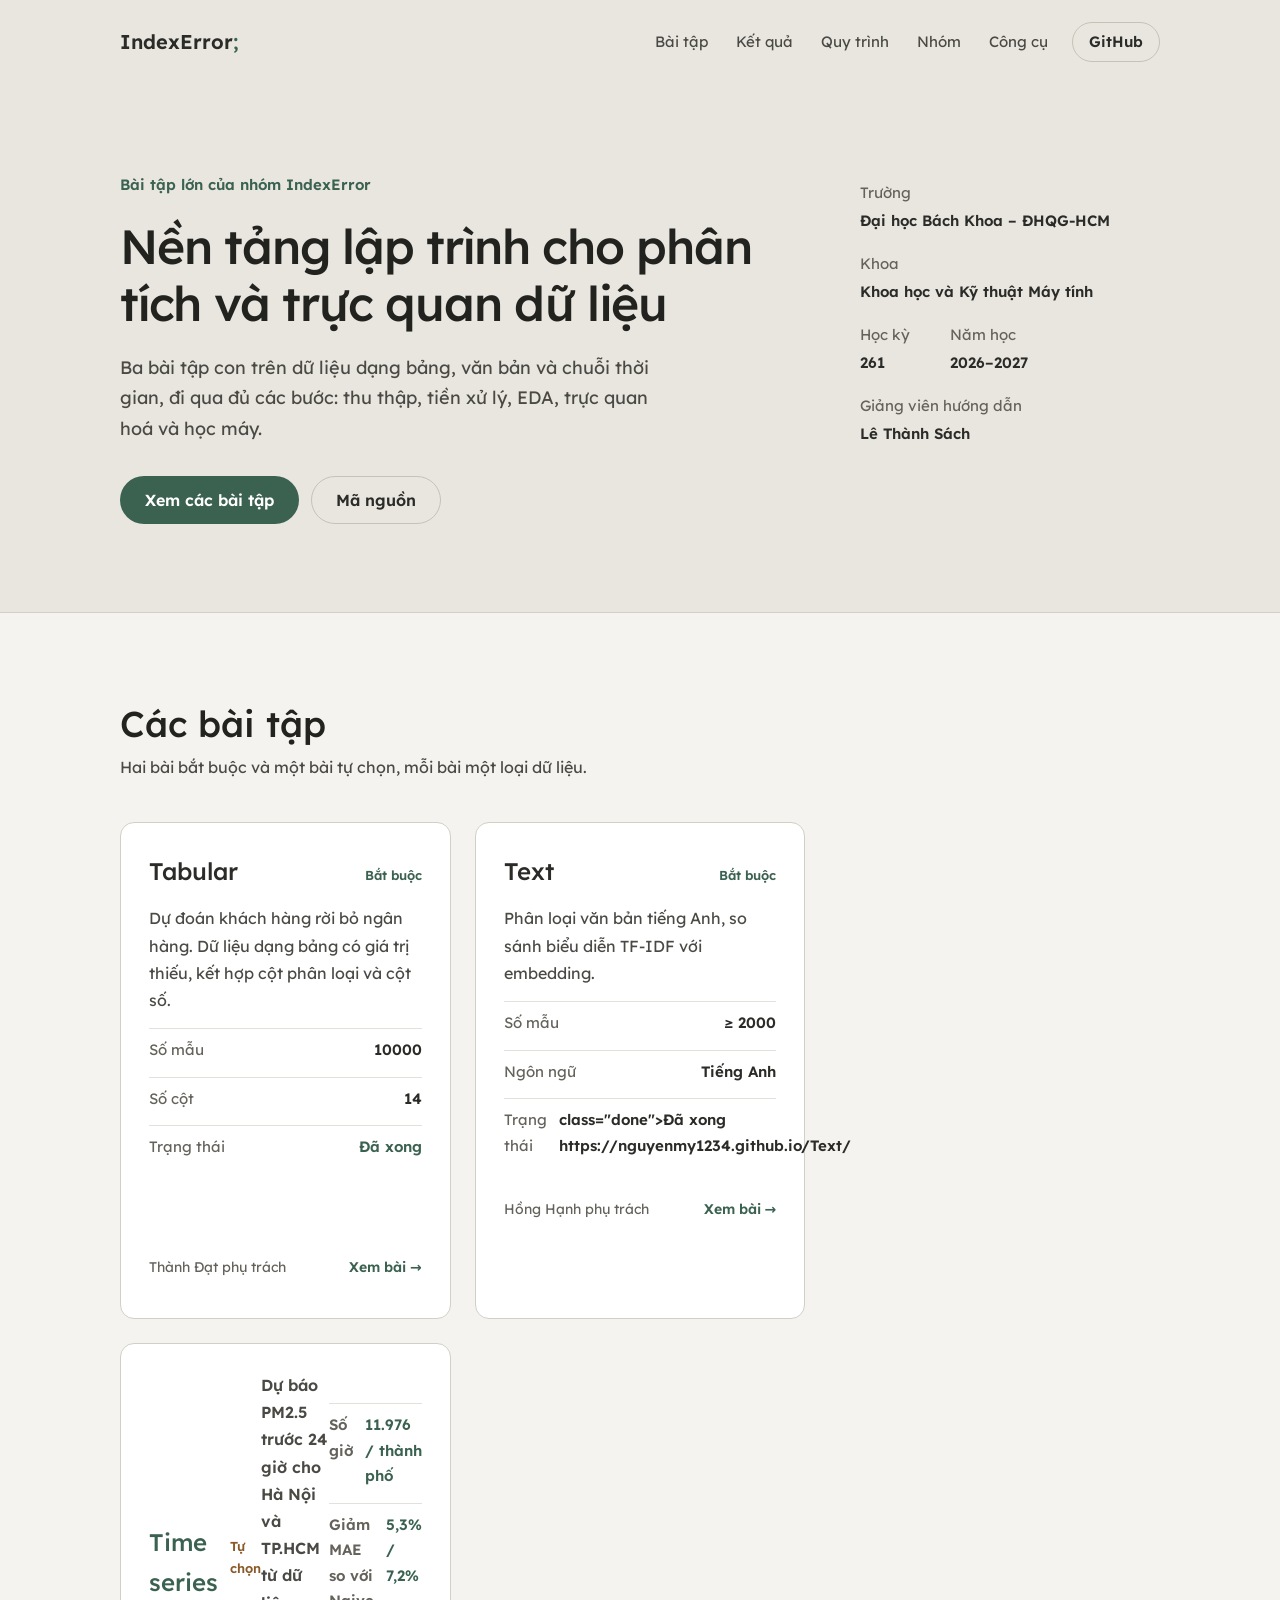
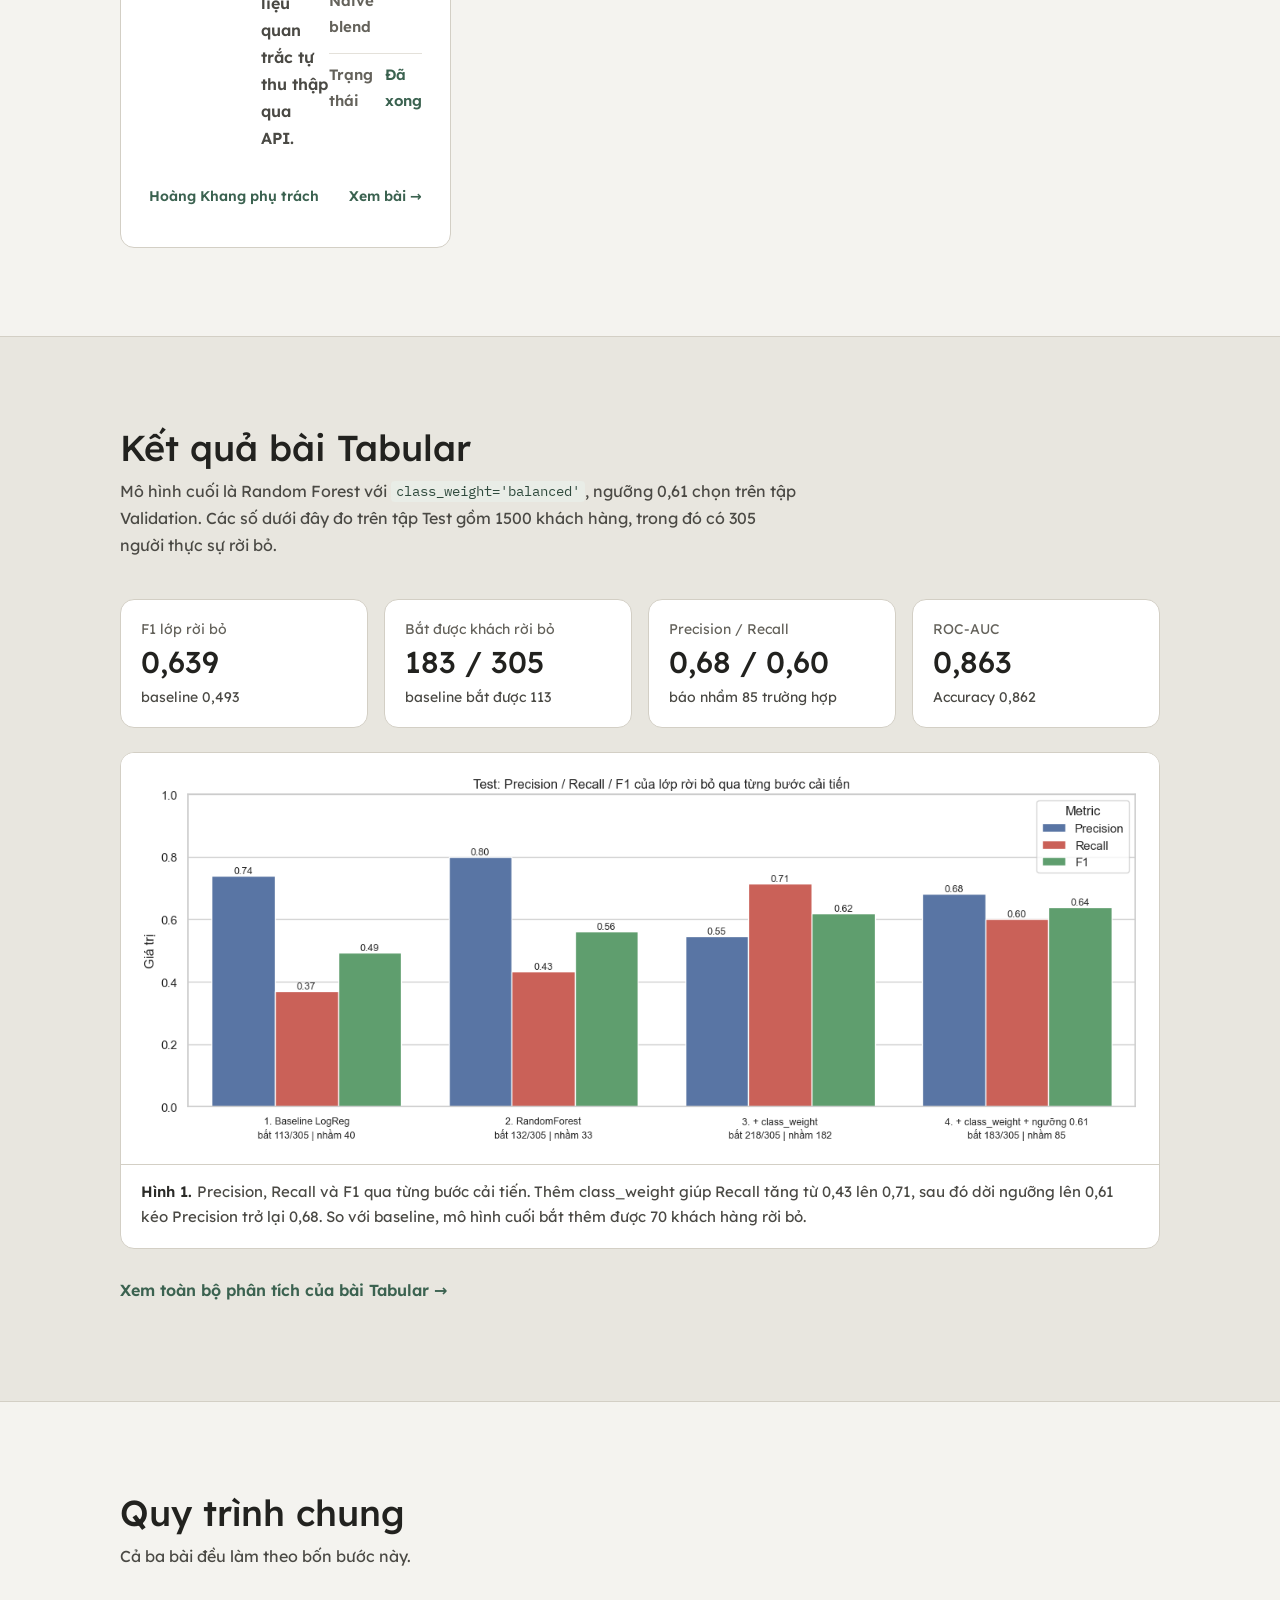
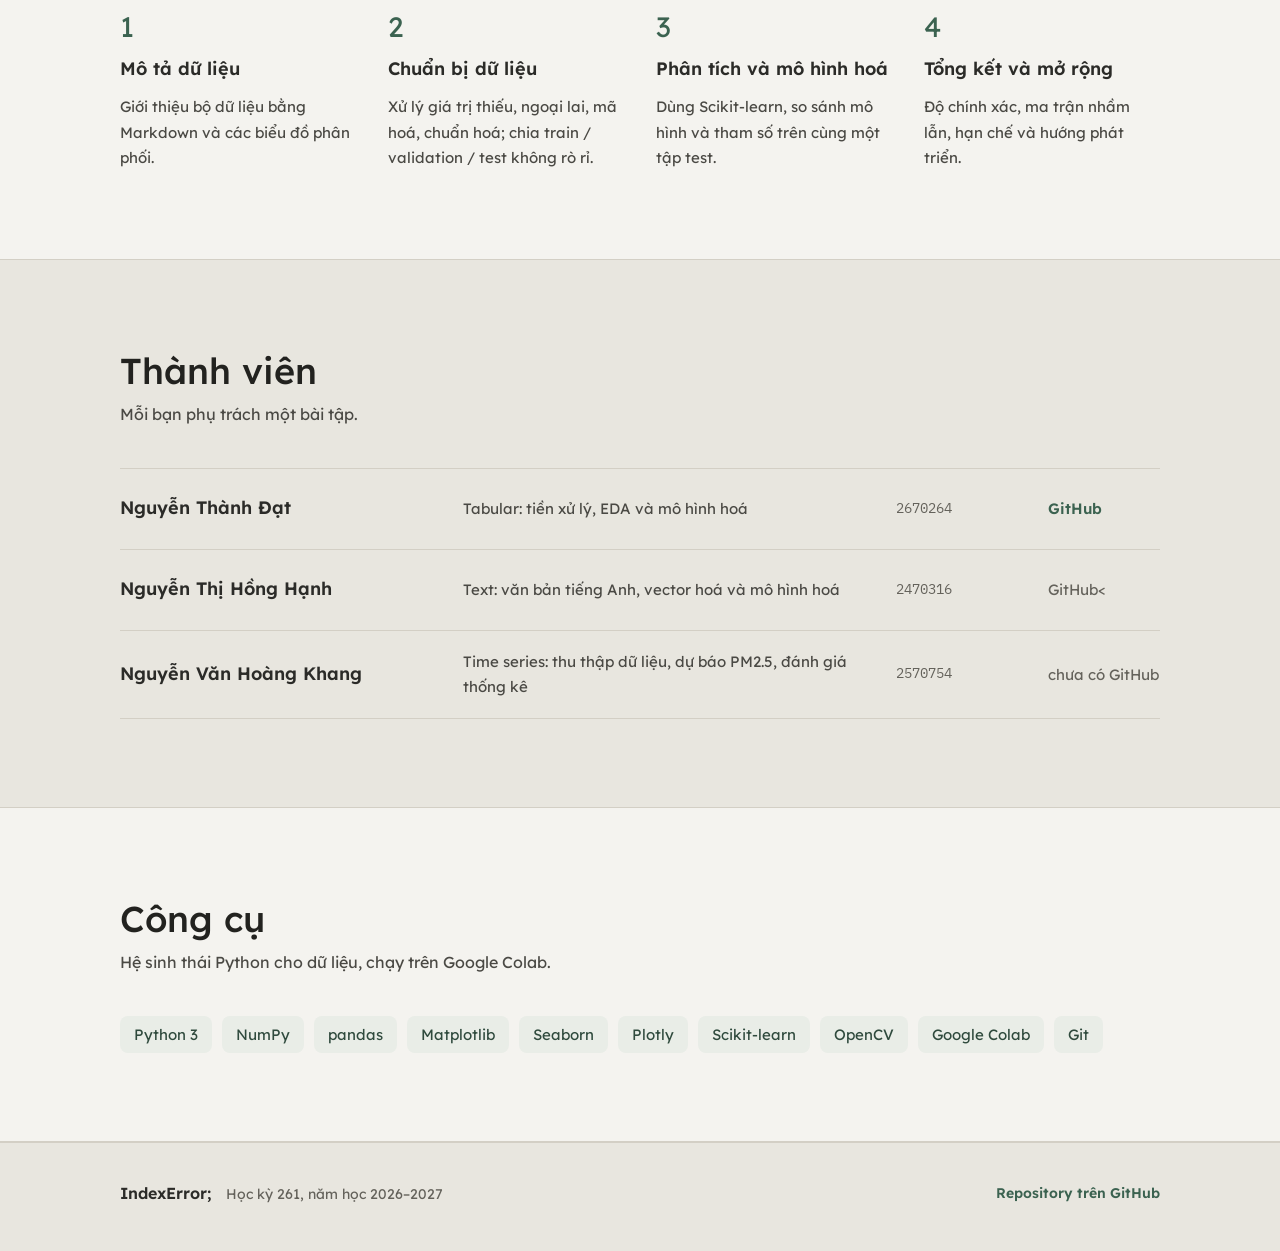
<file: index.html>
<!DOCTYPE html>
<html lang="vi">
<head>
<meta charset="utf-8">
<meta name="viewport" content="width=device-width, initial-scale=1, viewport-fit=cover">
<title>IndexError; | Nền tảng lập trình cho phân tích và trực quan dữ liệu</title>
<meta name="description" content="Bài tập lớn môn Nền tảng lập trình cho phân tích và trực quan dữ liệu của nhóm IndexError, Trường Đại học Bách Khoa – ĐHQG-HCM.">
<link rel="preconnect" href="https://fonts.googleapis.com">
<link rel="preconnect" href="https://fonts.gstatic.com" crossorigin>
<link href="https://fonts.googleapis.com/css2?family=Lexend:wght@400;500;600&family=IBM+Plex+Mono:wght@400;500&display=swap" rel="stylesheet">
<link rel="stylesheet" href="styles.css?v=6">
</head>
<body>
<a class="skip" href="#main">Bỏ qua điều hướng</a>

<header class="topbar">
  <div class="container">
    <a class="brand" href="index.html">IndexError<span>;</span></a>
    <nav class="nav" aria-label="Điều hướng chính">
      <a href="#bai-tap">Bài tập</a>
      <a href="#ket-qua">Kết quả</a>
      <a href="#quy-trinh">Quy trình</a>
      <a href="#nhom">Nhóm</a>
      <a href="#cong-cu">Công cụ</a>
      <a class="gh" href="https://github.com/kuromine19/IndexError-DataViz" rel="noopener">GitHub</a>
    </nav>
  </div>
</header>

<section class="hero" id="top">
  <div class="container hero-grid">
    <div class="hero-main">
      <p class="eyebrow">Bài tập lớn của nhóm IndexError</p>
      <h1>Nền tảng lập trình cho phân tích và trực quan dữ liệu</h1>
      <p class="lede">Ba bài tập con trên dữ liệu dạng bảng, văn bản và chuỗi thời gian, đi qua đủ các bước: thu thập, tiền xử lý, EDA, trực quan hoá và học máy.</p>
      <div class="actions">
        <a class="btn btn-primary" href="#bai-tap">Xem các bài tập</a>
        <a class="btn btn-ghost" href="https://github.com/kuromine19/IndexError-DataViz" rel="noopener">Mã nguồn</a>
      </div>
    </div>

    <div class="info">
      <dl>
        <div><dt>Trường</dt><dd>Đại học Bách Khoa – ĐHQG-HCM</dd></div>
        <div><dt>Khoa</dt><dd>Khoa học và Kỹ thuật Máy tính</dd></div>
        <div class="pair">
          <div><dt>Học kỳ</dt><dd>261</dd></div>
          <div><dt>Năm học</dt><dd>2026–2027</dd></div>
        </div>
        <div><dt>Giảng viên hướng dẫn</dt><dd>Lê Thành Sách</dd></div>
      </dl>
    </div>
  </div>
</section>

<main id="main">
  <section class="section band" id="bai-tap" aria-labelledby="h-bai-tap">
    <div class="container">
      <div class="section-head">
        <h2 id="h-bai-tap">Các bài tập</h2>
        <p>Hai bài bắt buộc và một bài tự chọn, mỗi bài một loại dữ liệu.</p>
      </div>

      <div class="grid">
        <article class="card">
          <div class="card-top"><h3>Tabular</h3><span class="kicker">Bắt buộc</span></div>
          <p>Dự đoán khách hàng rời bỏ ngân hàng. Dữ liệu dạng bảng có giá trị thiếu, kết hợp cột phân loại và cột số.</p>
          <ul class="rows">
            <li><span>Số mẫu</span><span>10000</span></li>
            <li><span>Số cột</span><span>14</span></li>
            <li><span>Trạng thái</span><span class="done">Đã xong</span></li>
          </ul>
          <div class="card-foot">
            <span>Thành Đạt phụ trách</span>
            <a class="go" href="tabular.html">Xem bài →</a>
          </div>
        </article>

        <article class="card">
          <div class="card-top"><h3>Text</h3><span class="kicker">Bắt buộc</span></div>
          <p>Phân loại văn bản tiếng Anh, so sánh biểu diễn TF-IDF với embedding.</p>
          <ul class="rows">
            <li><span>Số mẫu</span><span>≥ 2000</span></li>
            <li><span>Ngôn ngữ</span><span>Tiếng Anh</span></li>
            <li><span>Trạng thái</span><span>class="done">Đã xong https://nguyenmy1234.github.io/Text/</span></li> 
          </ul>
          <div class="card-foot">
            <span>Hồng Hạnh phụ trách</span>
            <a class="go" href="https://nguyenmy1234.github.io/Text/">Xem bài →<href="/https://nguyenmy1234.github.io/Text/>
          </div>
        </article>

        <article class="card">
          <div class="card-top"><h3>Time series</h3><span class="kicker warm">Tự chọn</span></div>
          <p>Dự báo PM2.5 trước 24 giờ cho Hà Nội và TP.HCM từ dữ liệu quan trắc tự thu thập qua API.</p>
          <ul class="rows">
            <li><span>Số giờ</span><span>11.976 / thành phố</span></li>
            <li><span>Giảm MAE so với Naive blend</span><span>5,3% / 7,2%</span></li>
            <li><span>Trạng thái</span><span class="done">Đã xong</span></li>
          </ul>
          <div class="card-foot">
            <span>Hoàng Khang phụ trách</span>
            <a class="go" href="timeseries.html">Xem bài →</a>
          </div>
        </article>
      </div>
    </div>
  </section>

  <section class="section" id="ket-qua" aria-labelledby="h-ket-qua">
    <div class="container">
      <div class="section-head">
        <h2 id="h-ket-qua">Kết quả bài Tabular</h2>
        <p>Mô hình cuối là Random Forest với <code>class_weight='balanced'</code>, ngưỡng 0,61 chọn trên tập Validation. Các số dưới đây đo trên tập Test gồm 1500 khách hàng, trong đó có 305 người thực sự rời bỏ.</p>
      </div>

      <dl class="kpis">
        <div class="kpi"><dt>F1 lớp rời bỏ</dt><dd><span class="v">0,639</span><span class="d">baseline 0,493</span></dd></div>
        <div class="kpi"><dt>Bắt được khách rời bỏ</dt><dd><span class="v">183 / 305</span><span class="d">baseline bắt được 113</span></dd></div>
        <div class="kpi"><dt>Precision / Recall</dt><dd><span class="v">0,68 / 0,60</span><span class="d">báo nhầm 85 trường hợp</span></dd></div>
        <div class="kpi"><dt>ROC-AUC</dt><dd><span class="v">0,863</span><span class="d">Accuracy 0,862</span></dd></div>
      </dl>

      <figure class="fig" style="margin-top:24px">
        <a class="plate wide" href="assets/tabular/improvement-steps.png"><img src="assets/tabular/improvement-steps.png" width="1284" height="483" loading="lazy" alt="Biểu đồ cột Precision, Recall và F1 của lớp rời bỏ trên tập Test qua bốn bước: baseline Logistic Regression, Random Forest, thêm class_weight, thêm ngưỡng 0,61."></a>
        <figcaption>Precision, Recall và F1 qua từng bước cải tiến. Thêm class_weight giúp Recall tăng từ 0,43 lên 0,71, sau đó dời ngưỡng lên 0,61 kéo Precision trở lại 0,68. So với baseline, mô hình cuối bắt thêm được 70 khách hàng rời bỏ.</figcaption>
      </figure>
      <p style="margin:20px 0 0"><a class="go" href="tabular.html">Xem toàn bộ phân tích của bài Tabular →</a></p>
    </div>
  </section>

  <section class="section band" id="quy-trinh" aria-labelledby="h-quy-trinh">
    <div class="container">
      <div class="section-head">
        <h2 id="h-quy-trinh">Quy trình chung</h2>
        <p>Cả ba bài đều làm theo bốn bước này.</p>
      </div>
      <ol class="steps">
        <li><span class="n">1</span><h3>Mô tả dữ liệu</h3><p>Giới thiệu bộ dữ liệu bằng Markdown và các biểu đồ phân phối.</p></li>
        <li><span class="n">2</span><h3>Chuẩn bị dữ liệu</h3><p>Xử lý giá trị thiếu, ngoại lai, mã hoá, chuẩn hoá; chia train / validation / test không rò rỉ.</p></li>
        <li><span class="n">3</span><h3>Phân tích và mô hình hoá</h3><p>Dùng Scikit-learn, so sánh mô hình và tham số trên cùng một tập test.</p></li>
        <li><span class="n">4</span><h3>Tổng kết và mở rộng</h3><p>Độ chính xác, ma trận nhầm lẫn, hạn chế và hướng phát triển.</p></li>
      </ol>
    </div>
  </section>

  <section class="section" id="nhom" aria-labelledby="h-nhom">
    <div class="container">
      <div class="section-head">
        <h2 id="h-nhom">Thành viên</h2>
        <p>Mỗi bạn phụ trách một bài tập.</p>
      </div>
      <ul class="people">
        <li>
          <span class="name">Nguyễn Thành Đạt</span>
          <span class="role">Tabular: tiền xử lý, EDA và mô hình hoá</span>
          <span class="id">2670264</span>
          <a class="link" href="https://github.com/kuromine19" rel="noopener">GitHub</a>
        </li>
        <li>
          <span class="name">Nguyễn Thị Hồng Hạnh</span>
          <span class="role">Text: văn bản tiếng Anh, vector hoá và mô hình hoá</span>
          <span class="id">2470316</span>
          <span class="link" href="https://nguyenmy1234.github.io/Text/"<rel="noopener">GitHub<
        </li>
        <li>
          <span class="name">Nguyễn Văn Hoàng Khang</span>
          <span class="role">Time series: thu thập dữ liệu, dự báo PM2.5, đánh giá thống kê</span>
          <span class="id">2570754</span>
          <span class="link">chưa có GitHub</span>
        </li>
      </ul>
    </div>
  </section>

  <section class="section band" id="cong-cu" aria-labelledby="h-cong-cu">
    <div class="container">
      <div class="section-head">
        <h2 id="h-cong-cu">Công cụ</h2>
        <p>Hệ sinh thái Python cho dữ liệu, chạy trên Google Colab.</p>
      </div>
      <ul class="stack">
        <li>Python 3</li><li>NumPy</li><li>pandas</li><li>Matplotlib</li><li>Seaborn</li>
        <li>Plotly</li><li>Scikit-learn</li><li>OpenCV</li><li>Google Colab</li><li>Git</li>
      </ul>
    </div>
  </section>
</main>

<footer class="footer">
  <div class="container">
    <span class="foot-meta"><span class="brand">IndexError;</span><span>Học kỳ 261, năm học 2026–2027</span></span>
    <a class="btn" href="https://github.com/kuromine19/IndexError-DataViz" rel="noopener">Repository trên GitHub</a>
  </div>
</footer>
</body>
</html>
</file>
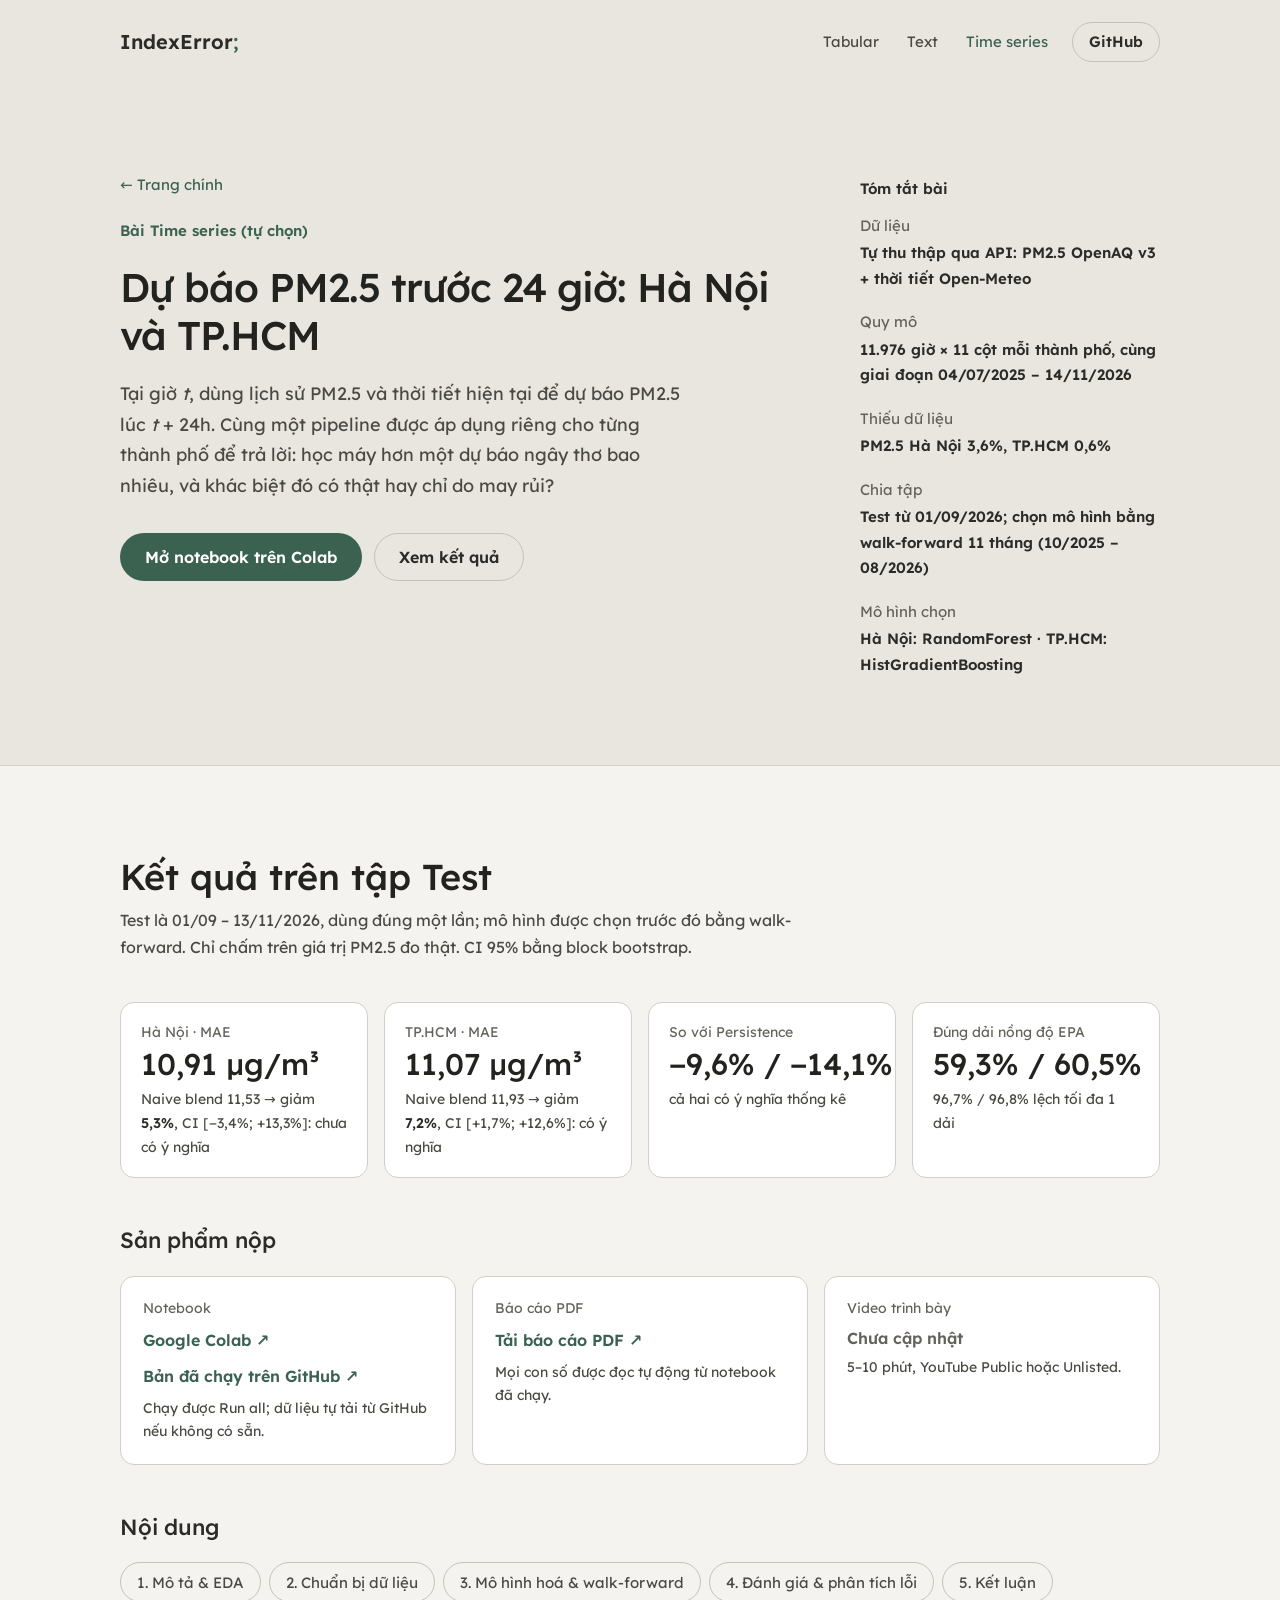
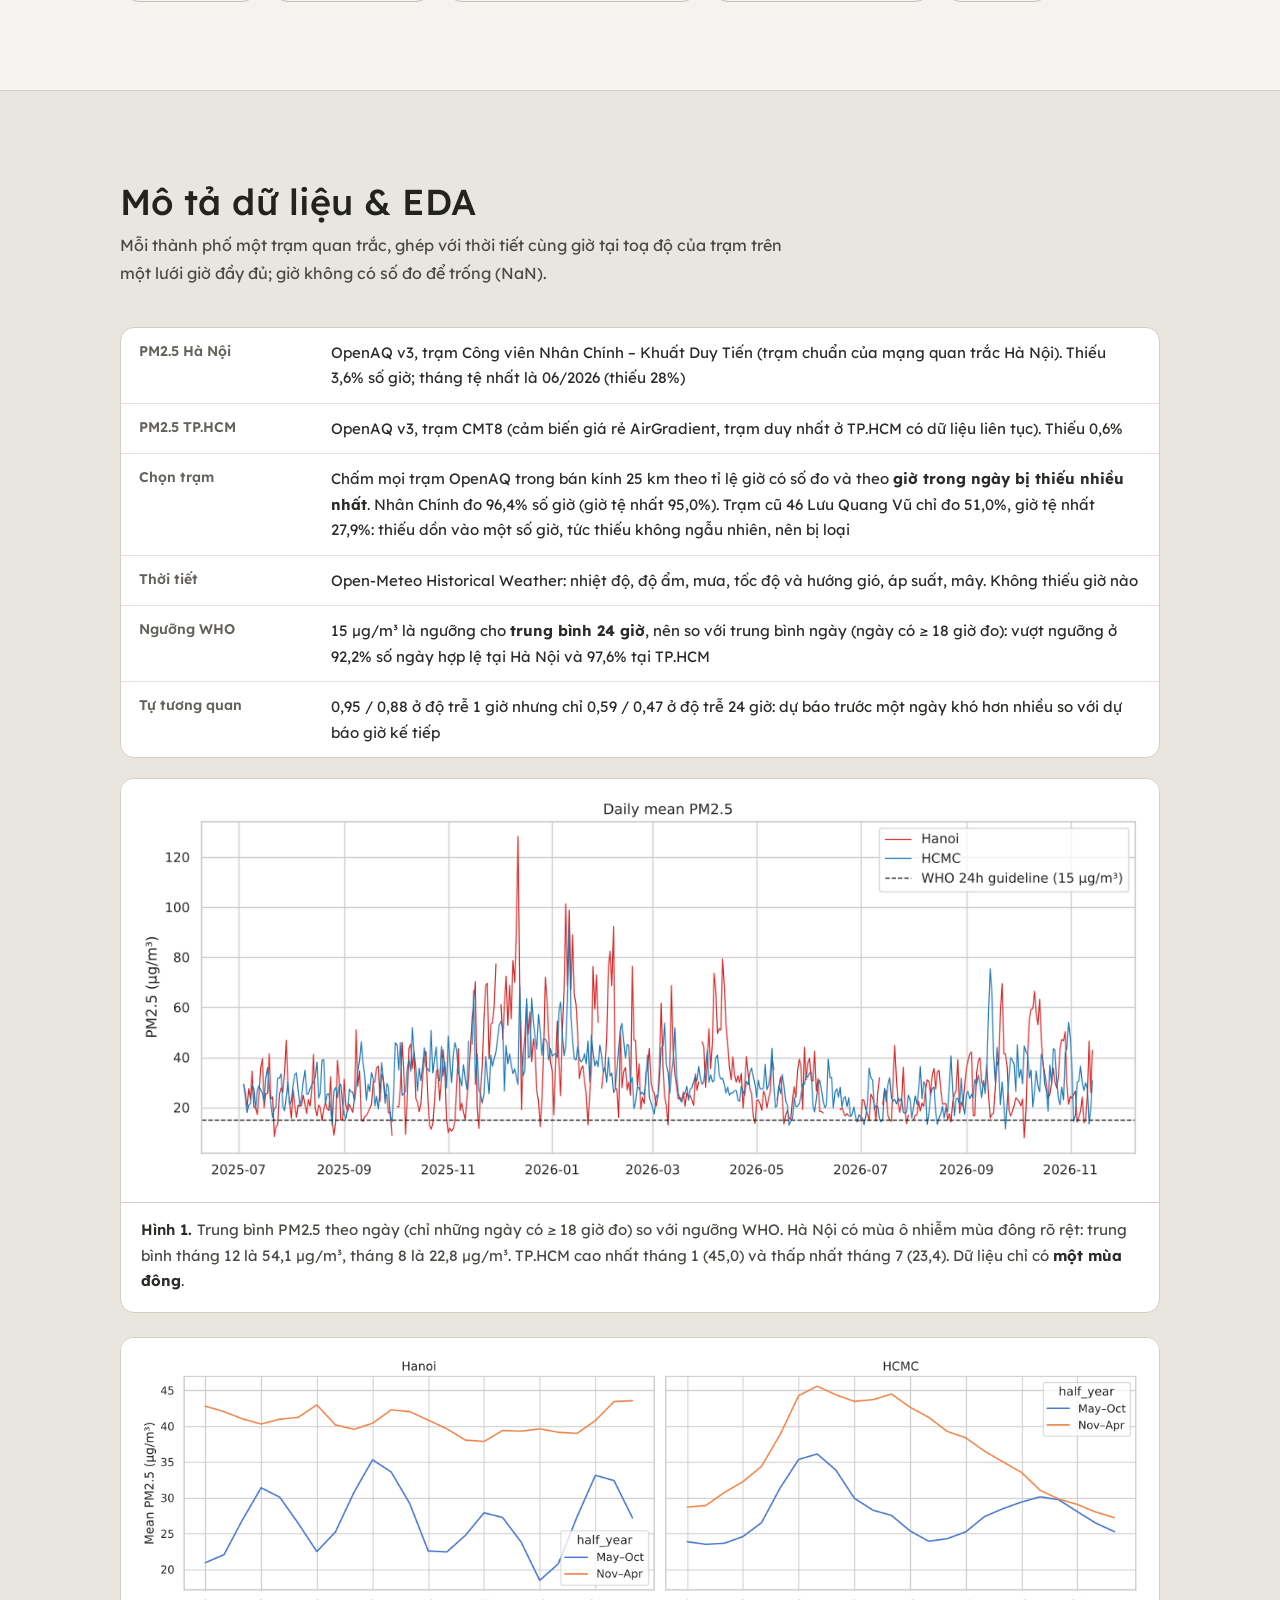
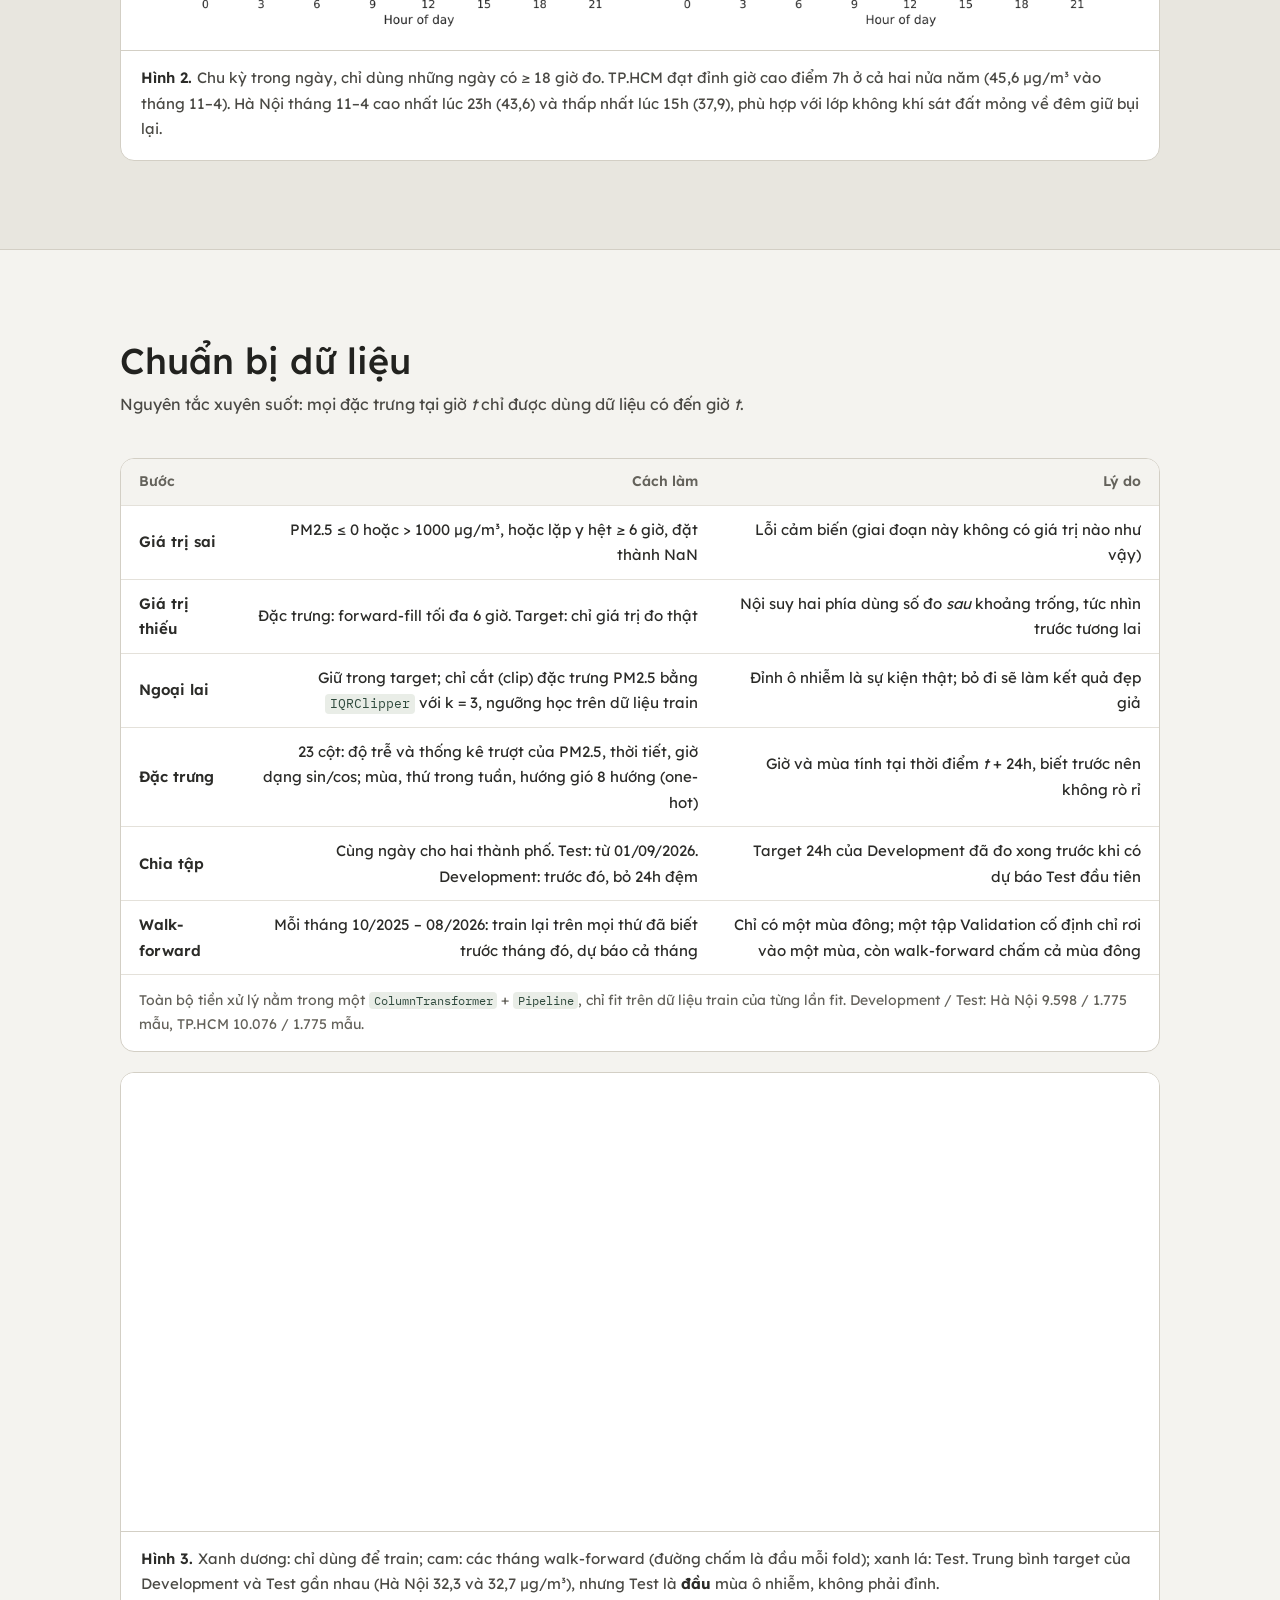
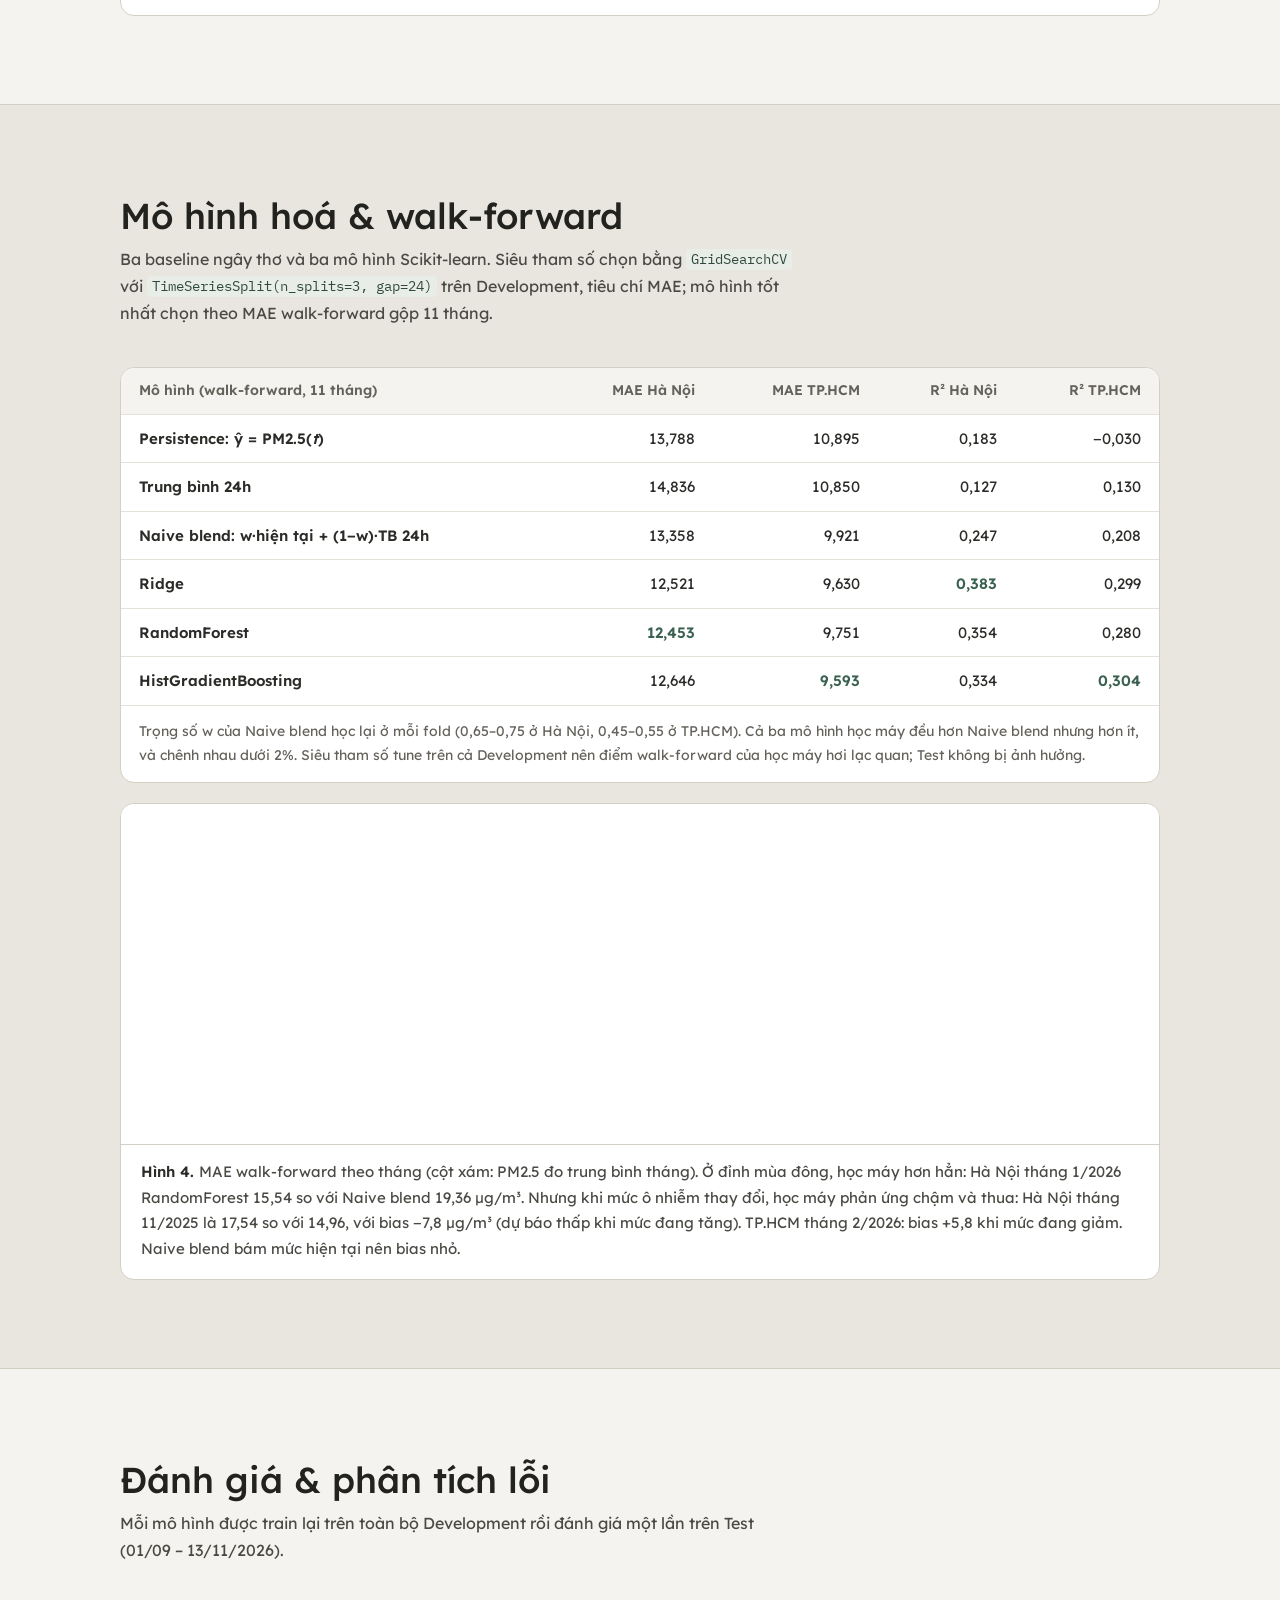
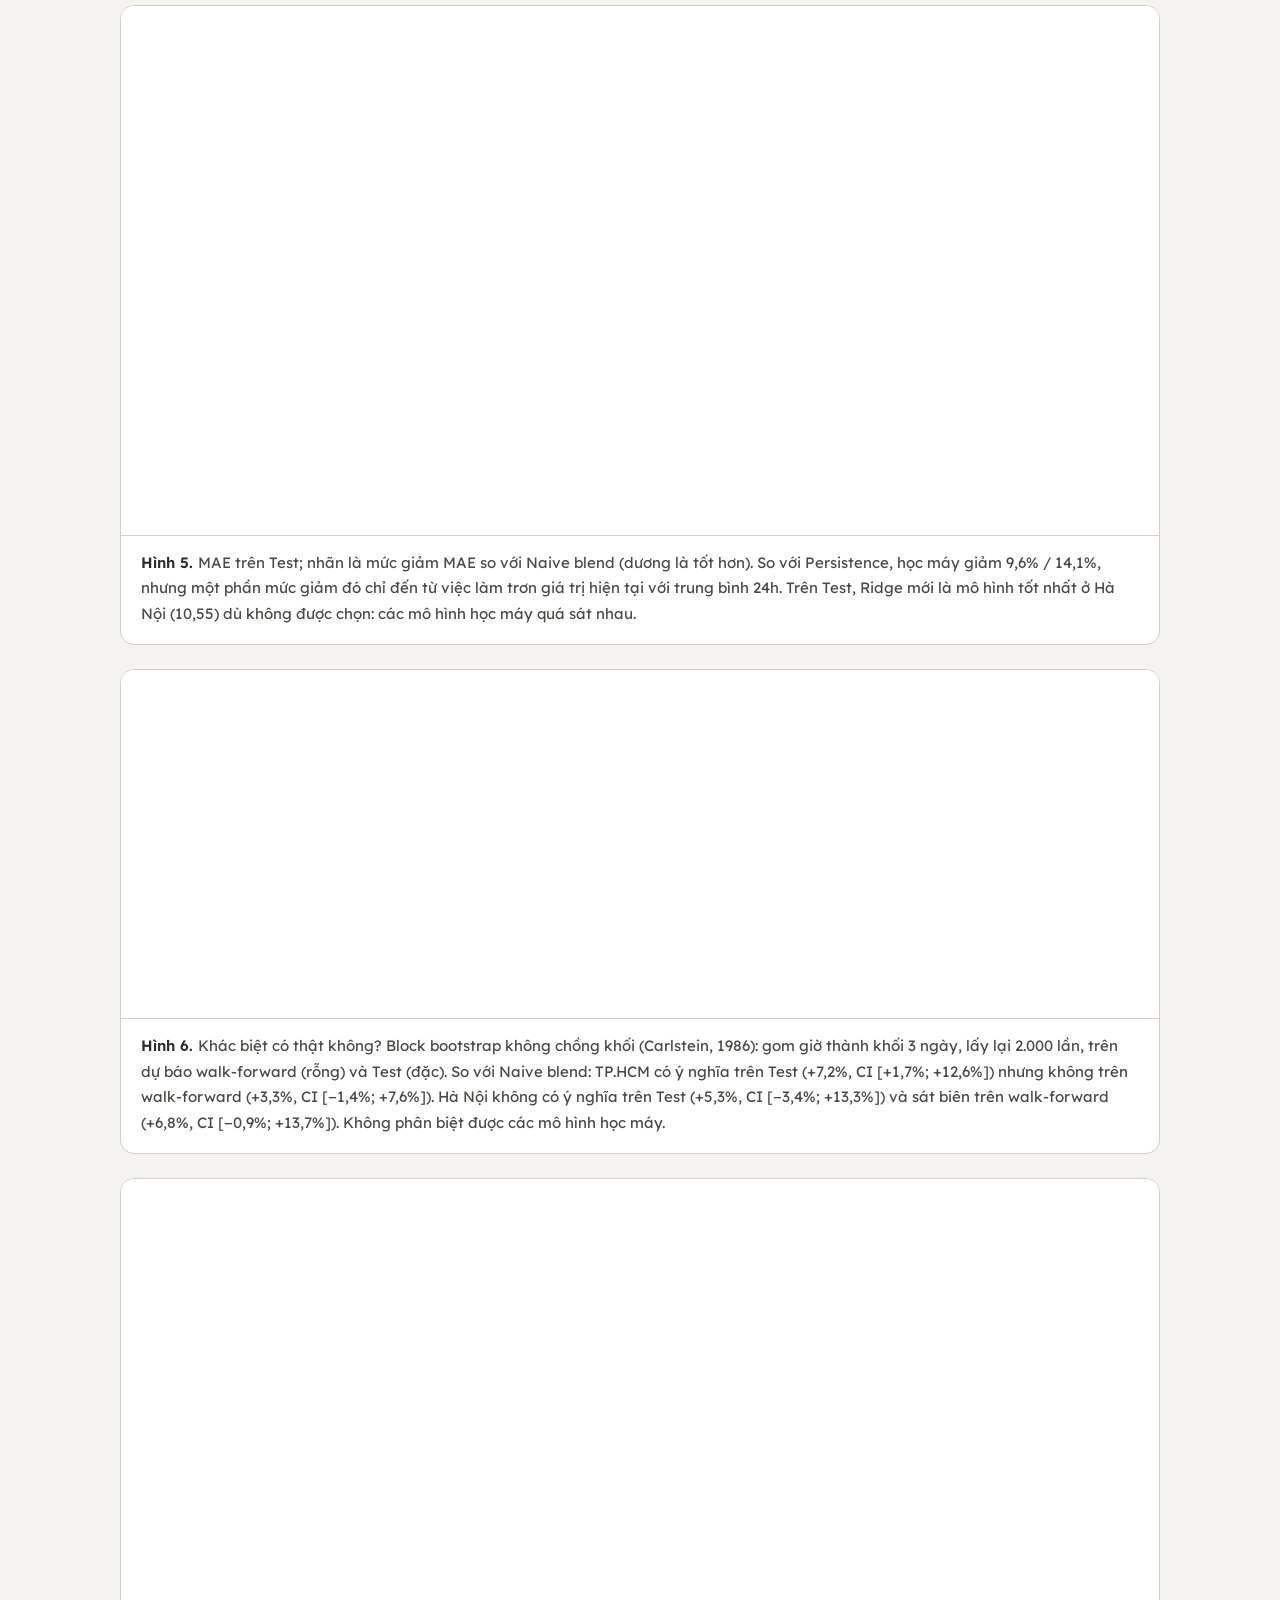
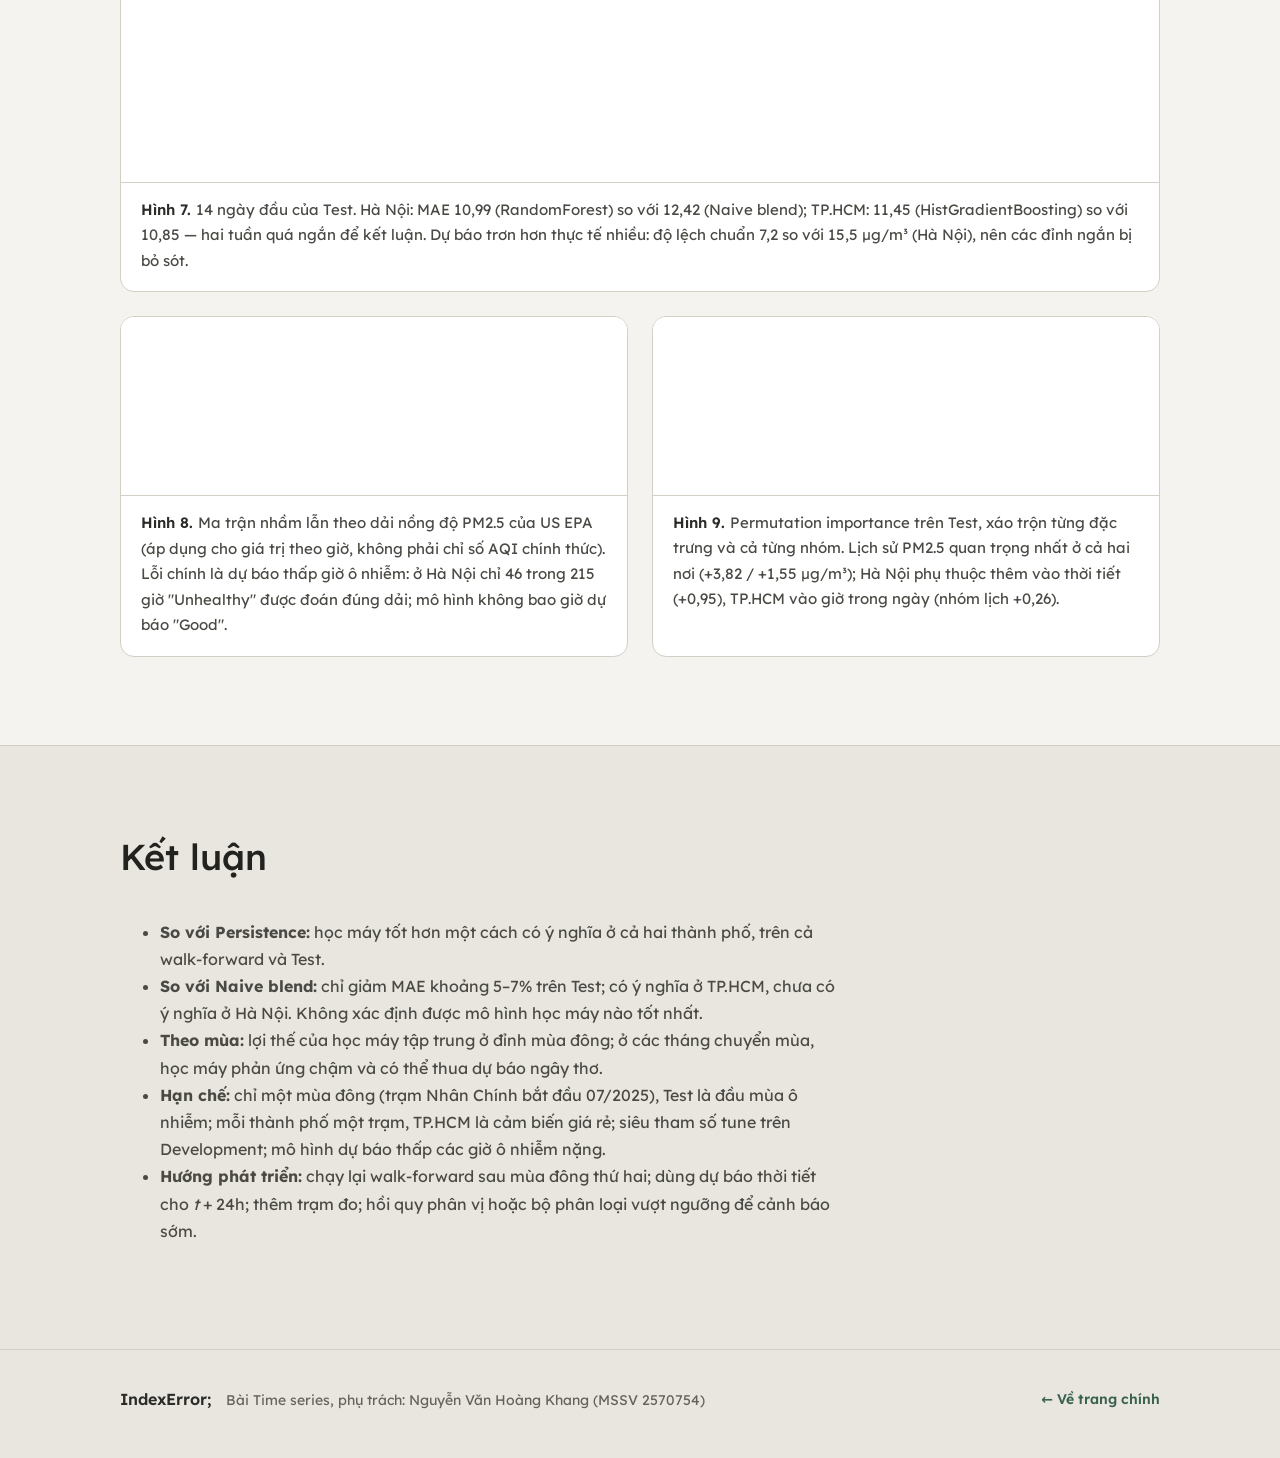
<file: image.html>
<!DOCTYPE html>
<html lang="vi">
<head>
<meta charset="utf-8">
<meta name="viewport" content="width=device-width, initial-scale=1">
<title>Chuyển sang bài Time series | IndexError;</title>
<meta http-equiv="refresh" content="0; url=timeseries.html">
<link rel="canonical" href="timeseries.html">
<link rel="stylesheet" href="styles.css?v=6">
</head>
<body>
<main class="section"><div class="container">
  <p>Bài tự chọn của nhóm là <b>Time series</b>. Nếu trình duyệt không tự chuyển, mở <a href="timeseries.html">trang bài Time series</a>.</p>
</div></main>
</body>
</html>
</file>
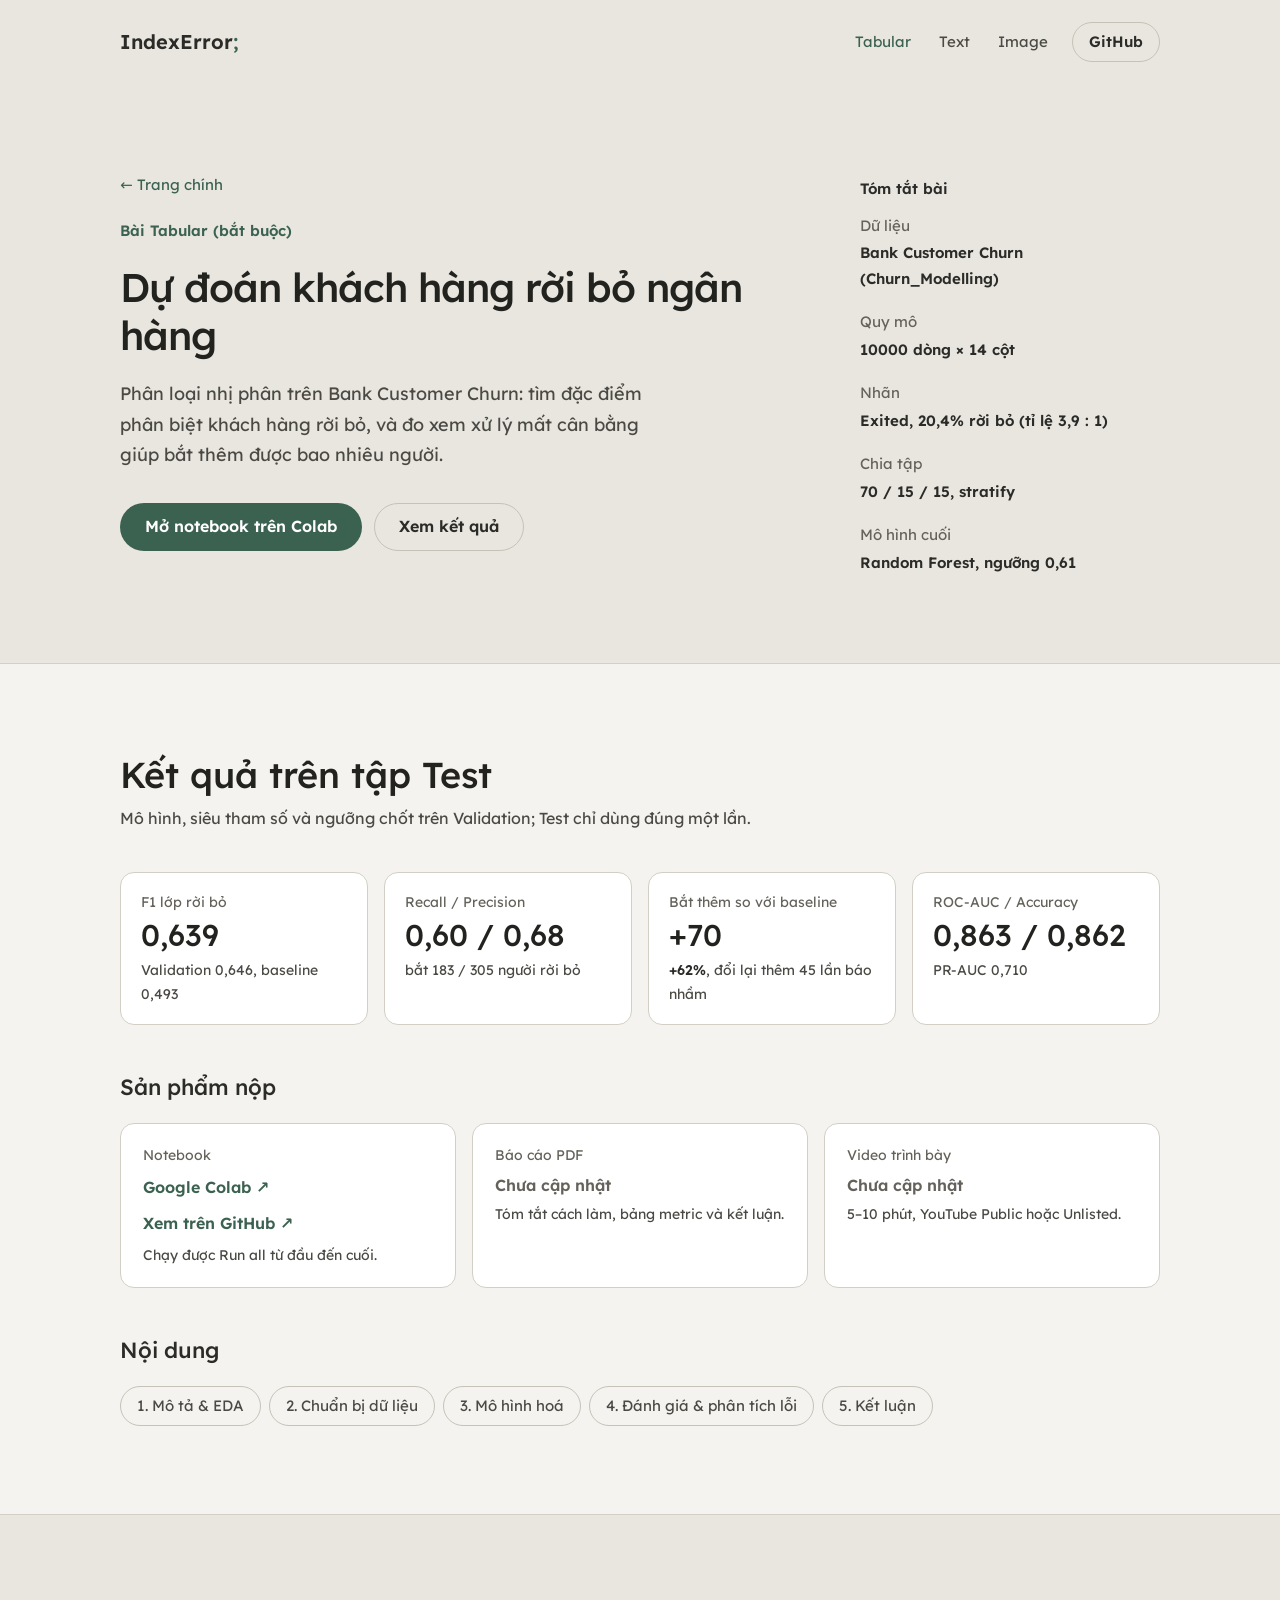
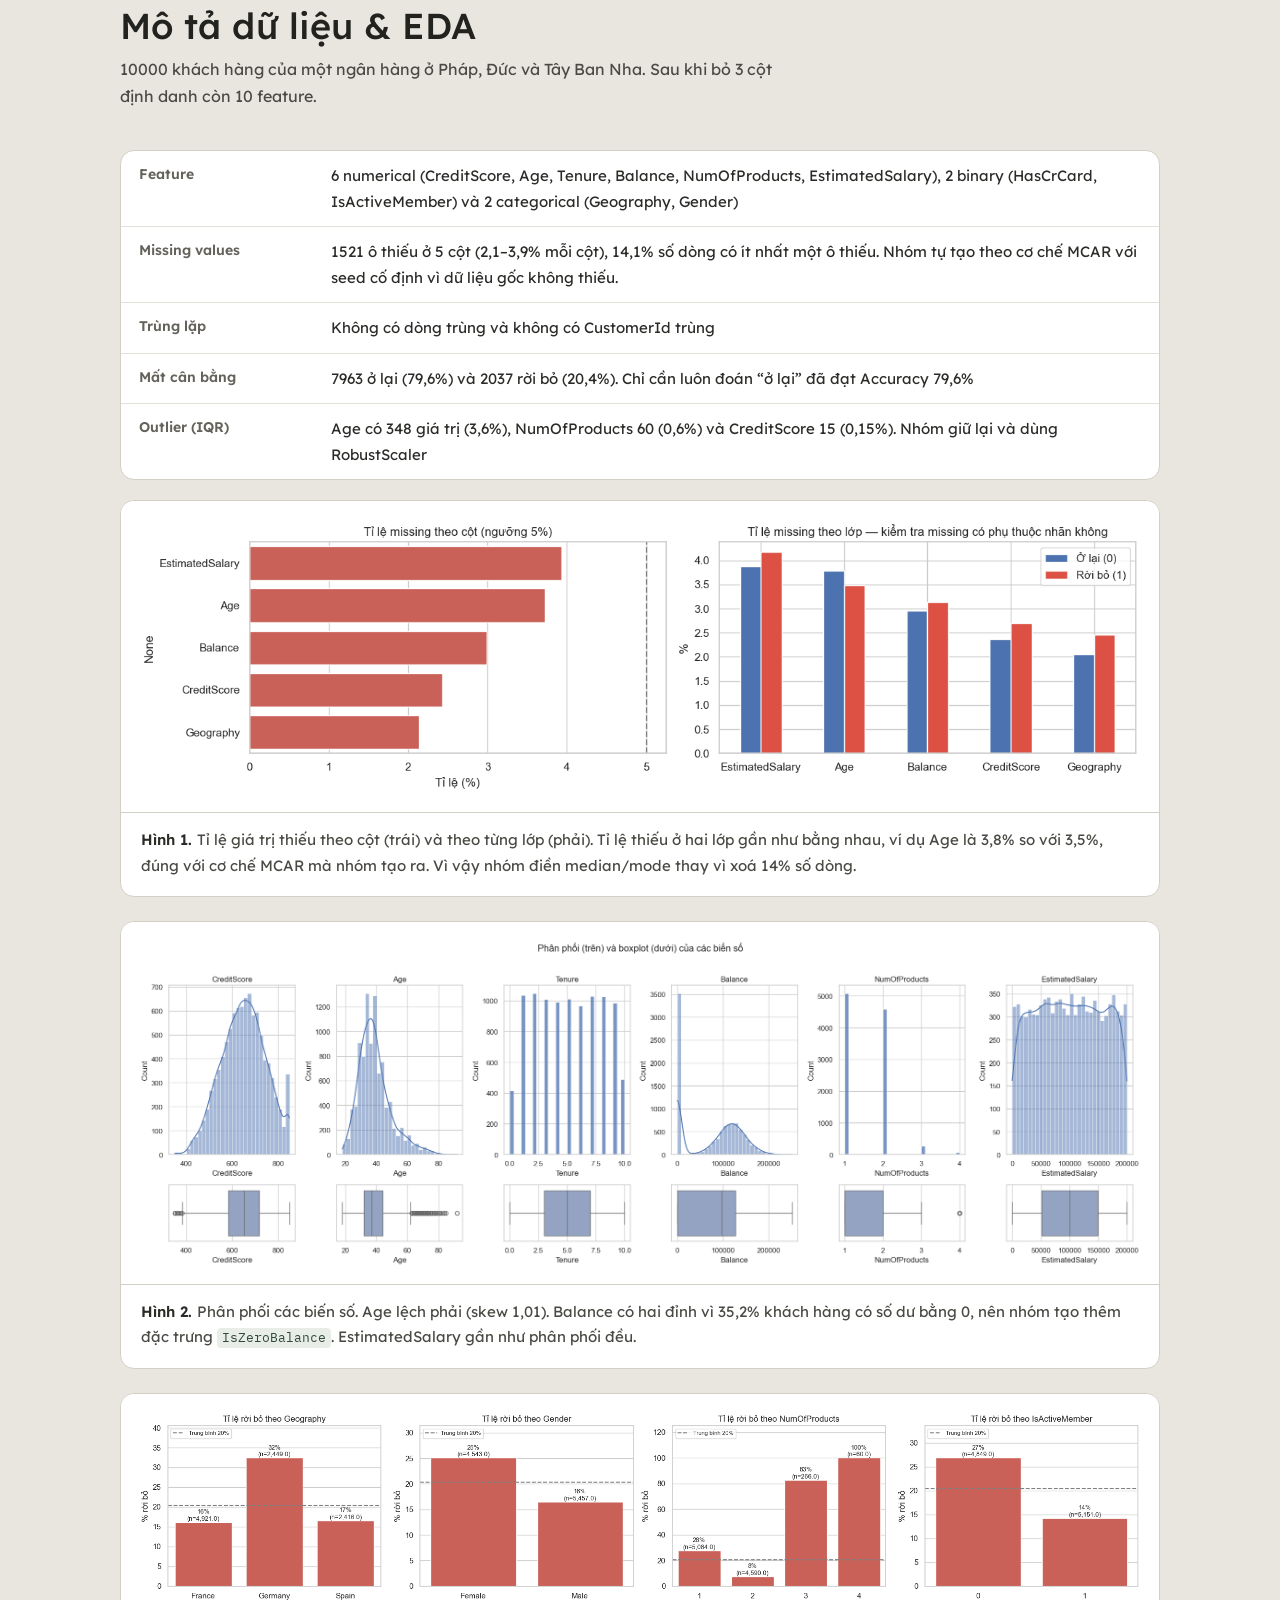
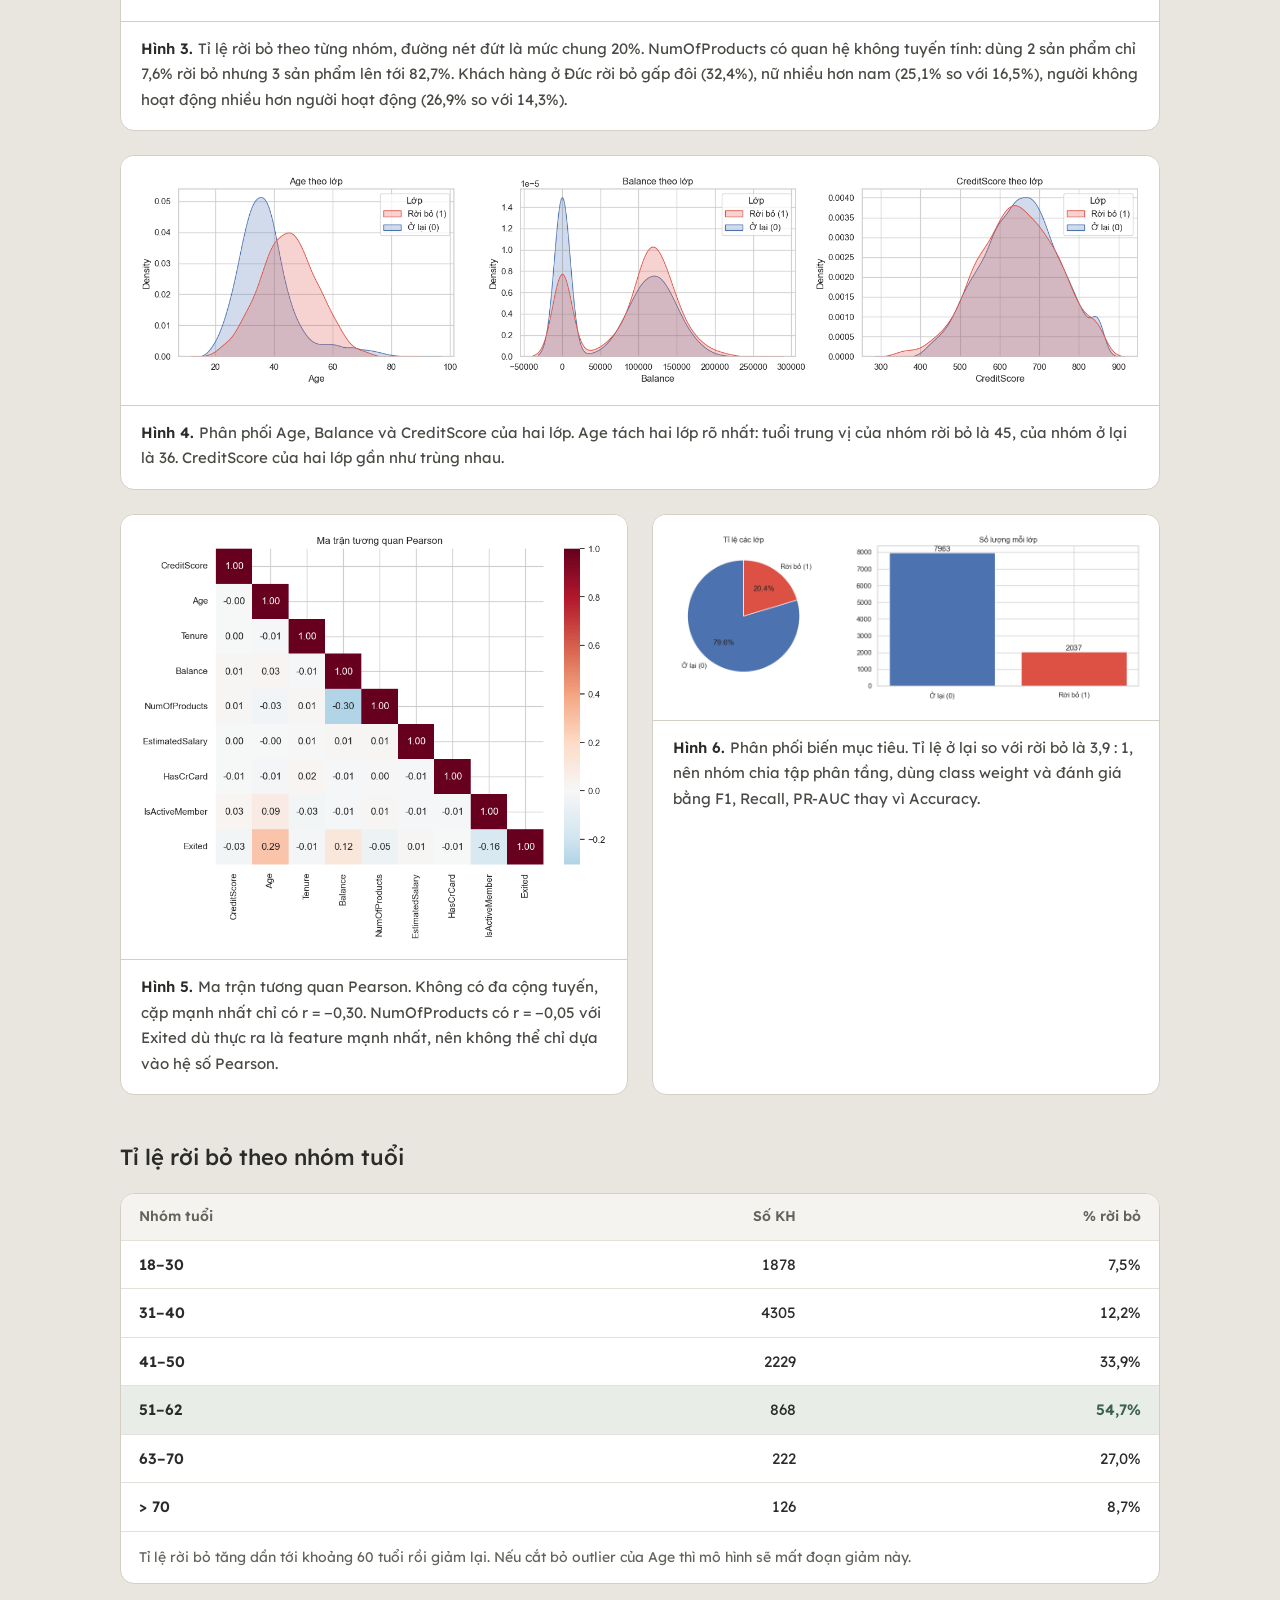
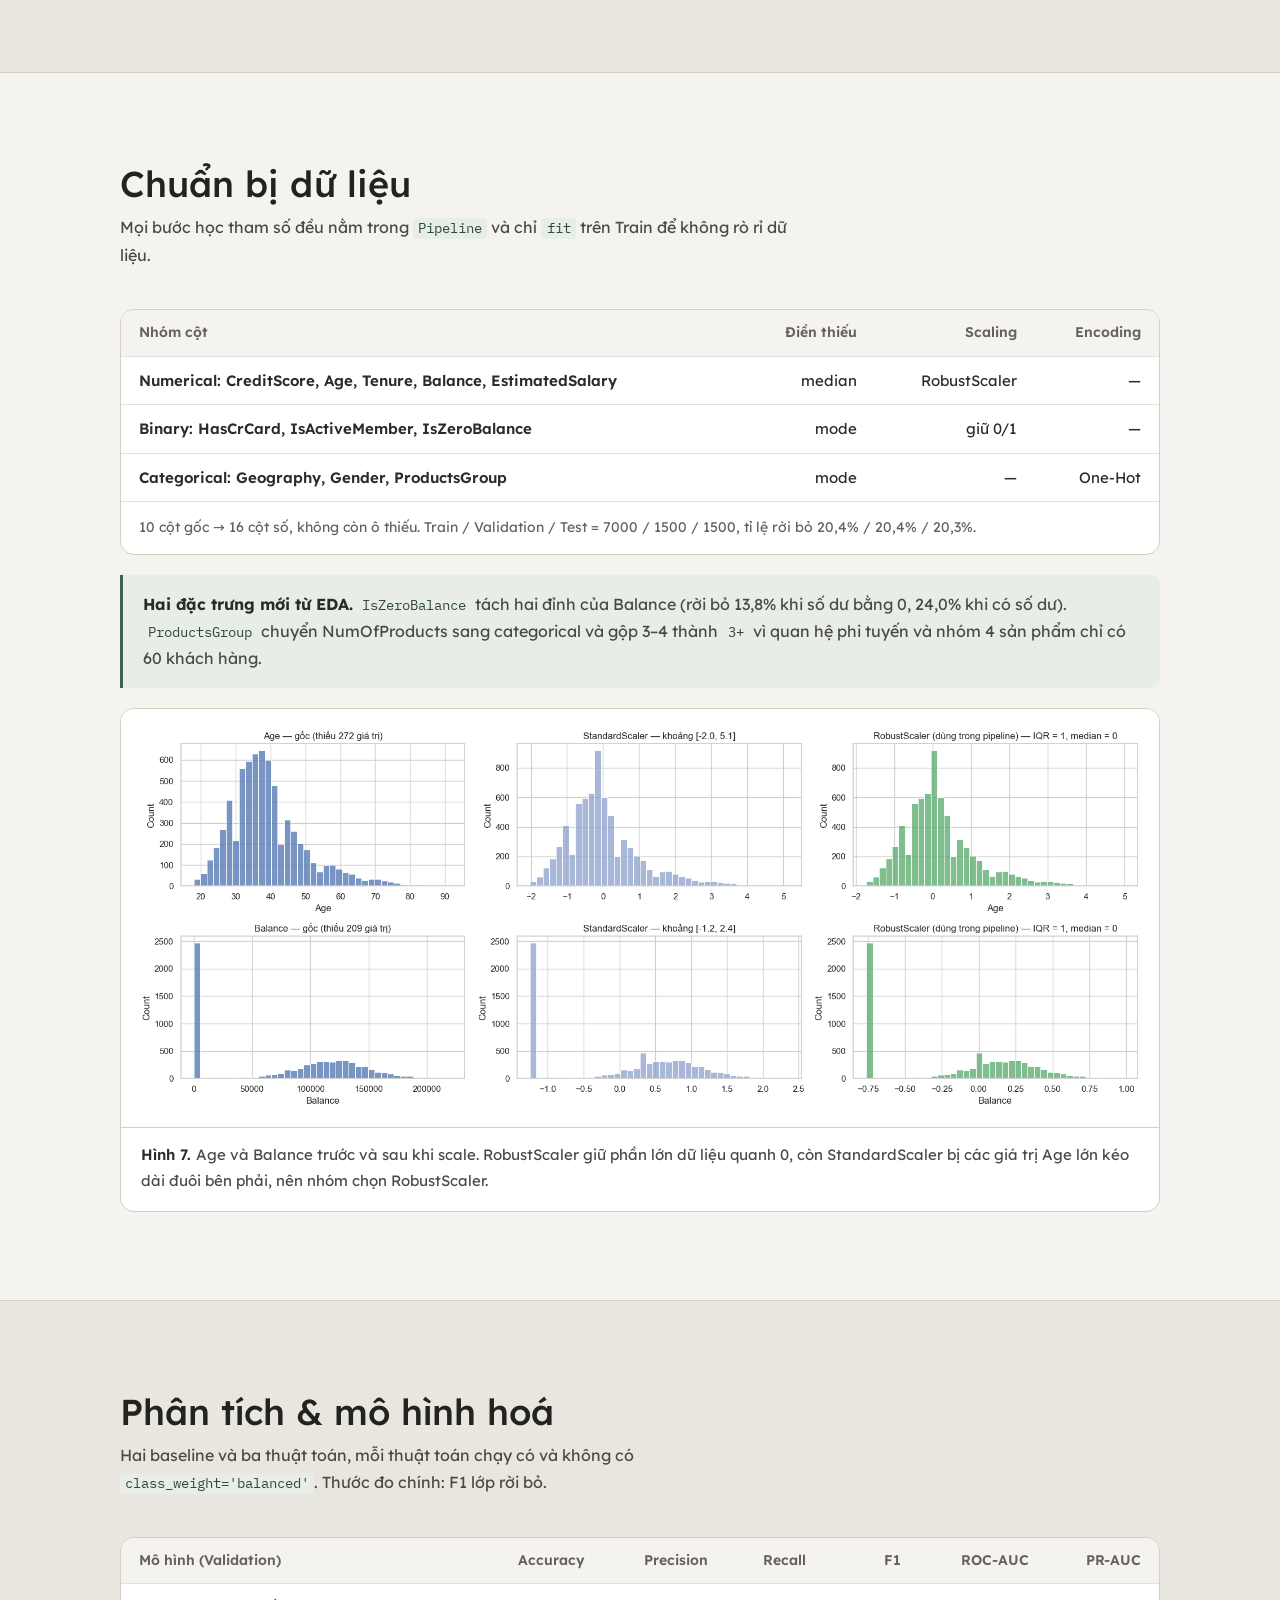
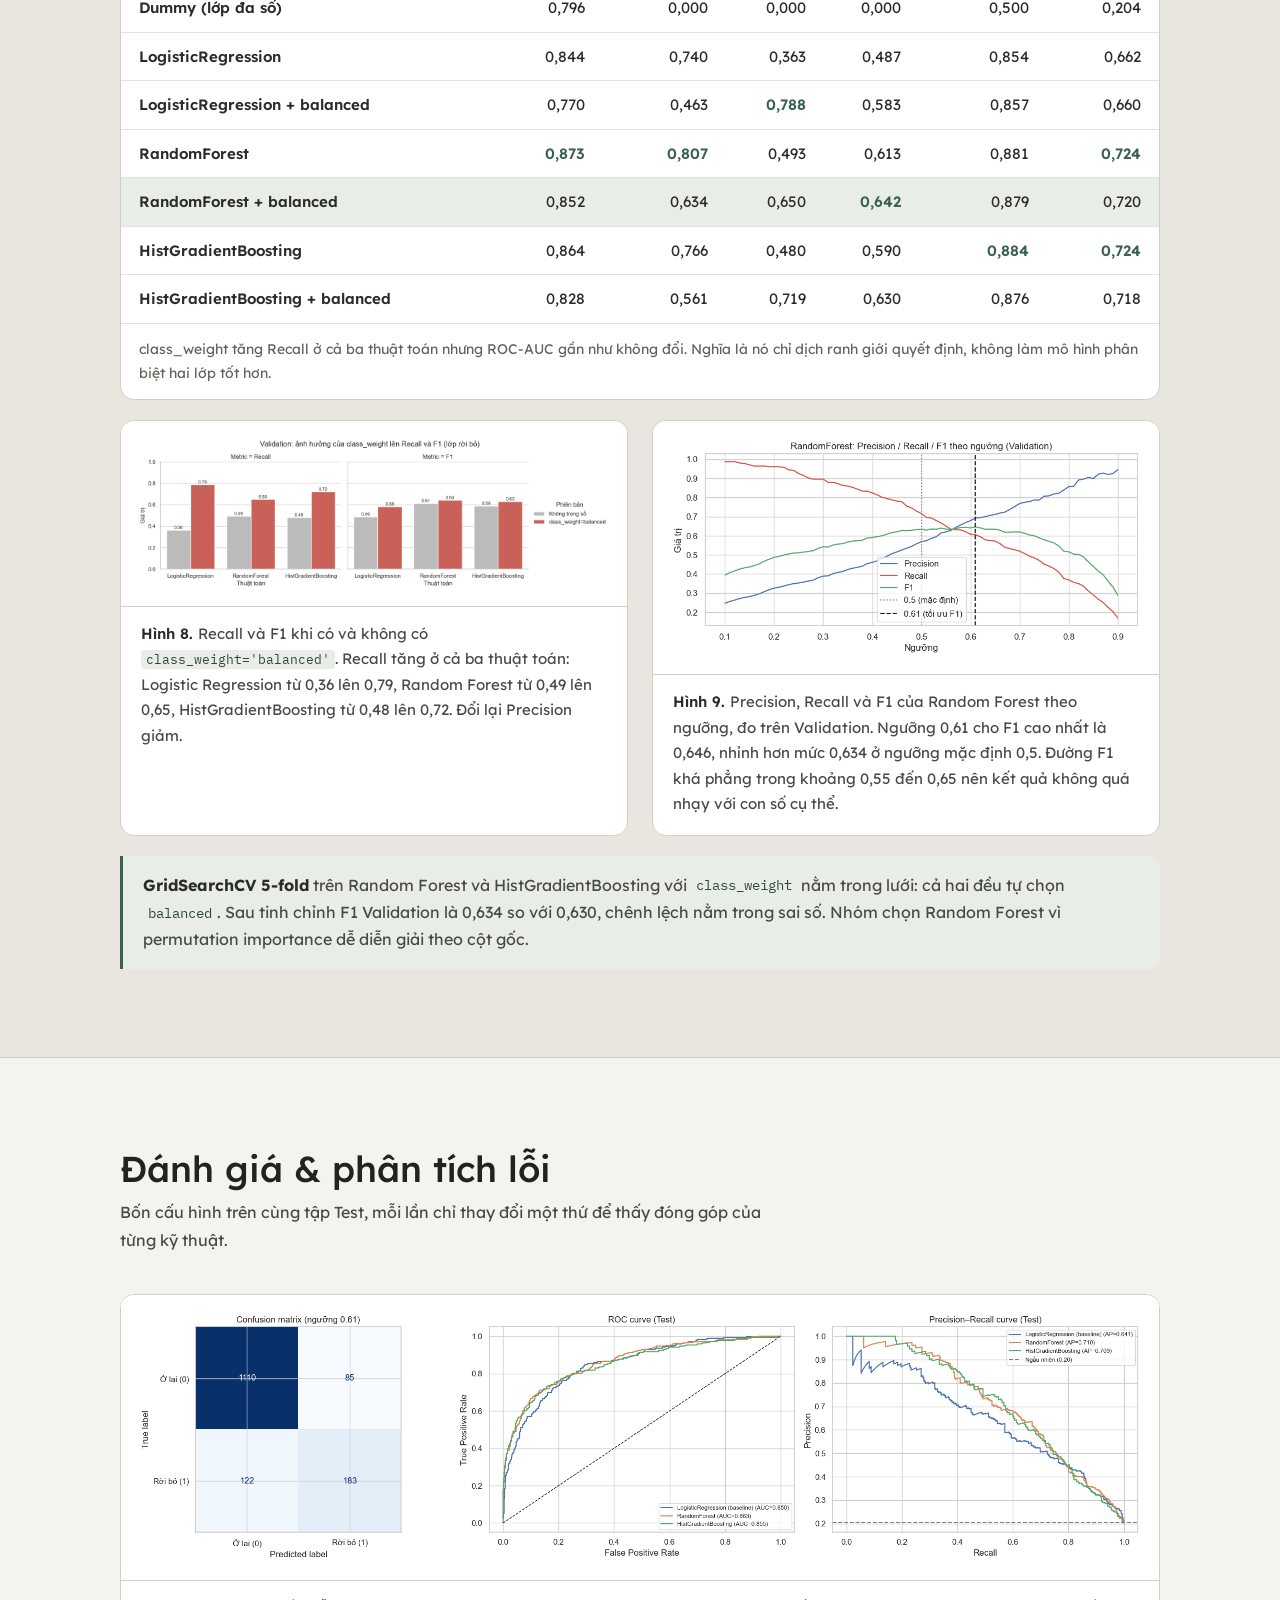
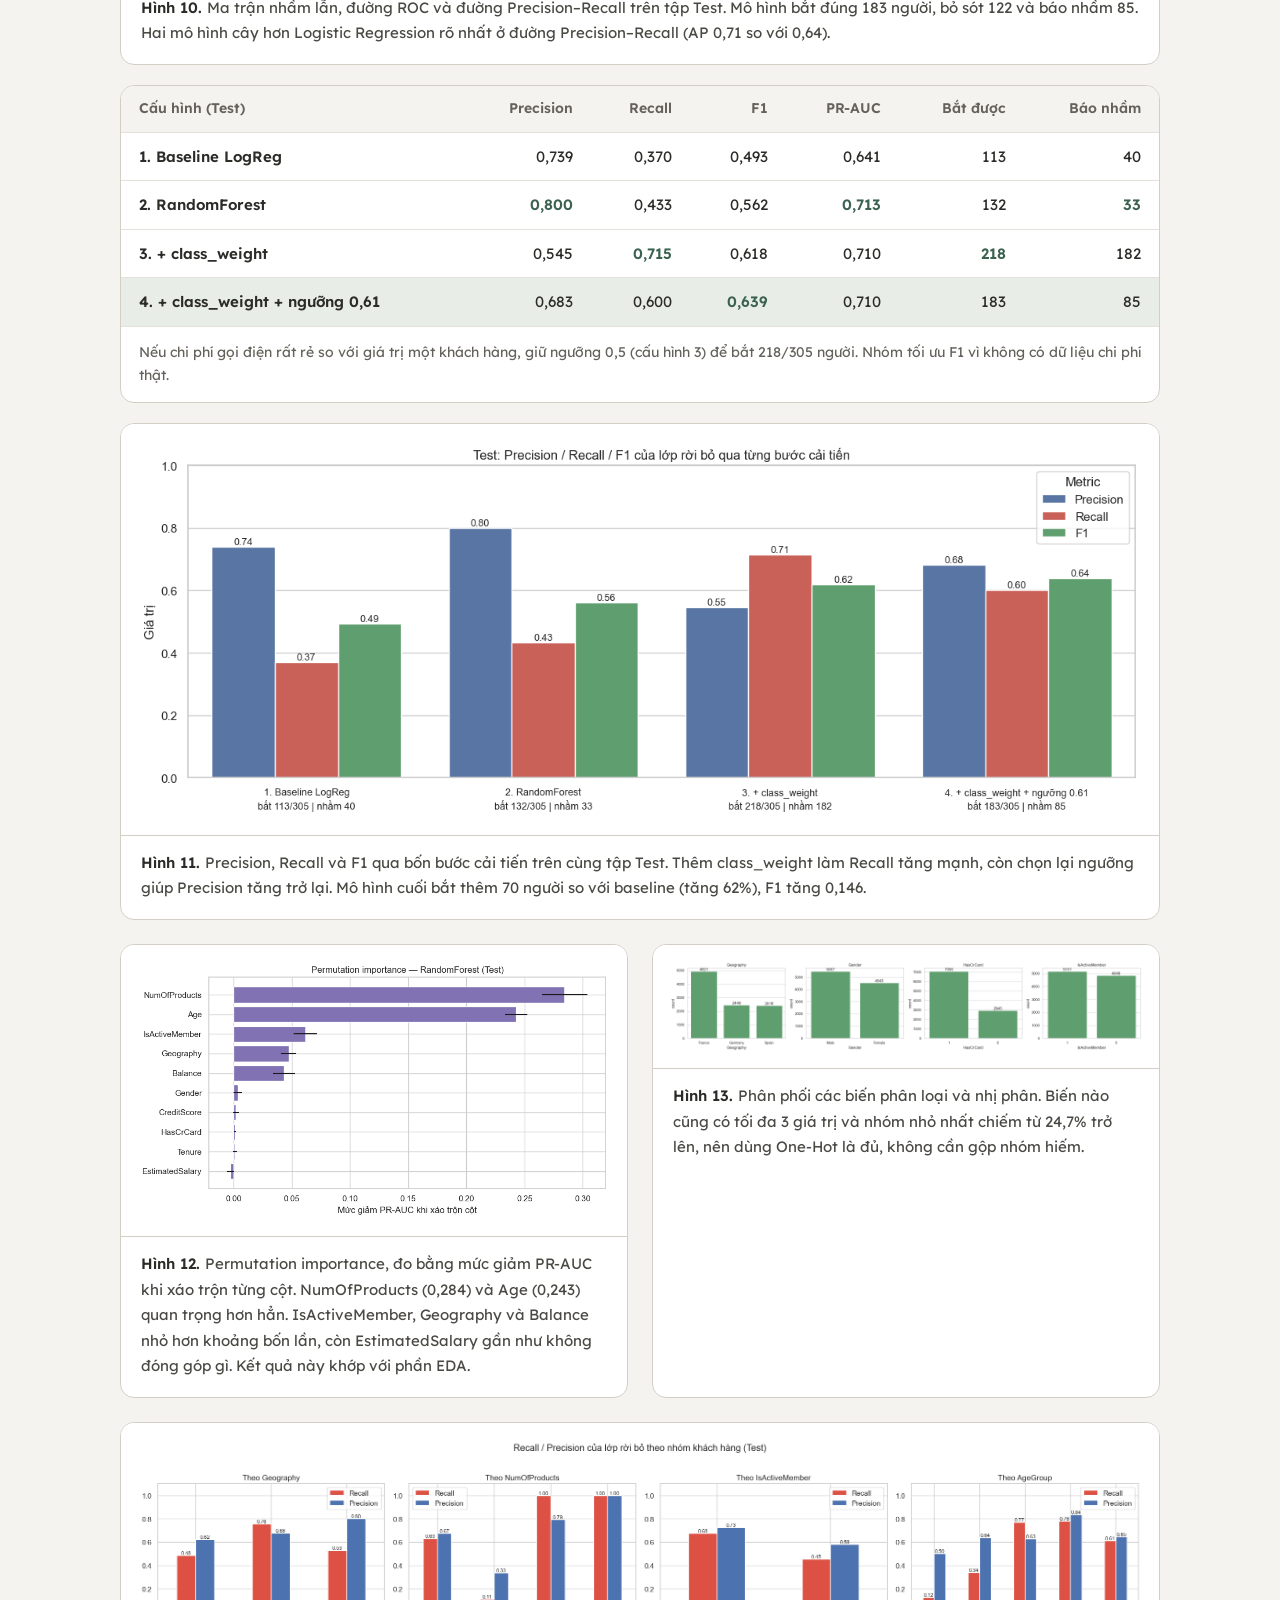
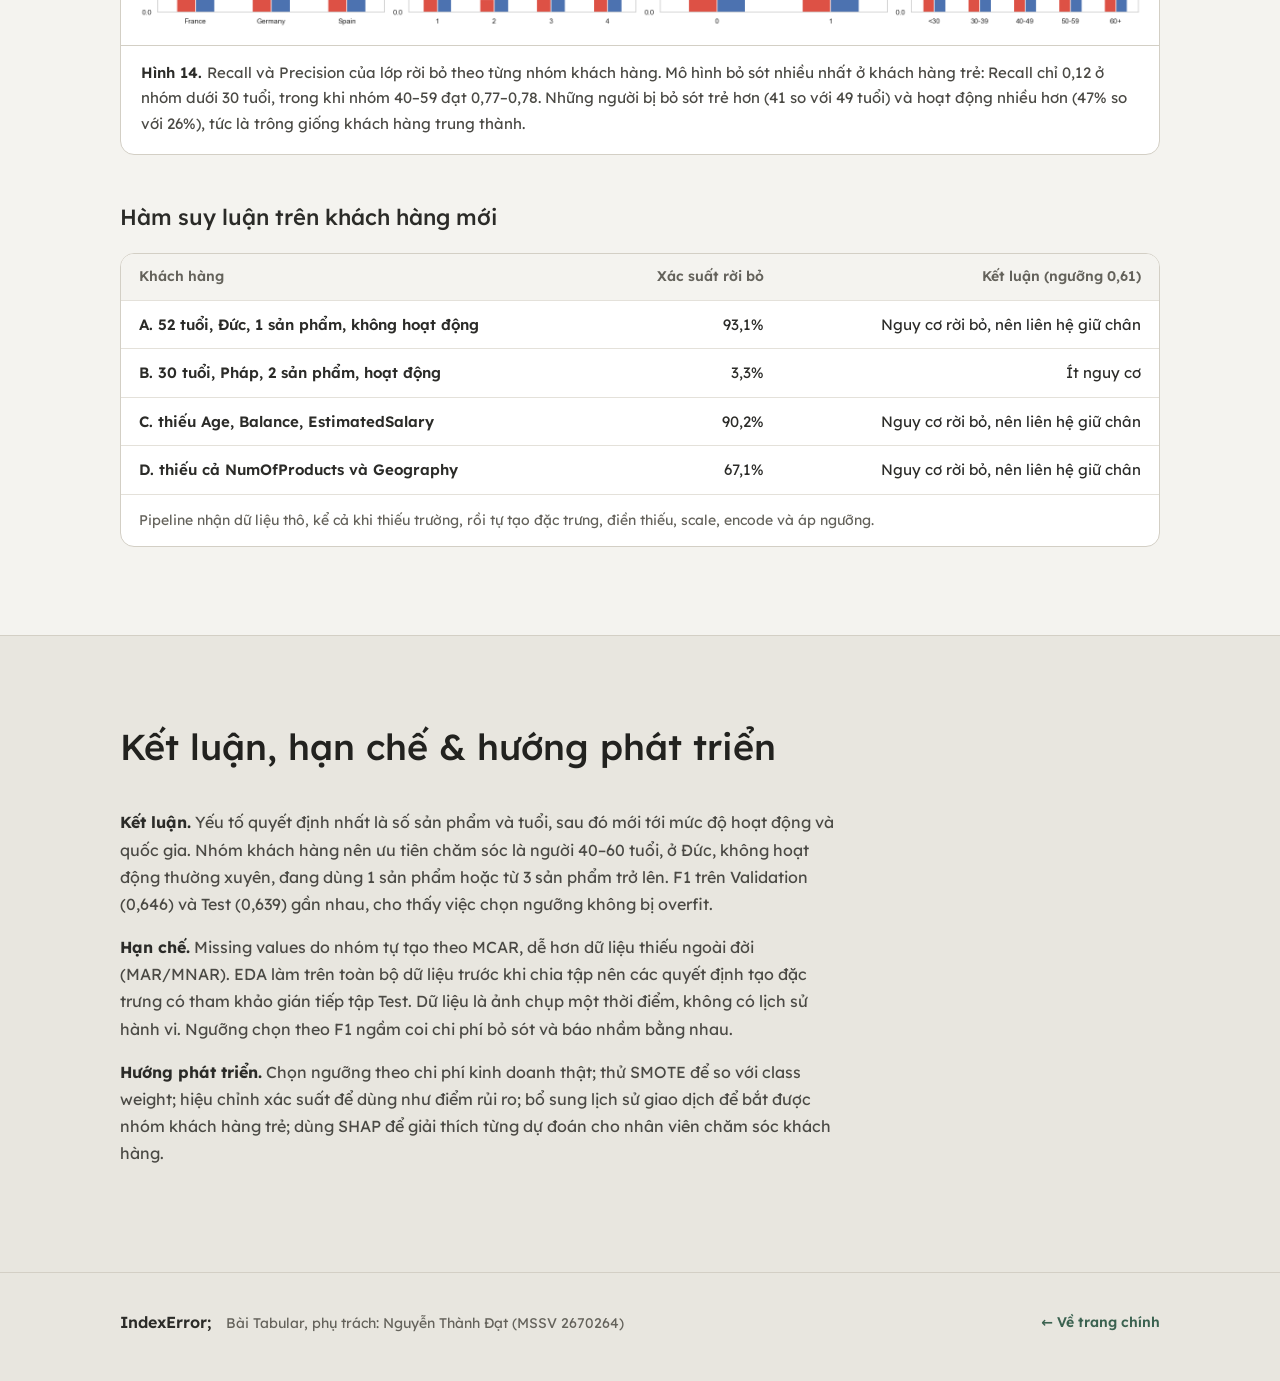
<file: tabular.html>
<!DOCTYPE html>
<html lang="vi">
<head>
<meta charset="utf-8">
<meta name="viewport" content="width=device-width, initial-scale=1, viewport-fit=cover">
<title>Bài 1: Dữ liệu bảng | IndexError;</title>
<meta name="description" content="Bài tập con 1 của nhóm IndexError: dự đoán khách hàng rời bỏ ngân hàng trên dữ liệu bảng Bank Customer Churn.">
<link rel="preconnect" href="https://fonts.googleapis.com">
<link rel="preconnect" href="https://fonts.gstatic.com" crossorigin>
<link href="https://fonts.googleapis.com/css2?family=Lexend:wght@400;500;600&family=IBM+Plex+Mono:wght@400;500&display=swap" rel="stylesheet">
<link rel="stylesheet" href="styles.css?v=6">
</head>
<body>
<a class="skip" href="#main">Bỏ qua điều hướng</a>

<header class="topbar">
  <div class="container">
    <a class="brand" href="index.html">IndexError<span>;</span></a>
    <nav class="nav" aria-label="Điều hướng chính">
      <a href="tabular.html" aria-current="page">Tabular</a>
      <a href="text.html">Text</a>
      <a href="image.html">Image</a>
      <a class="gh" href="https://github.com/kuromine19/IndexError-DataViz" rel="noopener">GitHub</a>
    </nav>
  </div>
</header>

<section class="hero">
  <div class="container">
    <div class="hero-grid">
      <div class="hero-main">
        <p class="crumb"><a href="index.html">← Trang chính</a></p>
        <p class="eyebrow">Bài Tabular (bắt buộc)</p>
        <h1 class="sub">Dự đoán khách hàng rời bỏ ngân hàng</h1>
        <p class="lede">Phân loại nhị phân trên Bank Customer Churn: tìm đặc điểm phân biệt khách hàng rời bỏ, và đo xem xử lý mất cân bằng giúp bắt thêm được bao nhiêu người.</p>
        <div class="actions">
          <a class="btn btn-primary" href="https://colab.research.google.com/github/kuromine19/IndexError-DataViz/blob/main/01_Tabular_Customer_Churn.ipynb" rel="noopener">Mở notebook trên Colab</a>
          <a class="btn btn-ghost" href="#ket-qua">Xem kết quả</a>
        </div>
      </div>
      <aside class="info" aria-label="Tóm tắt bài">
        <h2 class="info-title">Tóm tắt bài</h2>
        <dl>
          <div><dt>Dữ liệu</dt><dd>Bank Customer Churn (Churn_Modelling)</dd></div>
          <div><dt>Quy mô</dt><dd>10000 dòng × 14 cột</dd></div>
          <div><dt>Nhãn</dt><dd>Exited, 20,4% rời bỏ (tỉ lệ 3,9 : 1)</dd></div>
          <div><dt>Chia tập</dt><dd>70 / 15 / 15, stratify</dd></div>
          <div><dt>Mô hình cuối</dt><dd>Random Forest, ngưỡng 0,61</dd></div>
        </dl>
      </aside>
    </div>
  </div>
</section>

<main id="main">

  <!-- Kết quả -->
  <section class="section band" id="ket-qua" aria-labelledby="h-kq">
  <div class="container">
    <div class="section-head">
      <div><h2 id="h-kq">Kết quả trên tập Test</h2></div>
      <p>Mô hình, siêu tham số và ngưỡng chốt trên Validation; Test chỉ dùng đúng một lần.</p>
    </div>
    <dl class="kpis">
      <div class="kpi"><dt>F1 lớp rời bỏ</dt><dd><span class="v">0,639</span><span class="d">Validation 0,646, baseline 0,493</span></dd></div>
      <div class="kpi"><dt>Recall / Precision</dt><dd><span class="v">0,60 / 0,68</span><span class="d">bắt 183 / 305 người rời bỏ</span></dd></div>
      <div class="kpi"><dt>Bắt thêm so với baseline</dt><dd><span class="v">+70</span><span class="d"><b>+62%</b>, đổi lại thêm 45 lần báo nhầm</span></dd></div>
      <div class="kpi"><dt>ROC-AUC / Accuracy</dt><dd><span class="v">0,863 / 0,862</span><span class="d">PR-AUC 0,710</span></dd></div>
    </dl>

    <h3 class="sub-h">Sản phẩm nộp</h3>
    <ul class="deliver">
      <li>
        <span class="kind">Notebook</span>
        <a href="https://colab.research.google.com/github/kuromine19/IndexError-DataViz/blob/main/01_Tabular_Customer_Churn.ipynb" rel="noopener">Google Colab ↗</a>
        <a href="https://github.com/kuromine19/IndexError-DataViz/blob/main/01_Tabular_Customer_Churn.ipynb" rel="noopener">Xem trên GitHub ↗</a>
        <span class="note">Chạy được Run all từ đầu đến cuối.</span>
      </li>
      <li>
        <span class="kind">Báo cáo PDF</span>
        <span class="pending">Chưa cập nhật</span>
        <span class="note">Tóm tắt cách làm, bảng metric và kết luận.</span>
      </li>
      <li>
        <span class="kind">Video trình bày</span>
        <span class="pending">Chưa cập nhật</span>
        <span class="note">5–10 phút, YouTube Public hoặc Unlisted.</span>
      </li>
    </ul>

    <h3 class="sub-h">Nội dung</h3>
    <ul class="toc">
      <li><a href="#eda">1. Mô tả &amp; EDA</a></li>
      <li><a href="#chuan-bi">2. Chuẩn bị dữ liệu</a></li>
      <li><a href="#mo-hinh">3. Mô hình hoá</a></li>
      <li><a href="#danh-gia">4. Đánh giá &amp; phân tích lỗi</a></li>
      <li><a href="#ket-luan">5. Kết luận</a></li>
    </ul>
  </div>
  </section>

  <!-- 1. EDA -->
  <section class="section" id="eda" aria-labelledby="h-eda">
  <div class="container">
    <div class="section-head">
      <div><h2 id="h-eda">Mô tả dữ liệu &amp; EDA</h2></div>
      <p>10000 khách hàng của một ngân hàng ở Pháp, Đức và Tây Ban Nha. Sau khi bỏ 3 cột định danh còn 10 feature.</p>
    </div>

    <div class="table-wrap">
      <table class="kv">
        <tr><th>Feature</th><td>6 numerical (CreditScore, Age, Tenure, Balance, NumOfProducts, EstimatedSalary), 2 binary (HasCrCard, IsActiveMember) và 2 categorical (Geography, Gender)</td></tr>
        <tr><th>Missing values</th><td>1521 ô thiếu ở 5 cột (2,1–3,9% mỗi cột), 14,1% số dòng có ít nhất một ô thiếu. Nhóm tự tạo theo cơ chế MCAR với seed cố định vì dữ liệu gốc không thiếu.</td></tr>
        <tr><th>Trùng lặp</th><td>Không có dòng trùng và không có CustomerId trùng</td></tr>
        <tr><th>Mất cân bằng</th><td>7963 ở lại (79,6%) và 2037 rời bỏ (20,4%). Chỉ cần luôn đoán “ở lại” đã đạt Accuracy 79,6%</td></tr>
        <tr><th>Outlier (IQR)</th><td>Age có 348 giá trị (3,6%), NumOfProducts 60 (0,6%) và CreditScore 15 (0,15%). Nhóm giữ lại và dùng RobustScaler</td></tr>
      </table>
    </div>

    <div class="figs" style="margin-top:20px">
      <figure class="fig">
        <a class="plate wide" href="assets/tabular/missing.png"><img src="assets/tabular/missing.png" width="1384" height="384" loading="lazy" alt="Tỉ lệ missing theo cột và so sánh tỉ lệ thiếu giữa hai lớp."></a>
        <figcaption>Tỉ lệ giá trị thiếu theo cột (trái) và theo từng lớp (phải). Tỉ lệ thiếu ở hai lớp gần như bằng nhau, ví dụ Age là 3,8% so với 3,5%, đúng với cơ chế MCAR mà nhóm tạo ra. Vì vậy nhóm điền median/mode thay vì xoá 14% số dòng.</figcaption>
      </figure>
      <figure class="fig">
        <a class="plate wide" href="assets/tabular/numeric-dist.png"><img src="assets/tabular/numeric-dist.png" width="2182" height="715" loading="lazy" alt="Histogram và boxplot sáu biến số."></a>
        <figcaption>Phân phối các biến số. Age lệch phải (skew 1,01). Balance có hai đỉnh vì 35,2% khách hàng có số dư bằng 0, nên nhóm tạo thêm đặc trưng <code>IsZeroBalance</code>. EstimatedSalary gần như phân phối đều.</figcaption>
      </figure>
      <figure class="fig">
        <a class="plate wide" href="assets/tabular/churn-by-category.png"><img src="assets/tabular/churn-by-category.png" width="1984" height="384" loading="lazy" alt="Tỉ lệ rời bỏ theo Geography, Gender, NumOfProducts và IsActiveMember so với trung bình 20%."></a>
        <figcaption>Tỉ lệ rời bỏ theo từng nhóm, đường nét đứt là mức chung 20%. NumOfProducts có quan hệ không tuyến tính: dùng 2 sản phẩm chỉ 7,6% rời bỏ nhưng 3 sản phẩm lên tới 82,7%. Khách hàng ở Đức rời bỏ gấp đôi (32,4%), nữ nhiều hơn nam (25,1% so với 16,5%), người không hoạt động nhiều hơn người hoạt động (26,9% so với 14,3%).</figcaption>
      </figure>
      <figure class="fig">
        <a class="plate wide" href="assets/tabular/churn-by-numeric.png"><img src="assets/tabular/churn-by-numeric.png" width="1784" height="384" loading="lazy" alt="Đường mật độ Age, Balance, CreditScore theo hai lớp."></a>
        <figcaption>Phân phối Age, Balance và CreditScore của hai lớp. Age tách hai lớp rõ nhất: tuổi trung vị của nhóm rời bỏ là 45, của nhóm ở lại là 36. CreditScore của hai lớp gần như trùng nhau.</figcaption>
      </figure>
      <div class="figs two">
        <figure class="fig">
          <a class="plate" href="assets/tabular/correlation.png"><img src="assets/tabular/correlation.png" width="807" height="703" loading="lazy" alt="Ma trận tương quan Pearson giữa các feature và Exited."></a>
          <figcaption>Ma trận tương quan Pearson. Không có đa cộng tuyến, cặp mạnh nhất chỉ có r = −0,30. NumOfProducts có r = −0,05 với Exited dù thực ra là feature mạnh nhất, nên không thể chỉ dựa vào hệ số Pearson.</figcaption>
        </figure>
        <figure class="fig">
          <a class="plate" href="assets/tabular/target.png"><img src="assets/tabular/target.png" width="1050" height="384" loading="lazy" alt="Phân phối biến mục tiêu Exited."></a>
          <figcaption>Phân phối biến mục tiêu. Tỉ lệ ở lại so với rời bỏ là 3,9 : 1, nên nhóm chia tập phân tầng, dùng class weight và đánh giá bằng F1, Recall, PR-AUC thay vì Accuracy.</figcaption>
        </figure>
      </div>
    </div>

    <h3 class="sub-h">Tỉ lệ rời bỏ theo nhóm tuổi</h3>
    <div class="table-wrap">
      <table class="data">
        <thead><tr><th scope="col">Nhóm tuổi</th><th scope="col">Số KH</th><th scope="col">% rời bỏ</th></tr></thead>
        <tbody>
          <tr><th scope="row">18–30</th><td class="num">1878</td><td class="num">7,5%</td></tr>
          <tr><th scope="row">31–40</th><td class="num">4305</td><td class="num">12,2%</td></tr>
          <tr><th scope="row">41–50</th><td class="num">2229</td><td class="num">33,9%</td></tr>
          <tr class="hl"><th scope="row">51–62</th><td class="num">868</td><td class="num best">54,7%</td></tr>
          <tr><th scope="row">63–70</th><td class="num">222</td><td class="num">27,0%</td></tr>
          <tr><th scope="row">&gt; 70</th><td class="num">126</td><td class="num">8,7%</td></tr>
        </tbody>
        <caption>Tỉ lệ rời bỏ tăng dần tới khoảng 60 tuổi rồi giảm lại. Nếu cắt bỏ outlier của Age thì mô hình sẽ mất đoạn giảm này.</caption>
      </table>
    </div>
  </div>
  </section>

  <!-- 2. Chuẩn bị -->
  <section class="section band" id="chuan-bi" aria-labelledby="h-cb">
  <div class="container">
    <div class="section-head">
      <div><h2 id="h-cb">Chuẩn bị dữ liệu</h2></div>
      <p>Mọi bước học tham số đều nằm trong <code>Pipeline</code> và chỉ <code>fit</code> trên Train để không rò rỉ dữ liệu.</p>
    </div>

    <div class="table-wrap">
      <table class="data wrap">
        <thead><tr><th scope="col">Nhóm cột</th><th scope="col">Điền thiếu</th><th scope="col">Scaling</th><th scope="col">Encoding</th></tr></thead>
        <tbody>
          <tr><th scope="row">Numerical: CreditScore, Age, Tenure, Balance, EstimatedSalary</th><td>median</td><td>RobustScaler</td><td>—</td></tr>
          <tr><th scope="row">Binary: HasCrCard, IsActiveMember, IsZeroBalance</th><td>mode</td><td>giữ 0/1</td><td>—</td></tr>
          <tr><th scope="row">Categorical: Geography, Gender, ProductsGroup</th><td>mode</td><td>—</td><td>One-Hot</td></tr>
        </tbody>
        <caption>10 cột gốc → 16 cột số, không còn ô thiếu. Train / Validation / Test = 7000 / 1500 / 1500, tỉ lệ rời bỏ 20,4% / 20,4% / 20,3%.</caption>
      </table>
    </div>

    <div class="callout" style="margin-top:20px">
      <strong>Hai đặc trưng mới từ EDA.</strong> <code>IsZeroBalance</code> tách hai đỉnh của Balance (rời bỏ 13,8% khi số dư bằng 0, 24,0% khi có số dư).
      <code>ProductsGroup</code> chuyển NumOfProducts sang categorical và gộp 3–4 thành <code>3+</code> vì quan hệ phi tuyến và nhóm 4 sản phẩm chỉ có 60 khách hàng.
    </div>

    <div class="figs" style="margin-top:20px">
      <figure class="fig">
        <a class="plate wide" href="assets/tabular/scaling.png"><img src="assets/tabular/scaling.png" width="1784" height="684" loading="lazy" alt="Phân phối Age và Balance: gốc, StandardScaler, RobustScaler."></a>
        <figcaption>Age và Balance trước và sau khi scale. RobustScaler giữ phần lớn dữ liệu quanh 0, còn StandardScaler bị các giá trị Age lớn kéo dài đuôi bên phải, nên nhóm chọn RobustScaler.</figcaption>
      </figure>
    </div>
  </div>
  </section>

  <!-- 3. Mô hình -->
  <section class="section" id="mo-hinh" aria-labelledby="h-mh">
  <div class="container">
    <div class="section-head">
      <div><h2 id="h-mh">Phân tích &amp; mô hình hoá</h2></div>
      <p>Hai baseline và ba thuật toán, mỗi thuật toán chạy có và không có <code>class_weight='balanced'</code>. Thước đo chính: F1 lớp rời bỏ.</p>
    </div>

    <div class="table-wrap">
      <table class="data">
        <thead><tr><th scope="col">Mô hình (Validation)</th><th scope="col">Accuracy</th><th scope="col">Precision</th><th scope="col">Recall</th><th scope="col">F1</th><th scope="col">ROC-AUC</th><th scope="col">PR-AUC</th></tr></thead>
        <tbody>
          <tr><th scope="row">Dummy (lớp đa số)</th><td class="num">0,796</td><td class="num">0,000</td><td class="num">0,000</td><td class="num">0,000</td><td class="num">0,500</td><td class="num">0,204</td></tr>
          <tr><th scope="row">LogisticRegression</th><td class="num">0,844</td><td class="num">0,740</td><td class="num">0,363</td><td class="num">0,487</td><td class="num">0,854</td><td class="num">0,662</td></tr>
          <tr><th scope="row">LogisticRegression + balanced</th><td class="num">0,770</td><td class="num">0,463</td><td class="num best">0,788</td><td class="num">0,583</td><td class="num">0,857</td><td class="num">0,660</td></tr>
          <tr><th scope="row">RandomForest</th><td class="num best">0,873</td><td class="num best">0,807</td><td class="num">0,493</td><td class="num">0,613</td><td class="num">0,881</td><td class="num best">0,724</td></tr>
          <tr class="hl"><th scope="row">RandomForest + balanced</th><td class="num">0,852</td><td class="num">0,634</td><td class="num">0,650</td><td class="num best">0,642</td><td class="num">0,879</td><td class="num">0,720</td></tr>
          <tr><th scope="row">HistGradientBoosting</th><td class="num">0,864</td><td class="num">0,766</td><td class="num">0,480</td><td class="num">0,590</td><td class="num best">0,884</td><td class="num best">0,724</td></tr>
          <tr><th scope="row">HistGradientBoosting + balanced</th><td class="num">0,828</td><td class="num">0,561</td><td class="num">0,719</td><td class="num">0,630</td><td class="num">0,876</td><td class="num">0,718</td></tr>
        </tbody>
        <caption>class_weight tăng Recall ở cả ba thuật toán nhưng ROC-AUC gần như không đổi. Nghĩa là nó chỉ dịch ranh giới quyết định, không làm mô hình phân biệt hai lớp tốt hơn.</caption>
      </table>
    </div>

    <div class="figs two" style="margin-top:20px">
      <figure class="fig">
        <a class="plate" href="assets/tabular/class-weight.png"><img src="assets/tabular/class-weight.png" width="1314" height="422" loading="lazy" alt="So sánh Recall và F1 của ba thuật toán khi có và không có class_weight."></a>
        <figcaption>Recall và F1 khi có và không có <code>class_weight='balanced'</code>. Recall tăng ở cả ba thuật toán: Logistic Regression từ 0,36 lên 0,79, Random Forest từ 0,49 lên 0,65, HistGradientBoosting từ 0,48 lên 0,72. Đổi lại Precision giảm.</figcaption>
      </figure>
      <figure class="fig">
        <a class="plate" href="assets/tabular/threshold.png"><img src="assets/tabular/threshold.png" width="850" height="396" loading="lazy" alt="Precision, Recall, F1 của Random Forest theo ngưỡng từ 0,1 đến 0,9 trên Validation."></a>
        <figcaption>Precision, Recall và F1 của Random Forest theo ngưỡng, đo trên Validation. Ngưỡng 0,61 cho F1 cao nhất là 0,646, nhỉnh hơn mức 0,634 ở ngưỡng mặc định 0,5. Đường F1 khá phẳng trong khoảng 0,55 đến 0,65 nên kết quả không quá nhạy với con số cụ thể.</figcaption>
      </figure>
    </div>

    <div class="callout" style="margin-top:20px">
      <strong>GridSearchCV 5-fold</strong> trên Random Forest và HistGradientBoosting với <code>class_weight</code> nằm trong lưới: cả hai đều tự chọn <code>balanced</code>.
      Sau tinh chỉnh F1 Validation là 0,634 so với 0,630, chênh lệch nằm trong sai số. Nhóm chọn Random Forest vì permutation importance dễ diễn giải theo cột gốc.
    </div>
  </div>
  </section>

  <!-- 4. Đánh giá -->
  <section class="section band" id="danh-gia" aria-labelledby="h-dg">
  <div class="container">
    <div class="section-head">
      <div><h2 id="h-dg">Đánh giá &amp; phân tích lỗi</h2></div>
      <p>Bốn cấu hình trên cùng tập Test, mỗi lần chỉ thay đổi một thứ để thấy đóng góp của từng kỹ thuật.</p>
    </div>

    <div class="figs">
      <figure class="fig">
        <a class="plate wide" href="assets/tabular/test-eval.png"><img src="assets/tabular/test-eval.png" width="1924" height="484" loading="lazy" alt="Confusion matrix ngưỡng 0,61, đường ROC và đường Precision–Recall trên tập Test."></a>
        <figcaption>Ma trận nhầm lẫn, đường ROC và đường Precision–Recall trên tập Test. Mô hình bắt đúng 183 người, bỏ sót 122 và báo nhầm 85. Hai mô hình cây hơn Logistic Regression rõ nhất ở đường Precision–Recall (AP 0,71 so với 0,64).</figcaption>
      </figure>
    </div>

    <div class="table-wrap" style="margin-top:20px">
      <table class="data">
        <thead><tr><th scope="col">Cấu hình (Test)</th><th scope="col">Precision</th><th scope="col">Recall</th><th scope="col">F1</th><th scope="col">PR-AUC</th><th scope="col">Bắt được</th><th scope="col">Báo nhầm</th></tr></thead>
        <tbody>
          <tr><th scope="row">1. Baseline LogReg</th><td class="num">0,739</td><td class="num">0,370</td><td class="num">0,493</td><td class="num">0,641</td><td class="num">113</td><td class="num">40</td></tr>
          <tr><th scope="row">2. RandomForest</th><td class="num best">0,800</td><td class="num">0,433</td><td class="num">0,562</td><td class="num best">0,713</td><td class="num">132</td><td class="num best">33</td></tr>
          <tr><th scope="row">3. + class_weight</th><td class="num">0,545</td><td class="num best">0,715</td><td class="num">0,618</td><td class="num">0,710</td><td class="num best">218</td><td class="num">182</td></tr>
          <tr class="hl"><th scope="row">4. + class_weight + ngưỡng 0,61</th><td class="num">0,683</td><td class="num">0,600</td><td class="num best">0,639</td><td class="num">0,710</td><td class="num">183</td><td class="num">85</td></tr>
        </tbody>
        <caption>Nếu chi phí gọi điện rất rẻ so với giá trị một khách hàng, giữ ngưỡng 0,5 (cấu hình 3) để bắt 218/305 người. Nhóm tối ưu F1 vì không có dữ liệu chi phí thật.</caption>
      </table>
    </div>

    <div class="figs" style="margin-top:20px">
      <figure class="fig">
        <a class="plate wide" href="assets/tabular/improvement-steps.png"><img src="assets/tabular/improvement-steps.png" width="1284" height="483" loading="lazy" alt="Precision, Recall, F1 qua bốn bước cải tiến trên tập Test."></a>
        <figcaption>Precision, Recall và F1 qua bốn bước cải tiến trên cùng tập Test. Thêm class_weight làm Recall tăng mạnh, còn chọn lại ngưỡng giúp Precision tăng trở lại. Mô hình cuối bắt thêm 70 người so với baseline (tăng 62%), F1 tăng 0,146.</figcaption>
      </figure>
      <div class="figs two">
        <figure class="fig">
          <a class="plate" href="assets/tabular/feature-importance.png"><img src="assets/tabular/feature-importance.png" width="884" height="484" loading="lazy" alt="Permutation importance theo mức giảm PR-AUC trên tập Test."></a>
          <figcaption>Permutation importance, đo bằng mức giảm PR-AUC khi xáo trộn từng cột. NumOfProducts (0,284) và Age (0,243) quan trọng hơn hẳn. IsActiveMember, Geography và Balance nhỏ hơn khoảng bốn lần, còn EstimatedSalary gần như không đóng góp gì. Kết quả này khớp với phần EDA.</figcaption>
        </figure>
        <figure class="fig">
          <a class="plate" href="assets/tabular/categorical.png"><img src="assets/tabular/categorical.png" width="1984" height="384" loading="lazy" alt="Phân phối các biến categorical và binary."></a>
          <figcaption>Phân phối các biến phân loại và nhị phân. Biến nào cũng có tối đa 3 giá trị và nhóm nhỏ nhất chiếm từ 24,7% trở lên, nên dùng One-Hot là đủ, không cần gộp nhóm hiếm.</figcaption>
        </figure>
      </div>
      <figure class="fig">
        <a class="plate wide" href="assets/tabular/error-by-age.png"><img src="assets/tabular/error-by-age.png" width="2184" height="413" loading="lazy" alt="Recall và Precision của lớp rời bỏ theo Geography, NumOfProducts, IsActiveMember và nhóm tuổi trên tập Test."></a>
        <figcaption>Recall và Precision của lớp rời bỏ theo từng nhóm khách hàng. Mô hình bỏ sót nhiều nhất ở khách hàng trẻ: Recall chỉ 0,12 ở nhóm dưới 30 tuổi, trong khi nhóm 40–59 đạt 0,77–0,78. Những người bị bỏ sót trẻ hơn (41 so với 49 tuổi) và hoạt động nhiều hơn (47% so với 26%), tức là trông giống khách hàng trung thành.</figcaption>
      </figure>
    </div>

    <h3 class="sub-h">Hàm suy luận trên khách hàng mới</h3>
    <div class="table-wrap">
      <table class="data wrap">
        <thead><tr><th scope="col">Khách hàng</th><th scope="col">Xác suất rời bỏ</th><th scope="col">Kết luận (ngưỡng 0,61)</th></tr></thead>
        <tbody>
          <tr><th scope="row">A. 52 tuổi, Đức, 1 sản phẩm, không hoạt động</th><td class="num">93,1%</td><td>Nguy cơ rời bỏ, nên liên hệ giữ chân</td></tr>
          <tr><th scope="row">B. 30 tuổi, Pháp, 2 sản phẩm, hoạt động</th><td class="num">3,3%</td><td>Ít nguy cơ</td></tr>
          <tr><th scope="row">C. thiếu Age, Balance, EstimatedSalary</th><td class="num">90,2%</td><td>Nguy cơ rời bỏ, nên liên hệ giữ chân</td></tr>
          <tr><th scope="row">D. thiếu cả NumOfProducts và Geography</th><td class="num">67,1%</td><td>Nguy cơ rời bỏ, nên liên hệ giữ chân</td></tr>
        </tbody>
        <caption>Pipeline nhận dữ liệu thô, kể cả khi thiếu trường, rồi tự tạo đặc trưng, điền thiếu, scale, encode và áp ngưỡng.</caption>
      </table>
    </div>
  </div>
  </section>

  <!-- 5. Kết luận -->
  <section class="section" id="ket-luan" aria-labelledby="h-kl">
  <div class="container">
    <div class="section-head">
      <div><h2 id="h-kl">Kết luận, hạn chế &amp; hướng phát triển</h2></div>
    </div>
    <div class="prose">
      <p><strong>Kết luận.</strong> Yếu tố quyết định nhất là số sản phẩm và tuổi, sau đó mới tới mức độ hoạt động và quốc gia. Nhóm khách hàng nên ưu tiên chăm sóc là người 40–60 tuổi, ở Đức, không hoạt động thường xuyên, đang dùng 1 sản phẩm hoặc từ 3 sản phẩm trở lên. F1 trên Validation (0,646) và Test (0,639) gần nhau, cho thấy việc chọn ngưỡng không bị overfit.</p>
      <p><strong>Hạn chế.</strong> Missing values do nhóm tự tạo theo MCAR, dễ hơn dữ liệu thiếu ngoài đời (MAR/MNAR). EDA làm trên toàn bộ dữ liệu trước khi chia tập nên các quyết định tạo đặc trưng có tham khảo gián tiếp tập Test. Dữ liệu là ảnh chụp một thời điểm, không có lịch sử hành vi. Ngưỡng chọn theo F1 ngầm coi chi phí bỏ sót và báo nhầm bằng nhau.</p>
      <p><strong>Hướng phát triển.</strong> Chọn ngưỡng theo chi phí kinh doanh thật; thử SMOTE để so với class weight; hiệu chỉnh xác suất để dùng như điểm rủi ro; bổ sung lịch sử giao dịch để bắt được nhóm khách hàng trẻ; dùng SHAP để giải thích từng dự đoán cho nhân viên chăm sóc khách hàng.</p>
    </div>
  </div>
  </section>
</main>

<footer class="footer">
  <div class="container">
    <span class="foot-meta"><span class="brand">IndexError;</span><span>Bài Tabular, phụ trách: Nguyễn Thành Đạt (MSSV 2670264)</span></span>
    <a class="btn" href="index.html">← Về trang chính</a>
  </div>
</footer>
</body>
</html>
</file>
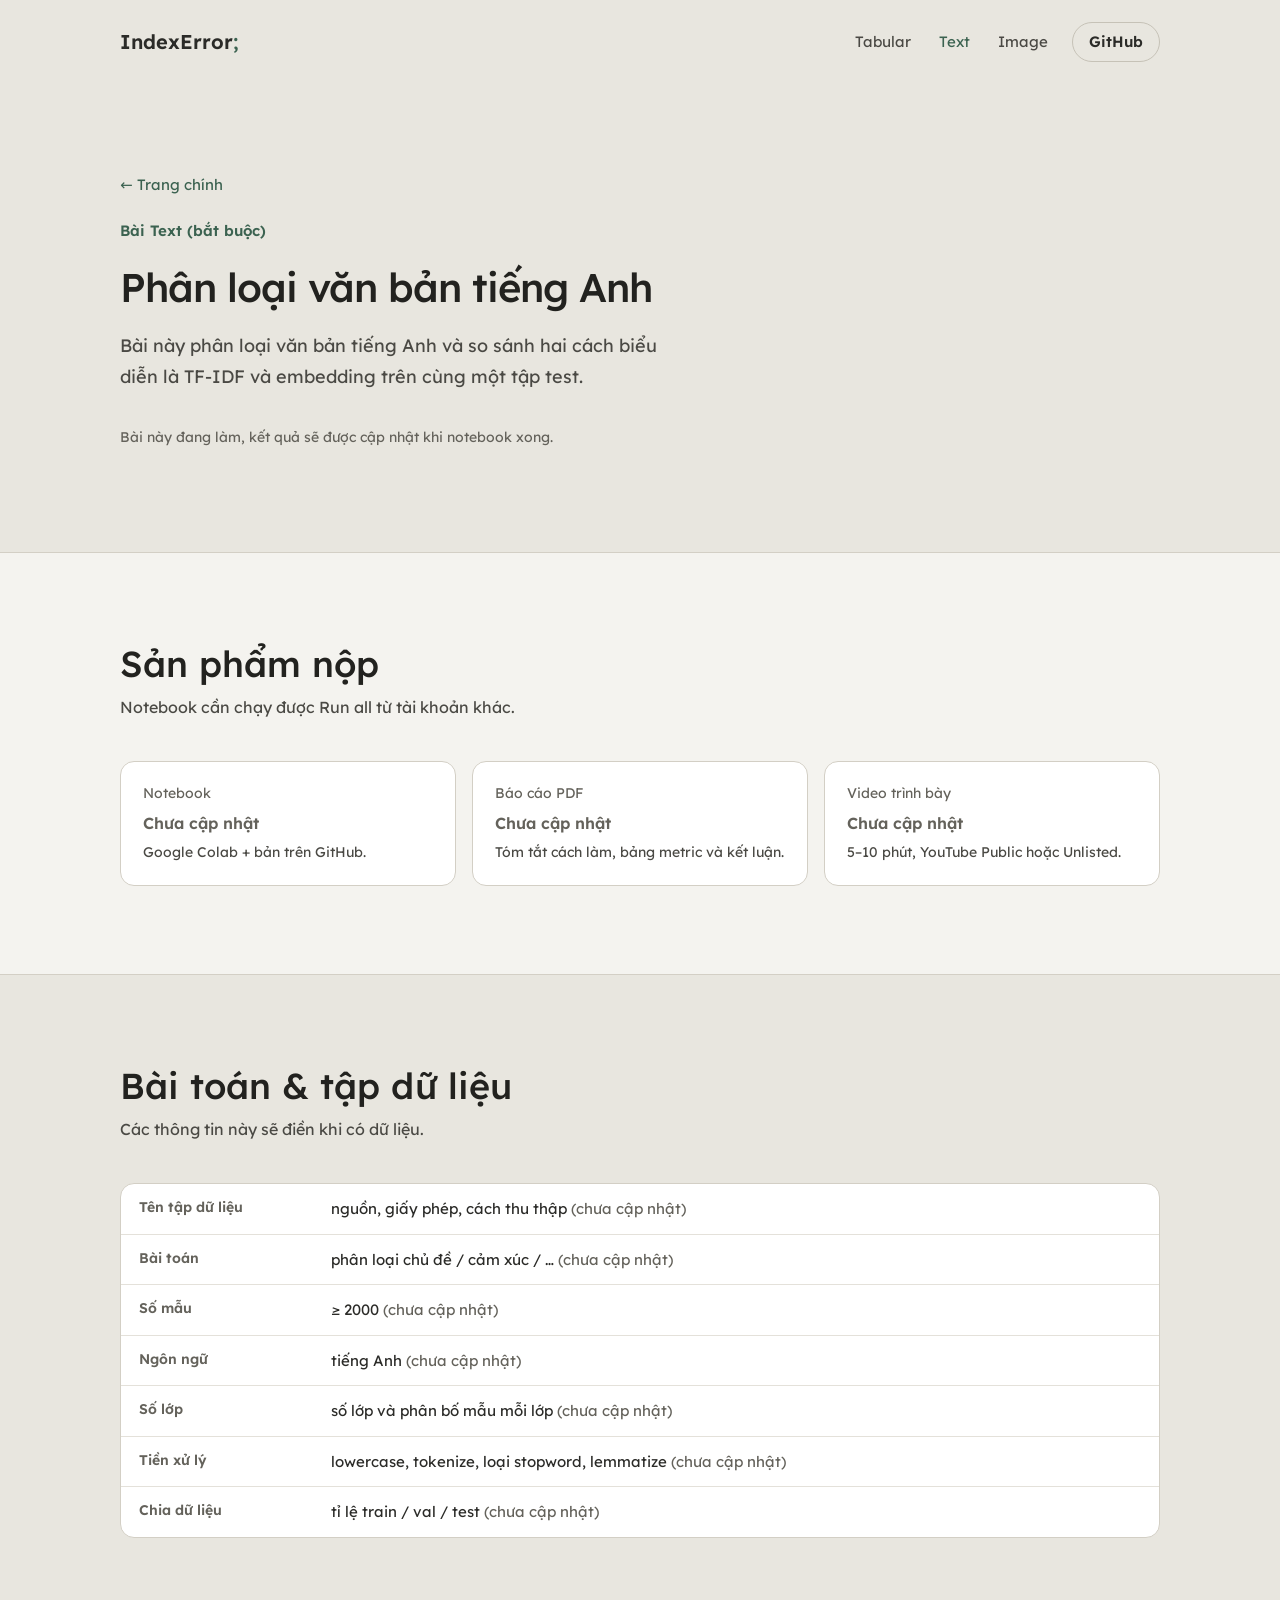
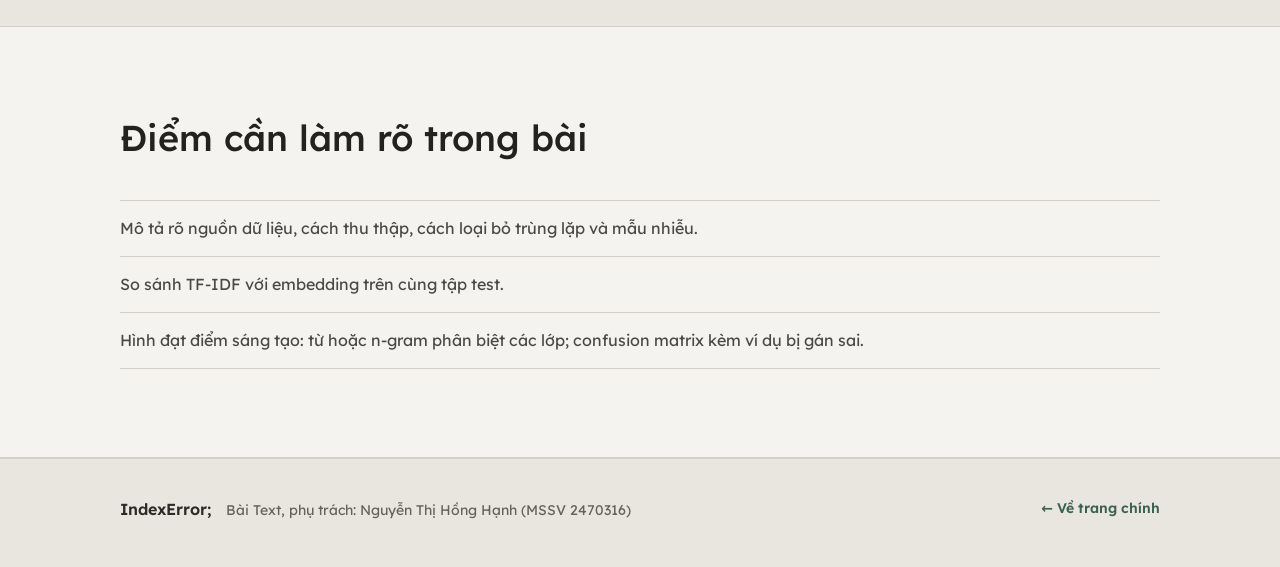
<file: text.html>
<!DOCTYPE html>
<html lang="vi">
<head>
<meta charset="utf-8">
<meta name="viewport" content="width=device-width, initial-scale=1, viewport-fit=cover">
<title>Dữ liệu văn bản | IndexError;</title>
<meta name="description" content="Dữ liệu văn bản, bài tập lớn con của nhóm IndexError, môn Nền tảng lập trình cho phân tích và trực quan dữ liệu.">
<link rel="preconnect" href="https://fonts.googleapis.com">
<link rel="preconnect" href="https://fonts.gstatic.com" crossorigin>
<link href="https://fonts.googleapis.com/css2?family=Lexend:wght@400;500;600&family=IBM+Plex+Mono:wght@400;500&display=swap" rel="stylesheet">
<link rel="stylesheet" href="styles.css?v=6">
</head>
<body>
<a class="skip" href="#main">Bỏ qua điều hướng</a>

<header class="topbar">
  <div class="container">
    <a class="brand" href="index.html">IndexError<span>;</span></a>
    <nav class="nav" aria-label="Điều hướng chính">
      <a href="tabular.html">Tabular</a>
      <a href="text.html" aria-current="page">Text</a>
      <a href="image.html">Image</a>
      <a class="gh" href="https://github.com/kuromine19/IndexError-DataViz" rel="noopener">GitHub</a>
    </nav>
  </div>
</header>

<section class="hero">
  <div class="container">
    <div class="hero-grid">
      <div class="hero-main">
        <p class="crumb"><a href="index.html">← Trang chính</a></p>
        <p class="eyebrow">Bài Text (bắt buộc)</p>
        <h1 class="sub">Phân loại văn bản tiếng Anh</h1>
        <p class="lede">Bài này phân loại văn bản tiếng Anh và so sánh hai cách biểu diễn là TF-IDF và embedding trên cùng một tập test.</p>
        <p class="status">Bài này đang làm, kết quả sẽ được cập nhật khi notebook xong.</p>
      </div>
    </div>
  </div>
</section>

<main id="main">
  <section class="section band" aria-labelledby="h-nop">
  <div class="container">
    <div class="section-head">
      <div><h2 id="h-nop">Sản phẩm nộp</h2></div>
      <p>Notebook cần chạy được Run all từ tài khoản khác.</p>
    </div>
    <ul class="deliver">
      <li><span class="kind">Notebook</span><span class="pending">Chưa cập nhật</span><span class="note">Google Colab + bản trên GitHub.</span></li>
      <li><span class="kind">Báo cáo PDF</span><span class="pending">Chưa cập nhật</span><span class="note">Tóm tắt cách làm, bảng metric và kết luận.</span></li>
      <li><span class="kind">Video trình bày</span><span class="pending">Chưa cập nhật</span><span class="note">5–10 phút, YouTube Public hoặc Unlisted.</span></li>
    </ul>
  </div>
  </section>

  <section class="section" aria-labelledby="h-data">
  <div class="container">
    <div class="section-head">
      <div><h2 id="h-data">Bài toán &amp; tập dữ liệu</h2></div>
      <p>Các thông tin này sẽ điền khi có dữ liệu.</p>
    </div>
    <div class="table-wrap">
      <table class="kv">
        <tr><th>Tên tập dữ liệu</th><td>nguồn, giấy phép, cách thu thập <span class="pending-text">(chưa cập nhật)</span></td></tr>
        <tr><th>Bài toán</th><td>phân loại chủ đề / cảm xúc / … <span class="pending-text">(chưa cập nhật)</span></td></tr>
        <tr><th>Số mẫu</th><td>≥ 2000 <span class="pending-text">(chưa cập nhật)</span></td></tr>
        <tr><th>Ngôn ngữ</th><td>tiếng Anh <span class="pending-text">(chưa cập nhật)</span></td></tr>
        <tr><th>Số lớp</th><td>số lớp và phân bố mẫu mỗi lớp <span class="pending-text">(chưa cập nhật)</span></td></tr>
        <tr><th>Tiền xử lý</th><td>lowercase, tokenize, loại stopword, lemmatize <span class="pending-text">(chưa cập nhật)</span></td></tr>
        <tr><th>Chia dữ liệu</th><td>tỉ lệ train / val / test <span class="pending-text">(chưa cập nhật)</span></td></tr>
      </table>
    </div>
  </div>
  </section>

  <section class="section band" aria-labelledby="h-todo">
  <div class="container">
    <div class="section-head">
      <div><h2 id="h-todo">Điểm cần làm rõ trong bài</h2></div>
    </div>
    <ul class="checklist">
      <li>Mô tả rõ nguồn dữ liệu, cách thu thập, cách loại bỏ trùng lặp và mẫu nhiễu.</li>
      <li>So sánh TF-IDF với embedding trên cùng tập test.</li>
      <li>Hình đạt điểm sáng tạo: từ hoặc n-gram phân biệt các lớp; confusion matrix kèm ví dụ bị gán sai.</li>
    </ul>
  </div>
  </section>
</main>

<footer class="footer">
  <div class="container">
    <span class="foot-meta"><span class="brand">IndexError;</span><span>Bài Text, phụ trách: Nguyễn Thị Hồng Hạnh (MSSV 2470316)</span></span>
    <a class="btn" href="index.html">← Về trang chính</a>
  </div>
</footer>
</body>
</html>
</file>
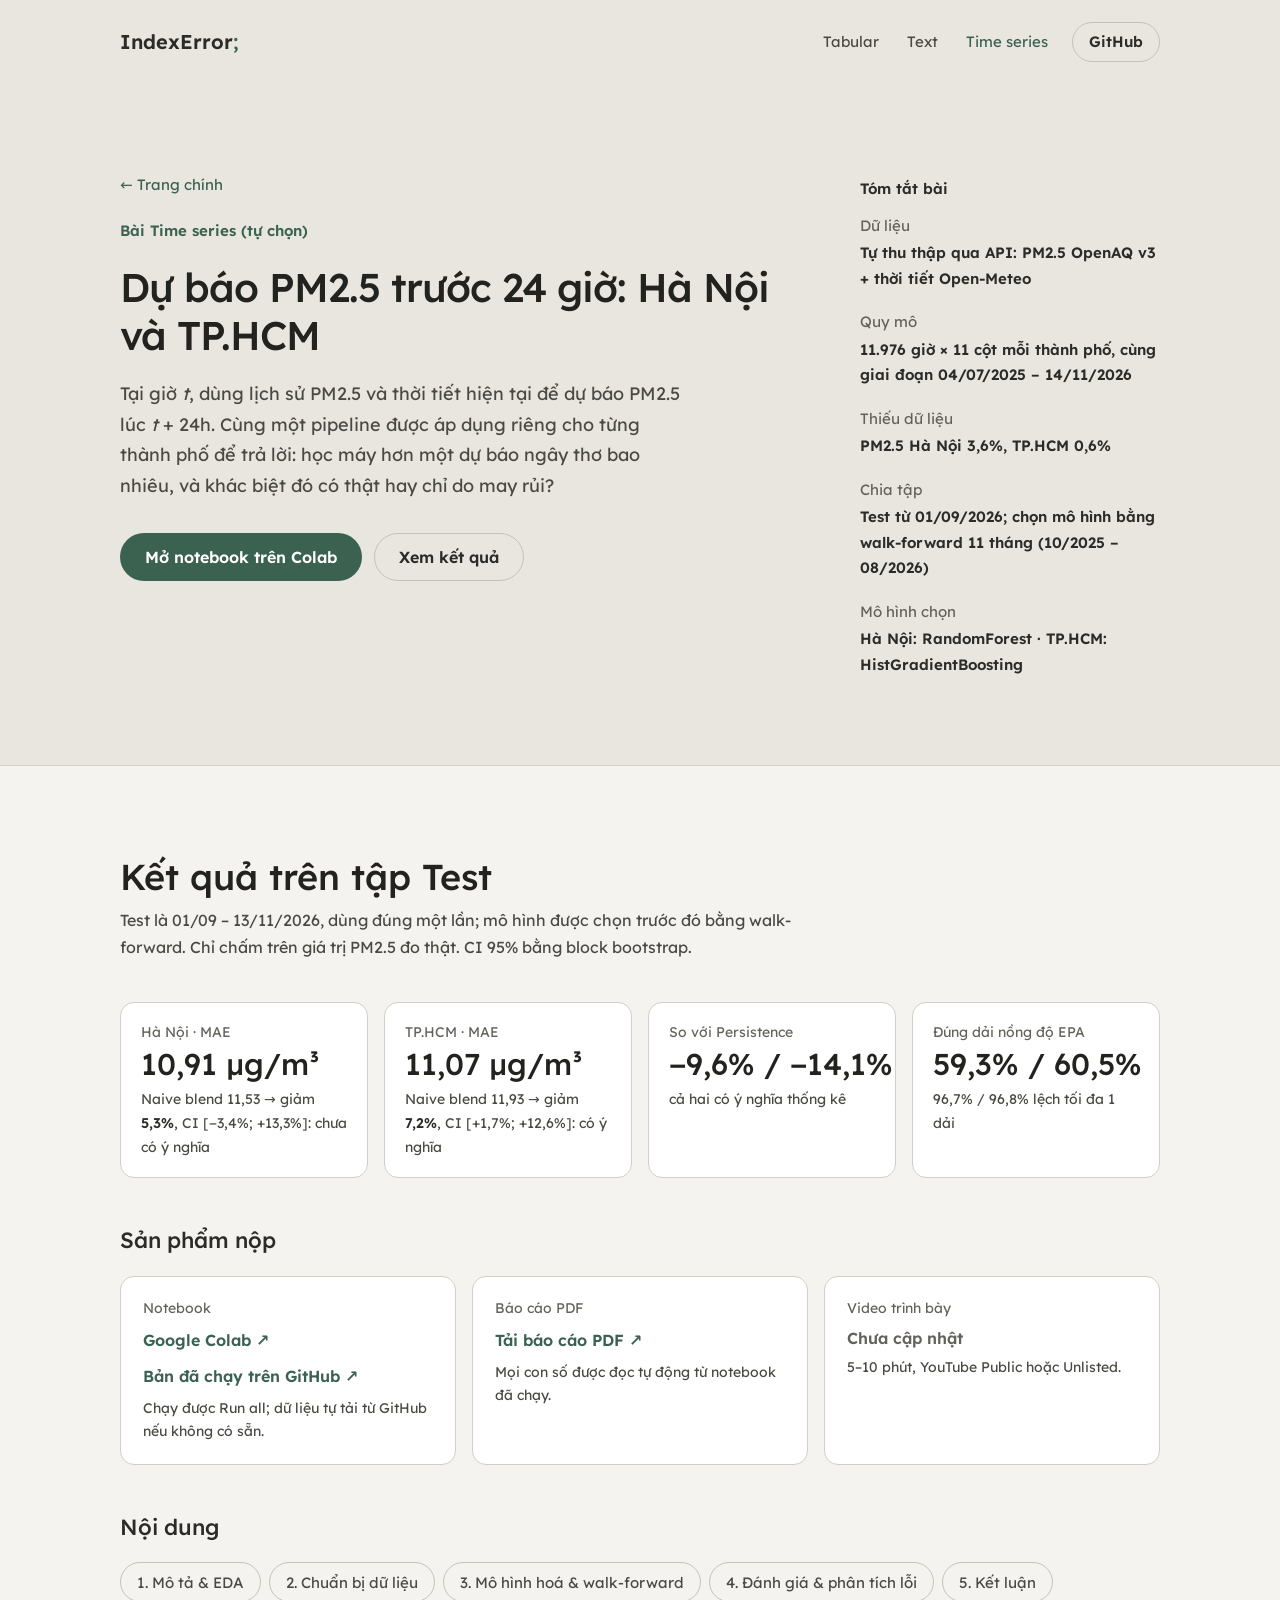
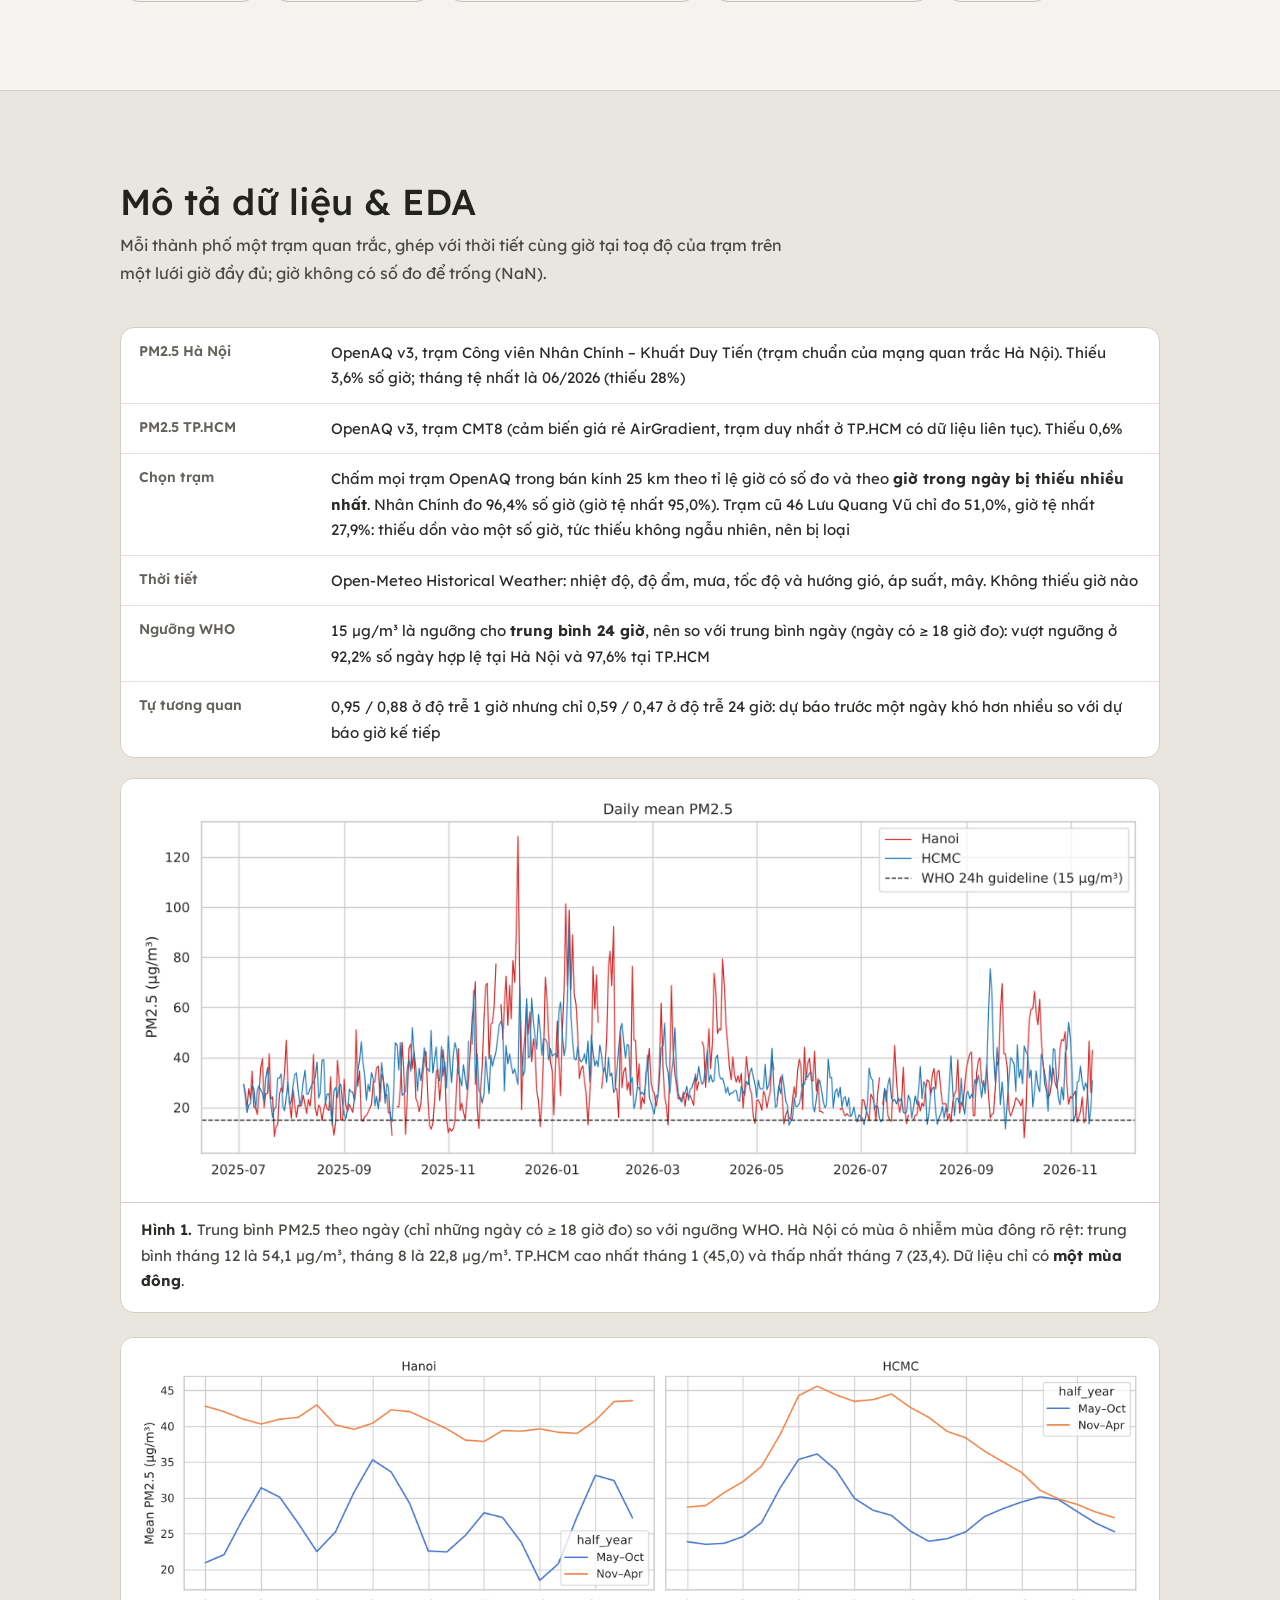
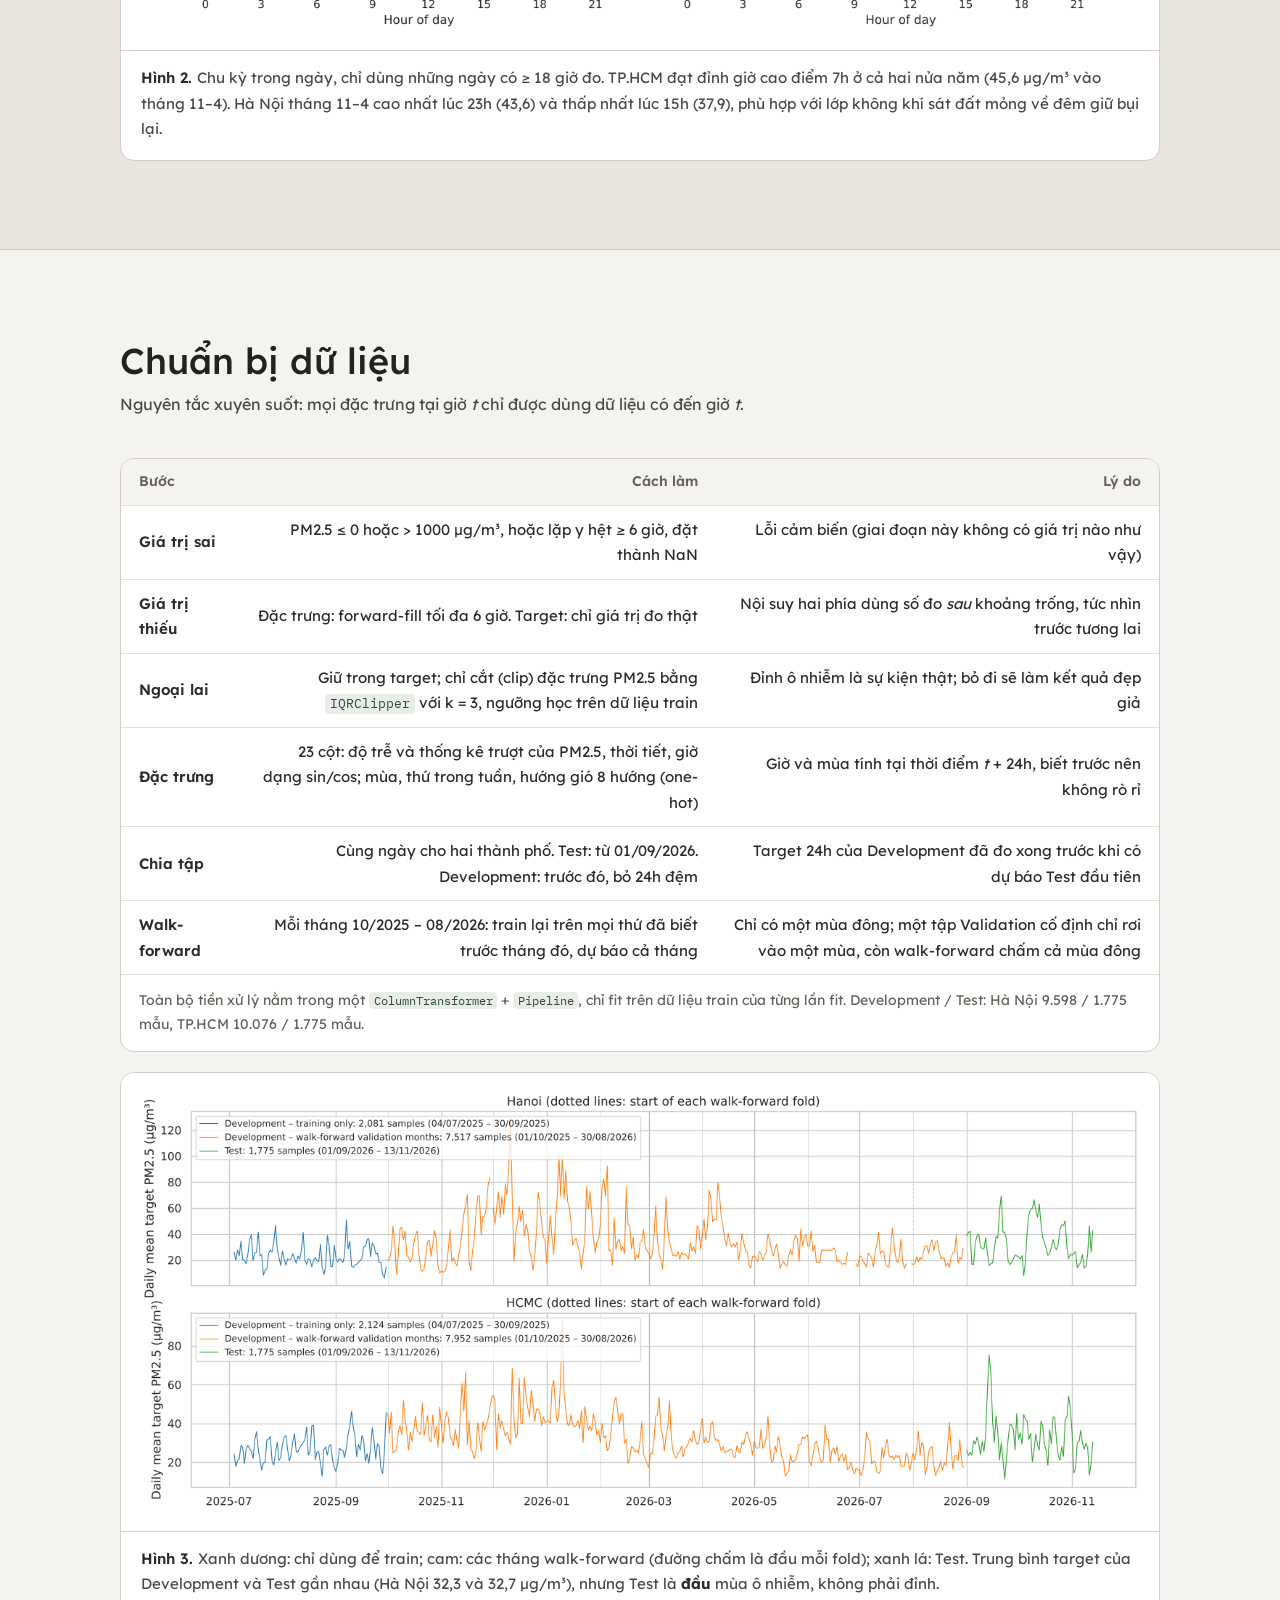
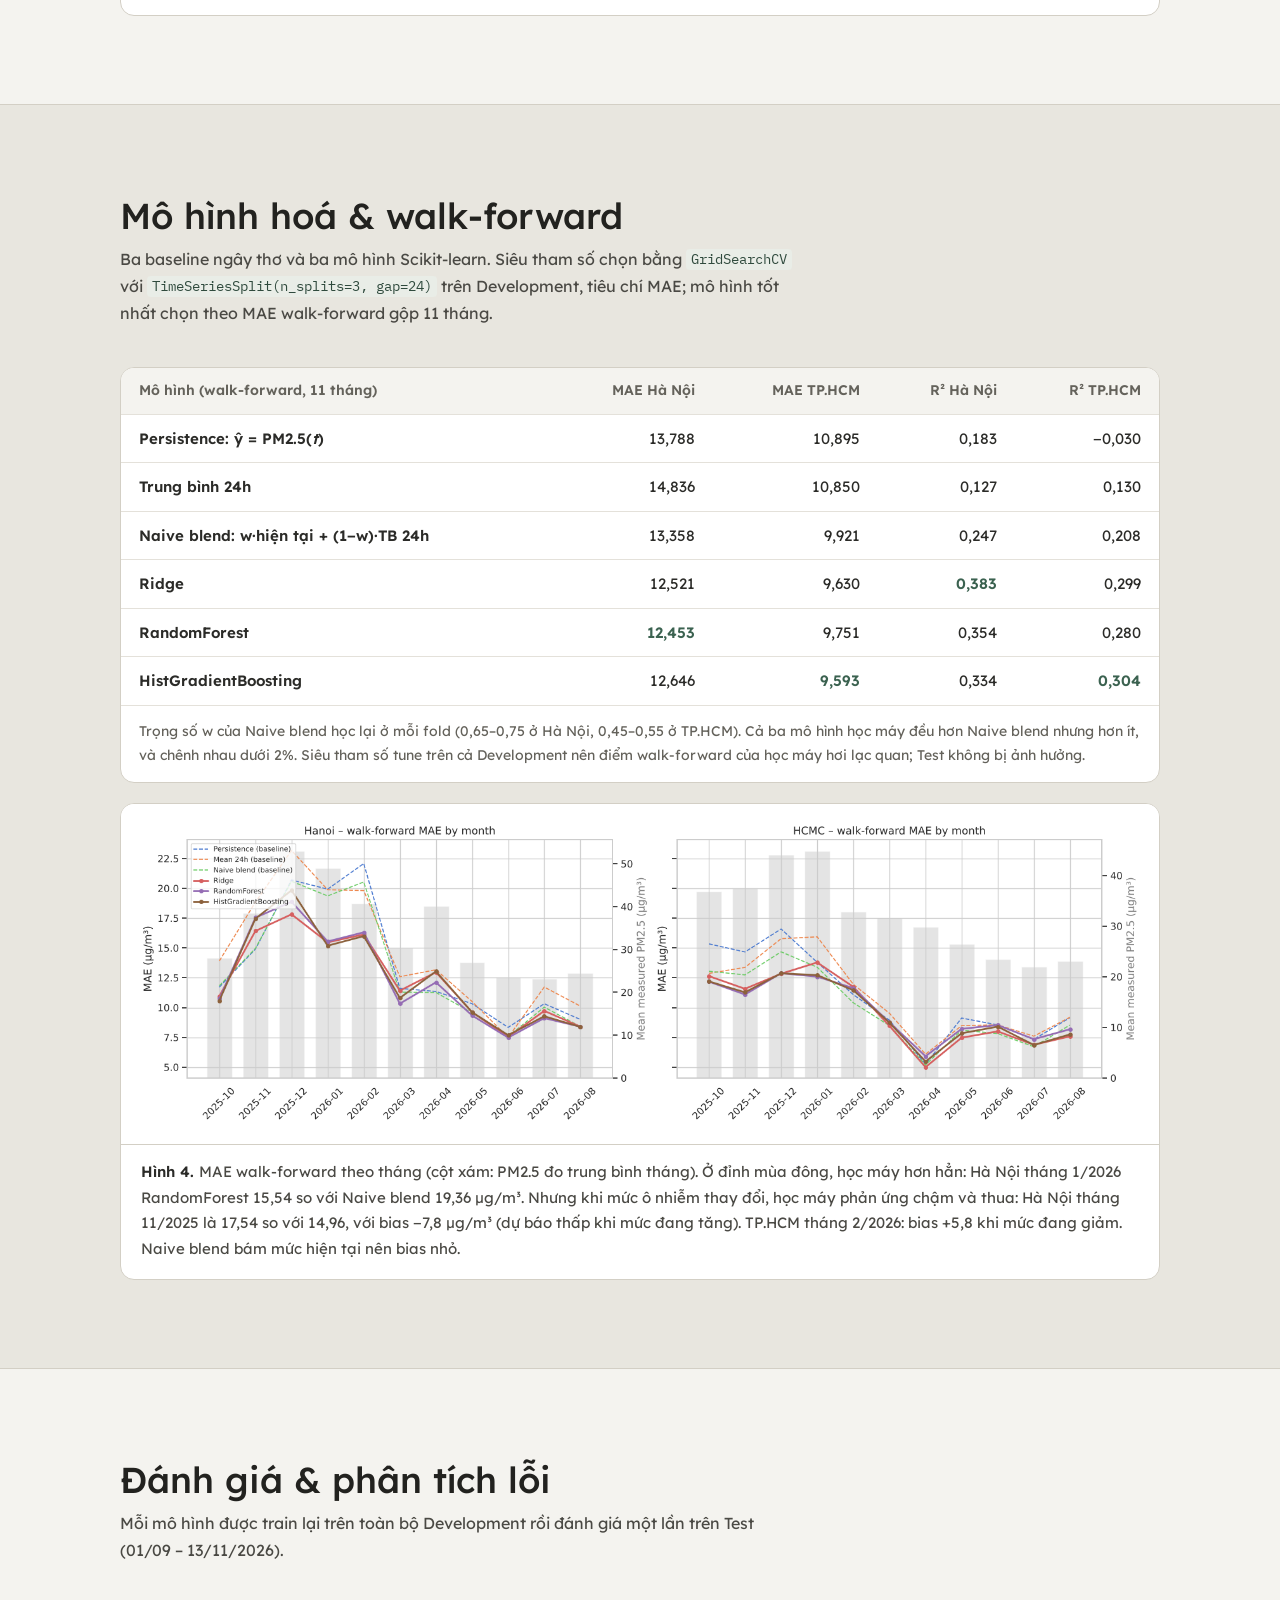
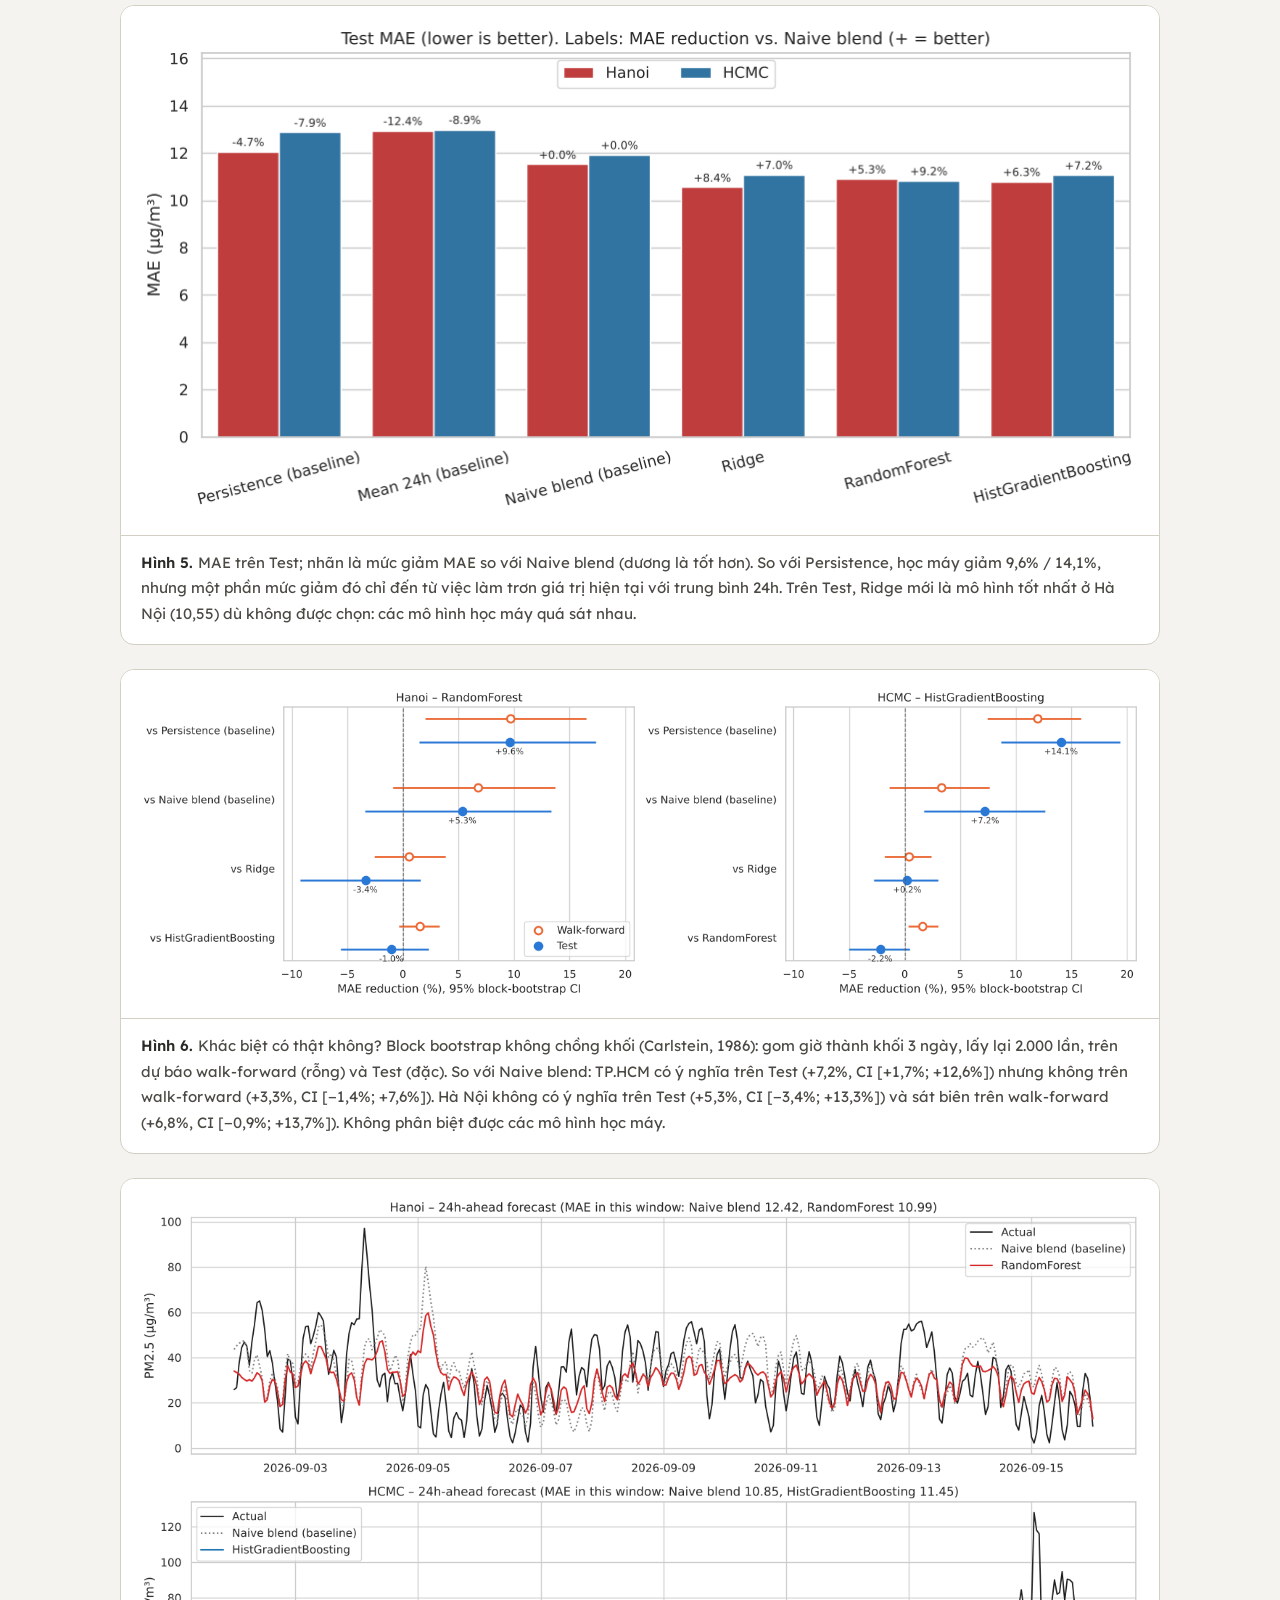
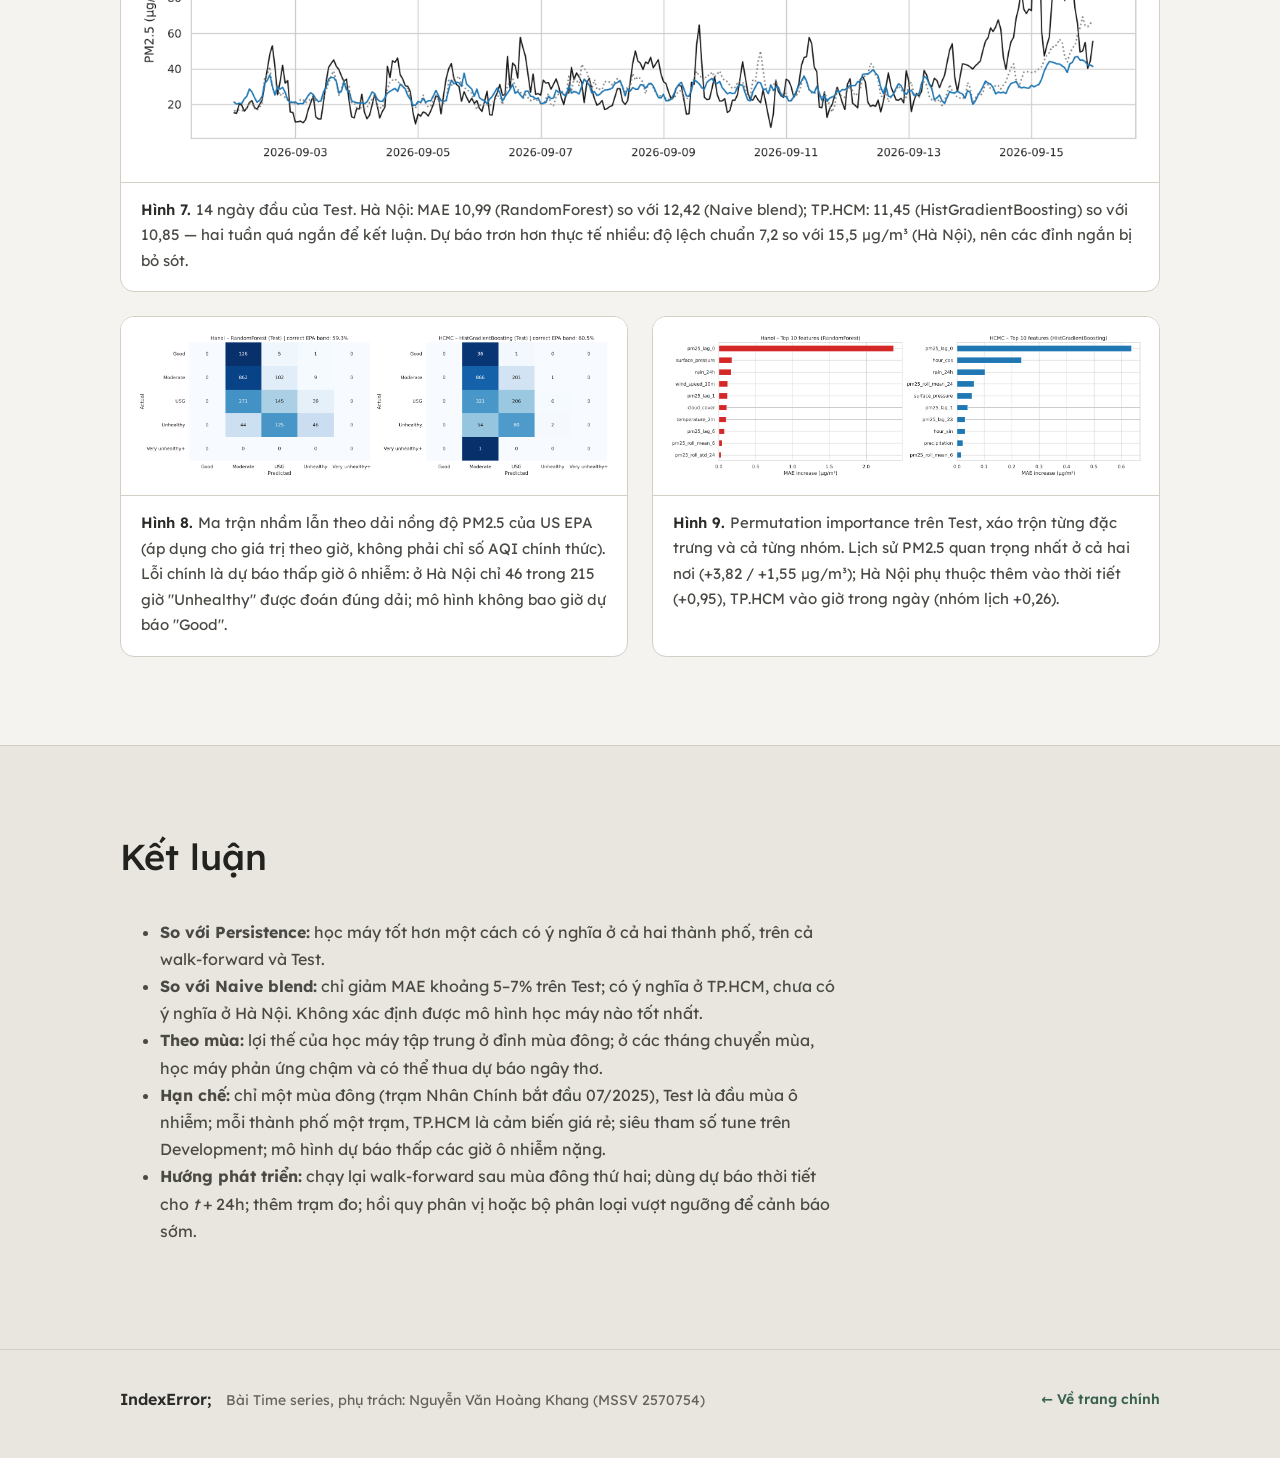
<file: timeseries.html>
<!DOCTYPE html>
<html lang="vi">
<head>
<meta charset="utf-8">
<meta name="viewport" content="width=device-width, initial-scale=1, viewport-fit=cover">
<title>Bài 3: Chuỗi thời gian | IndexError;</title>
<meta name="description" content="Bài tập con 3 của nhóm IndexError: dự báo PM2.5 trước 24 giờ cho Hà Nội và TP.HCM từ dữ liệu quan trắc tự thu thập.">
<link rel="preconnect" href="https://fonts.googleapis.com">
<link rel="preconnect" href="https://fonts.gstatic.com" crossorigin>
<link href="https://fonts.googleapis.com/css2?family=Lexend:wght@400;500;600&family=IBM+Plex+Mono:wght@400;500&display=swap" rel="stylesheet">
<link rel="stylesheet" href="styles.css?v=6">
</head>
<body>
<a class="skip" href="#main">Bỏ qua điều hướng</a>

<header class="topbar">
  <div class="container">
    <a class="brand" href="index.html">IndexError<span>;</span></a>
    <nav class="nav" aria-label="Điều hướng chính">
      <a href="tabular.html">Tabular</a>
      <a href="text.html">Text</a>
      <a href="timeseries.html" aria-current="page">Time series</a>
      <a class="gh" href="https://github.com/perckgg/NTLT/tree/main/03_TimeSeries" rel="noopener">GitHub</a>
    </nav>
  </div>
</header>

<section class="hero">
  <div class="container">
    <div class="hero-grid">
      <div class="hero-main">
        <p class="crumb"><a href="index.html">← Trang chính</a></p>
        <p class="eyebrow">Bài Time series (tự chọn)</p>
        <h1 class="sub">Dự báo PM2.5 trước 24 giờ: Hà Nội và TP.HCM</h1>
        <p class="lede">Tại giờ <i>t</i>, dùng lịch sử PM2.5 và thời tiết hiện tại để dự báo PM2.5 lúc <i>t</i> + 24h. Cùng một pipeline được áp dụng riêng cho từng thành phố để trả lời: học máy hơn một dự báo ngây thơ bao nhiêu, và khác biệt đó có thật hay chỉ do may rủi?</p>
        <div class="actions">
          <a class="btn btn-primary" href="https://colab.research.google.com/github/perckgg/NTLT/blob/main/03_TimeSeries/notebooks/03_TimeSeries_Air_Quality.ipynb" rel="noopener">Mở notebook trên Colab</a>
          <a class="btn btn-ghost" href="#ket-qua">Xem kết quả</a>
        </div>
      </div>
      <aside class="info" aria-label="Tóm tắt bài">
        <h2 class="info-title">Tóm tắt bài</h2>
        <dl>
          <div><dt>Dữ liệu</dt><dd>Tự thu thập qua API: PM2.5 OpenAQ v3 + thời tiết Open-Meteo</dd></div>
          <div><dt>Quy mô</dt><dd>11.976 giờ × 11 cột mỗi thành phố, cùng giai đoạn 04/07/2025 – 14/11/2026</dd></div>
          <div><dt>Thiếu dữ liệu</dt><dd>PM2.5 Hà Nội 3,6%, TP.HCM 0,6%</dd></div>
          <div><dt>Chia tập</dt><dd>Test từ 01/09/2026; chọn mô hình bằng walk-forward 11 tháng (10/2025 – 08/2026)</dd></div>
          <div><dt>Mô hình chọn</dt><dd>Hà Nội: RandomForest · TP.HCM: HistGradientBoosting</dd></div>
        </dl>
      </aside>
    </div>
  </div>
</section>

<main id="main">

  <!-- Kết quả -->
  <section class="section band" id="ket-qua" aria-labelledby="h-kq">
  <div class="container">
    <div class="section-head">
      <div><h2 id="h-kq">Kết quả trên tập Test</h2></div>
      <p>Test là 01/09 – 13/11/2026, dùng đúng một lần; mô hình được chọn trước đó bằng walk-forward. Chỉ chấm trên giá trị PM2.5 đo thật. CI 95% bằng block bootstrap.</p>
    </div>
    <dl class="kpis">
      <div class="kpi"><dt>Hà Nội · MAE</dt><dd><span class="v">10,91 µg/m³</span><span class="d">Naive blend 11,53 → giảm <b>5,3%</b>, CI [−3,4%; +13,3%]: chưa có ý nghĩa</span></dd></div>
      <div class="kpi"><dt>TP.HCM · MAE</dt><dd><span class="v">11,07 µg/m³</span><span class="d">Naive blend 11,93 → giảm <b>7,2%</b>, CI [+1,7%; +12,6%]: có ý nghĩa</span></dd></div>
      <div class="kpi"><dt>So với Persistence</dt><dd><span class="v">−9,6% / −14,1%</span><span class="d">cả hai có ý nghĩa thống kê</span></dd></div>
      <div class="kpi"><dt>Đúng dải nồng độ EPA</dt><dd><span class="v">59,3% / 60,5%</span><span class="d">96,7% / 96,8% lệch tối đa 1 dải</span></dd></div>
    </dl>

    <h3 class="sub-h">Sản phẩm nộp</h3>
    <ul class="deliver">
      <li>
        <span class="kind">Notebook</span>
        <a href="https://colab.research.google.com/github/perckgg/NTLT/blob/main/03_TimeSeries/notebooks/03_TimeSeries_Air_Quality.ipynb" rel="noopener">Google Colab ↗</a>
        <a href="https://github.com/perckgg/NTLT/blob/main/03_TimeSeries/result/03_TimeSeries_Air_Quality_executed.ipynb" rel="noopener">Bản đã chạy trên GitHub ↗</a>
        <span class="note">Chạy được Run all; dữ liệu tự tải từ GitHub nếu không có sẵn.</span>
      </li>
      <li>
        <span class="kind">Báo cáo PDF</span>
        <a href="assets/timeseries/03_TimeSeries_Report.pdf">Tải báo cáo PDF ↗</a>
        <span class="note">Mọi con số được đọc tự động từ notebook đã chạy.</span>
      </li>
      <li>
        <span class="kind">Video trình bày</span>
        <span class="pending">Chưa cập nhật</span>
        <span class="note">5–10 phút, YouTube Public hoặc Unlisted.</span>
      </li>
    </ul>

    <h3 class="sub-h">Nội dung</h3>
    <ul class="toc">
      <li><a href="#eda">1. Mô tả &amp; EDA</a></li>
      <li><a href="#chuan-bi">2. Chuẩn bị dữ liệu</a></li>
      <li><a href="#mo-hinh">3. Mô hình hoá &amp; walk-forward</a></li>
      <li><a href="#danh-gia">4. Đánh giá &amp; phân tích lỗi</a></li>
      <li><a href="#ket-luan">5. Kết luận</a></li>
    </ul>
  </div>
  </section>

  <!-- 1. EDA -->
  <section class="section" id="eda" aria-labelledby="h-eda">
  <div class="container">
    <div class="section-head">
      <div><h2 id="h-eda">Mô tả dữ liệu &amp; EDA</h2></div>
      <p>Mỗi thành phố một trạm quan trắc, ghép với thời tiết cùng giờ tại toạ độ của trạm trên một lưới giờ đầy đủ; giờ không có số đo để trống (NaN).</p>
    </div>

    <div class="table-wrap">
      <table class="kv">
        <tr><th>PM2.5 Hà Nội</th><td>OpenAQ v3, trạm Công viên Nhân Chính – Khuất Duy Tiến (trạm chuẩn của mạng quan trắc Hà Nội). Thiếu 3,6% số giờ; tháng tệ nhất là 06/2026 (thiếu 28%)</td></tr>
        <tr><th>PM2.5 TP.HCM</th><td>OpenAQ v3, trạm CMT8 (cảm biến giá rẻ AirGradient, trạm duy nhất ở TP.HCM có dữ liệu liên tục). Thiếu 0,6%</td></tr>
        <tr><th>Chọn trạm</th><td>Chấm mọi trạm OpenAQ trong bán kính 25 km theo tỉ lệ giờ có số đo và theo <b>giờ trong ngày bị thiếu nhiều nhất</b>. Nhân Chính đo 96,4% số giờ (giờ tệ nhất 95,0%). Trạm cũ 46 Lưu Quang Vũ chỉ đo 51,0%, giờ tệ nhất 27,9%: thiếu dồn vào một số giờ, tức thiếu không ngẫu nhiên, nên bị loại</td></tr>
        <tr><th>Thời tiết</th><td>Open-Meteo Historical Weather: nhiệt độ, độ ẩm, mưa, tốc độ và hướng gió, áp suất, mây. Không thiếu giờ nào</td></tr>
        <tr><th>Ngưỡng WHO</th><td>15 µg/m³ là ngưỡng cho <b>trung bình 24 giờ</b>, nên so với trung bình ngày (ngày có ≥ 18 giờ đo): vượt ngưỡng ở 92,2% số ngày hợp lệ tại Hà Nội và 97,6% tại TP.HCM</td></tr>
        <tr><th>Tự tương quan</th><td>0,95 / 0,88 ở độ trễ 1 giờ nhưng chỉ 0,59 / 0,47 ở độ trễ 24 giờ: dự báo trước một ngày khó hơn nhiều so với dự báo giờ kế tiếp</td></tr>
      </table>
    </div>

    <div class="figs" style="margin-top:20px">
      <figure class="fig">
        <a class="plate wide" href="assets/timeseries/daily.png"><img src="assets/timeseries/daily.png" width="1169" height="454" loading="lazy" alt="Trung bình PM2.5 theo ngày của Hà Nội và TP.HCM so với ngưỡng WHO 15 µg/m³."></a>
        <figcaption>Trung bình PM2.5 theo ngày (chỉ những ngày có ≥ 18 giờ đo) so với ngưỡng WHO. Hà Nội có mùa ô nhiễm mùa đông rõ rệt: trung bình tháng 12 là 54,1 µg/m³, tháng 8 là 22,8 µg/m³. TP.HCM cao nhất tháng 1 (45,0) và thấp nhất tháng 7 (23,4). Dữ liệu chỉ có <b>một mùa đông</b>.</figcaption>
      </figure>
      <figure class="fig">
        <a class="plate wide" href="assets/timeseries/cycle.png"><img src="assets/timeseries/cycle.png" width="1387" height="387" loading="lazy" alt="Trung bình PM2.5 theo giờ trong ngày, mùa khô và mùa mưa, mỗi thành phố một ô."></a>
        <figcaption>Chu kỳ trong ngày, chỉ dùng những ngày có ≥ 18 giờ đo. TP.HCM đạt đỉnh giờ cao điểm 7h ở cả hai nửa năm (45,6 µg/m³ vào tháng 11–4). Hà Nội tháng 11–4 cao nhất lúc 23h (43,6) và thấp nhất lúc 15h (37,9), phù hợp với lớp không khí sát đất mỏng về đêm giữ bụi lại.</figcaption>
      </figure>
    </div>
  </div>
  </section>

  <!-- 2. Chuẩn bị -->
  <section class="section band" id="chuan-bi" aria-labelledby="h-cb">
  <div class="container">
    <div class="section-head">
      <div><h2 id="h-cb">Chuẩn bị dữ liệu</h2></div>
      <p>Nguyên tắc xuyên suốt: mọi đặc trưng tại giờ <i>t</i> chỉ được dùng dữ liệu có đến giờ <i>t</i>.</p>
    </div>

    <div class="table-wrap">
      <table class="data wrap">
        <thead><tr><th scope="col">Bước</th><th scope="col">Cách làm</th><th scope="col">Lý do</th></tr></thead>
        <tbody>
          <tr><th scope="row">Giá trị sai</th><td>PM2.5 ≤ 0 hoặc &gt; 1000 µg/m³, hoặc lặp y hệt ≥ 6 giờ, đặt thành NaN</td><td>Lỗi cảm biến (giai đoạn này không có giá trị nào như vậy)</td></tr>
          <tr><th scope="row">Giá trị thiếu</th><td>Đặc trưng: forward-fill tối đa 6 giờ. Target: chỉ giá trị đo thật</td><td>Nội suy hai phía dùng số đo <i>sau</i> khoảng trống, tức nhìn trước tương lai</td></tr>
          <tr><th scope="row">Ngoại lai</th><td>Giữ trong target; chỉ cắt (clip) đặc trưng PM2.5 bằng <code>IQRClipper</code> với k = 3, ngưỡng học trên dữ liệu train</td><td>Đỉnh ô nhiễm là sự kiện thật; bỏ đi sẽ làm kết quả đẹp giả</td></tr>
          <tr><th scope="row">Đặc trưng</th><td>23 cột: độ trễ và thống kê trượt của PM2.5, thời tiết, giờ dạng sin/cos; mùa, thứ trong tuần, hướng gió 8 hướng (one-hot)</td><td>Giờ và mùa tính tại thời điểm <i>t</i> + 24h, biết trước nên không rò rỉ</td></tr>
          <tr><th scope="row">Chia tập</th><td>Cùng ngày cho hai thành phố. Test: từ 01/09/2026. Development: trước đó, bỏ 24h đệm</td><td>Target 24h của Development đã đo xong trước khi có dự báo Test đầu tiên</td></tr>
          <tr><th scope="row">Walk-forward</th><td>Mỗi tháng 10/2025 – 08/2026: train lại trên mọi thứ đã biết trước tháng đó, dự báo cả tháng</td><td>Chỉ có một mùa đông; một tập Validation cố định chỉ rơi vào một mùa, còn walk-forward chấm cả mùa đông</td></tr>
        </tbody>
        <caption>Toàn bộ tiền xử lý nằm trong một <code>ColumnTransformer</code> + <code>Pipeline</code>, chỉ fit trên dữ liệu train của từng lần fit. Development / Test: Hà Nội 9.598 / 1.775 mẫu, TP.HCM 10.076 / 1.775 mẫu.</caption>
      </table>
    </div>

    <div class="figs" style="margin-top:20px">
      <figure class="fig">
        <a class="plate wide" href="assets/timeseries/split.png"><img src="assets/timeseries/split.png" width="1387" height="587" loading="lazy" alt="Chia Development, các tháng walk-forward và Test theo thời gian cho hai thành phố."></a>
        <figcaption>Xanh dương: chỉ dùng để train; cam: các tháng walk-forward (đường chấm là đầu mỗi fold); xanh lá: Test. Trung bình target của Development và Test gần nhau (Hà Nội 32,3 và 32,7 µg/m³), nhưng Test là <b>đầu</b> mùa ô nhiễm, không phải đỉnh.</figcaption>
      </figure>
    </div>
  </div>
  </section>

  <!-- 3. Mô hình -->
  <section class="section" id="mo-hinh" aria-labelledby="h-mh">
  <div class="container">
    <div class="section-head">
      <div><h2 id="h-mh">Mô hình hoá &amp; walk-forward</h2></div>
      <p>Ba baseline ngây thơ và ba mô hình Scikit-learn. Siêu tham số chọn bằng <code>GridSearchCV</code> với <code>TimeSeriesSplit(n_splits=3, gap=24)</code> trên Development, tiêu chí MAE; mô hình tốt nhất chọn theo MAE walk-forward gộp 11 tháng.</p>
    </div>

    <div class="table-wrap">
      <table class="data">
        <thead><tr><th scope="col">Mô hình (walk-forward, 11 tháng)</th><th scope="col">MAE Hà Nội</th><th scope="col">MAE TP.HCM</th><th scope="col">R² Hà Nội</th><th scope="col">R² TP.HCM</th></tr></thead>
        <tbody>
          <tr><th scope="row">Persistence: ŷ = PM2.5(<i>t</i>)</th><td class="num">13,788</td><td class="num">10,895</td><td class="num">0,183</td><td class="num">−0,030</td></tr>
          <tr><th scope="row">Trung bình 24h</th><td class="num">14,836</td><td class="num">10,850</td><td class="num">0,127</td><td class="num">0,130</td></tr>
          <tr><th scope="row">Naive blend: w·hiện tại + (1−w)·TB 24h</th><td class="num">13,358</td><td class="num">9,921</td><td class="num">0,247</td><td class="num">0,208</td></tr>
          <tr><th scope="row">Ridge</th><td class="num">12,521</td><td class="num">9,630</td><td class="num best">0,383</td><td class="num">0,299</td></tr>
          <tr><th scope="row">RandomForest</th><td class="num best">12,453</td><td class="num">9,751</td><td class="num">0,354</td><td class="num">0,280</td></tr>
          <tr><th scope="row">HistGradientBoosting</th><td class="num">12,646</td><td class="num best">9,593</td><td class="num">0,334</td><td class="num best">0,304</td></tr>
        </tbody>
        <caption>Trọng số w của Naive blend học lại ở mỗi fold (0,65–0,75 ở Hà Nội, 0,45–0,55 ở TP.HCM). Cả ba mô hình học máy đều hơn Naive blend nhưng hơn ít, và chênh nhau dưới 2%. Siêu tham số tune trên cả Development nên điểm walk-forward của học máy hơi lạc quan; Test không bị ảnh hưởng.</caption>
      </table>
    </div>

    <div class="figs" style="margin-top:20px">
      <figure class="fig">
        <a class="plate wide" href="assets/timeseries/wf.png"><img src="assets/timeseries/wf.png" width="1587" height="487" loading="lazy" alt="MAE walk-forward theo tháng của từng mô hình ở hai thành phố, cột xám là PM2.5 trung bình tháng."></a>
        <figcaption>MAE walk-forward theo tháng (cột xám: PM2.5 đo trung bình tháng). Ở đỉnh mùa đông, học máy hơn hẳn: Hà Nội tháng 1/2026 RandomForest 15,54 so với Naive blend 19,36 µg/m³. Nhưng khi mức ô nhiễm thay đổi, học máy phản ứng chậm và thua: Hà Nội tháng 11/2025 là 17,54 so với 14,96, với bias −7,8 µg/m³ (dự báo thấp khi mức đang tăng). TP.HCM tháng 2/2026: bias +5,8 khi mức đang giảm. Naive blend bám mức hiện tại nên bias nhỏ.</figcaption>
      </figure>
    </div>
  </div>
  </section>

  <!-- 4. Đánh giá -->
  <section class="section band" id="danh-gia" aria-labelledby="h-dg">
  <div class="container">
    <div class="section-head">
      <div><h2 id="h-dg">Đánh giá &amp; phân tích lỗi</h2></div>
      <p>Mỗi mô hình được train lại trên toàn bộ Development rồi đánh giá một lần trên Test (01/09 – 13/11/2026).</p>
    </div>

    <div class="figs">
      <figure class="fig">
        <a class="plate wide" href="assets/timeseries/mae.png"><img src="assets/timeseries/mae.png" width="1008" height="498" loading="lazy" alt="MAE trên Test của từng mô hình ở hai thành phố, nhãn là mức giảm so với Naive blend."></a>
        <figcaption>MAE trên Test; nhãn là mức giảm MAE so với Naive blend (dương là tốt hơn). So với Persistence, học máy giảm 9,6% / 14,1%, nhưng một phần mức giảm đó chỉ đến từ việc làm trơn giá trị hiện tại với trung bình 24h. Trên Test, Ridge mới là mô hình tốt nhất ở Hà Nội (10,55) dù không được chọn: các mô hình học máy quá sát nhau.</figcaption>
      </figure>
      <figure class="fig">
        <a class="plate wide" href="assets/timeseries/boot.png"><img src="assets/timeseries/boot.png" width="1487" height="467" loading="lazy" alt="Forest plot khoảng tin cậy 95% của mức giảm MAE, walk-forward và Test."></a>
        <figcaption>Khác biệt có thật không? Block bootstrap không chồng khối (Carlstein, 1986): gom giờ thành khối 3 ngày, lấy lại 2.000 lần, trên dự báo walk-forward (rỗng) và Test (đặc). So với Naive blend: TP.HCM có ý nghĩa trên Test (+7,2%, CI [+1,7%; +12,6%]) nhưng không trên walk-forward (+3,3%, CI [−1,4%; +7,6%]). Hà Nội không có ý nghĩa trên Test (+5,3%, CI [−3,4%; +13,3%]) và sát biên trên walk-forward (+6,8%, CI [−0,9%; +13,7%]). Không phân biệt được các mô hình học máy.</figcaption>
      </figure>
      <figure class="fig">
        <a class="plate wide" href="assets/timeseries/forecast.png"><img src="assets/timeseries/forecast.png" width="1387" height="787" loading="lazy" alt="Dự báo và thực tế trong 14 ngày đầu của Test."></a>
        <figcaption>14 ngày đầu của Test. Hà Nội: MAE 10,99 (RandomForest) so với 12,42 (Naive blend); TP.HCM: 11,45 (HistGradientBoosting) so với 10,85 — hai tuần quá ngắn để kết luận. Dự báo trơn hơn thực tế nhiều: độ lệch chuẩn 7,2 so với 15,5 µg/m³ (Hà Nội), nên các đỉnh ngắn bị bỏ sót.</figcaption>
      </figure>
      <div class="figs two">
        <figure class="fig">
          <a class="plate" href="assets/timeseries/aqi.png"><img src="assets/timeseries/aqi.png" width="1583" height="487" loading="lazy" alt="Ma trận nhầm lẫn theo dải nồng độ EPA."></a>
          <figcaption>Ma trận nhầm lẫn theo dải nồng độ PM2.5 của US EPA (áp dụng cho giá trị theo giờ, không phải chỉ số AQI chính thức). Lỗi chính là dự báo thấp giờ ô nhiễm: ở Hà Nội chỉ 46 trong 215 giờ "Unhealthy" được đoán đúng dải; mô hình không bao giờ dự báo "Good".</figcaption>
        </figure>
        <figure class="fig">
          <a class="plate" href="assets/timeseries/importance.png"><img src="assets/timeseries/importance.png" width="1587" height="487" loading="lazy" alt="Permutation importance của mô hình tốt nhất mỗi thành phố."></a>
          <figcaption>Permutation importance trên Test, xáo trộn từng đặc trưng và cả từng nhóm. Lịch sử PM2.5 quan trọng nhất ở cả hai nơi (+3,82 / +1,55 µg/m³); Hà Nội phụ thuộc thêm vào thời tiết (+0,95), TP.HCM vào giờ trong ngày (nhóm lịch +0,26).</figcaption>
        </figure>
      </div>
    </div>
  </div>
  </section>

  <!-- 5. Kết luận -->
  <section class="section" id="ket-luan" aria-labelledby="h-kl">
  <div class="container">
    <div class="section-head">
      <div><h2 id="h-kl">Kết luận</h2></div>
    </div>
    <div class="prose">
      <ul>
        <li><b>So với Persistence:</b> học máy tốt hơn một cách có ý nghĩa ở cả hai thành phố, trên cả walk-forward và Test.</li>
        <li><b>So với Naive blend:</b> chỉ giảm MAE khoảng 5–7% trên Test; có ý nghĩa ở TP.HCM, chưa có ý nghĩa ở Hà Nội. Không xác định được mô hình học máy nào tốt nhất.</li>
        <li><b>Theo mùa:</b> lợi thế của học máy tập trung ở đỉnh mùa đông; ở các tháng chuyển mùa, học máy phản ứng chậm và có thể thua dự báo ngây thơ.</li>
        <li><b>Hạn chế:</b> chỉ một mùa đông (trạm Nhân Chính bắt đầu 07/2025), Test là đầu mùa ô nhiễm; mỗi thành phố một trạm, TP.HCM là cảm biến giá rẻ; siêu tham số tune trên Development; mô hình dự báo thấp các giờ ô nhiễm nặng.</li>
        <li><b>Hướng phát triển:</b> chạy lại walk-forward sau mùa đông thứ hai; dùng dự báo thời tiết cho <i>t</i> + 24h; thêm trạm đo; hồi quy phân vị hoặc bộ phân loại vượt ngưỡng để cảnh báo sớm.</li>
      </ul>
    </div>
  </div>
  </section>

</main>

<footer class="footer">
  <div class="container">
    <span class="foot-meta"><span class="brand">IndexError;</span><span>Bài Time series, phụ trách: Nguyễn Văn Hoàng Khang (MSSV 2570754)</span></span>
    <a class="btn" href="index.html">← Về trang chính</a>
  </div>
</footer>
</body>
</html>
</file>
<file: styles.css>
/* IndexError; — giao diện dùng chung */
:root{
  --bg:#E8E6DF;
  --band:#F4F3EF;
  --surface:#FFFFFF;
  --chip:#E9EDE7;
  --chip-ink:#2F4A3D;
  --ink:#2B2B28;
  --ink-strong:#22221F;
  --ink-2:#4A4944;
  --muted:#64625B;
  --rule:#D3CFC5;
  --rule-2:#E4E1DA;
  --line:#C6C2B7;
  --accent:#3B6250;
  --accent-ink:#28463A;
  --accent-soft:#E9EDE7;
  --warm:#8A5A2B;
  --warm-soft:#F4EADF;
  --on-accent:#FFFFFF;

  --sans:"Lexend",system-ui,-apple-system,"Segoe UI",sans-serif;
  /* tiêu đề và nội dung cùng dùng Lexend */
  --serif:var(--sans);
  --mono:"IBM Plex Mono",ui-monospace,SFMono-Regular,Menlo,Consolas,monospace;

  --gutter:clamp(16px,5vw,40px);
  --radius:14px;

  color-scheme:light;
  padding-top:env(safe-area-inset-top,0px);
  padding-bottom:env(safe-area-inset-bottom,0px);
}
@media (prefers-color-scheme:dark){
  :root:not([data-theme="light"]){
    color-scheme:dark;
    --bg:#161714;--band:#1C1D1A;--surface:#21231F;--chip:#26302B;--chip-ink:#BFD6C8;
    --ink:#E6E4DD;--ink-strong:#F1EFE8;--ink-2:#BDBAB0;--muted:#9A978D;
    --rule:#30322D;--rule-2:#2A2C27;--line:#3D403A;
    --accent:#8DBFA5;--accent-ink:#B2D6C2;--accent-soft:#24312A;
    --warm:#D9A877;--warm-soft:#33281C;--on-accent:#12201A;
  }
}
:root[data-theme="dark"]{
  color-scheme:dark;
  --bg:#161714;--band:#1C1D1A;--surface:#21231F;--chip:#26302B;--chip-ink:#BFD6C8;
  --ink:#E6E4DD;--ink-strong:#F1EFE8;--ink-2:#BDBAB0;--muted:#9A978D;
  --rule:#30322D;--rule-2:#2A2C27;--line:#3D403A;
  --accent:#8DBFA5;--accent-ink:#B2D6C2;--accent-soft:#24312A;
  --warm:#D9A877;--warm-soft:#33281C;--on-accent:#12201A;
}

*,*::before,*::after{box-sizing:border-box}
html{scroll-behavior:smooth;-webkit-text-size-adjust:100%}
@media (prefers-reduced-motion:reduce){html{scroll-behavior:auto}}
body{
  margin:0;background:var(--bg);color:var(--ink);
  font-family:var(--sans);font-size:16px;line-height:1.7;
  -webkit-font-smoothing:antialiased;
}
img{max-width:100%;height:auto;display:block}
a{color:var(--accent)}
a:hover{color:var(--accent-ink)}
:focus-visible{outline:2px solid var(--accent);outline-offset:3px;border-radius:4px}
.skip{position:absolute;left:-9999px;top:8px;background:var(--surface);padding:8px 12px;z-index:100}
.skip:focus{left:8px}
.container{max-width:1120px;margin:0 auto;padding-inline:var(--gutter)}
code{font-family:var(--mono);font-size:.86em;background:var(--chip);color:var(--chip-ink);padding:.1em .38em;border-radius:4px}

/* ---------- đầu trang ---------- */
.topbar .container{display:flex;flex-wrap:wrap;align-items:center;justify-content:space-between;gap:8px 32px;padding-block:20px}
.brand{font-family:var(--serif);font-weight:600;font-size:20px;color:var(--ink);text-decoration:none}
.brand span{color:var(--accent)}
.nav{display:flex;flex-wrap:wrap;align-items:center;gap:0 4px;font-size:15px}
.nav a{display:inline-flex;align-items:center;min-height:44px;padding:0 12px;color:var(--ink-2);text-decoration:none}
.nav a:hover,.nav a[aria-current="page"]{color:var(--accent)}
.nav .gh{min-height:40px;padding:0 16px;margin-left:8px;border:1px solid var(--line);border-radius:999px;color:var(--ink);font-weight:600}
.nav .gh:hover{border-color:var(--accent);color:var(--accent)}

/* ---------- hero ---------- */
.hero-grid{display:flex;flex-wrap:wrap;gap:48px 72px;align-items:flex-start;
  padding-block:clamp(40px,7vw,88px) clamp(48px,7vw,88px)}
.hero-main{flex:999 1 520px;min-width:0;display:flex;flex-direction:column;gap:20px}
.eyebrow{margin:0;font-size:15px;font-weight:600;color:var(--accent)}
.crumb{margin:0;font-size:15px}
.crumb a{text-decoration:none}
h1{margin:0;font-family:var(--serif);font-weight:500;font-size:clamp(32px,4.2vw,48px);
  line-height:1.2;letter-spacing:-.025em;color:var(--ink-strong)}
h1.sub{font-size:clamp(28px,3.6vw,40px)}
.lede{margin:0;max-width:560px;font-size:18px;color:var(--ink-2)}
.actions{display:flex;flex-wrap:wrap;gap:12px;margin-top:12px}
.btn{display:inline-flex;align-items:center;gap:8px;min-height:48px;padding:0 24px;border-radius:999px;
  font-weight:600;text-decoration:none;border:1px solid transparent}
.btn-primary{background:var(--accent);color:var(--on-accent)}
.btn-primary:hover{background:var(--accent-ink);color:var(--on-accent)}
.btn-ghost{border-color:var(--line);color:var(--ink)}
.btn-ghost:hover{border-color:var(--accent);color:var(--accent)}

/* thông tin bên cạnh hero: danh sách chữ, không đóng khung */
.info{flex:1 1 300px;min-width:0;padding-top:8px}
.info-title{margin:0 0 14px;font-family:var(--sans);font-size:15px;font-weight:600;color:var(--ink)}
.info dl{margin:0;display:flex;flex-direction:column;gap:18px;font-size:15px}
.info dt{color:var(--muted)}
.info dd{margin:2px 0 0;font-weight:600;color:var(--ink)}
.info .pair{display:flex;gap:40px}

/* ---------- các mục, xen kẽ dải nền ---------- */
.section{padding-block:clamp(56px,7vw,88px)}
.band{background:var(--band);border-block:1px solid var(--rule)}
.section-head{margin-bottom:40px}
h2{margin:0 0 8px;font-family:var(--serif);font-weight:500;font-size:clamp(28px,3vw,36px);line-height:1.25;color:var(--ink-strong)}
.section-head p{margin:0;max-width:68ch;color:var(--ink-2)}
h3{margin:0}
.sub-h{margin:44px 0 16px;font-family:var(--serif);font-weight:500;font-size:22px}
.prose{max-width:72ch;color:var(--ink-2)}
.prose p{margin:0 0 1em}
.prose strong{color:var(--ink)}

/* thẻ bài tập */
.grid{display:grid;grid-template-columns:repeat(auto-fit,minmax(min(280px,100%),1fr));gap:24px}
.card{display:flex;flex-direction:column;gap:14px;padding:28px;background:var(--surface);
  border:1px solid var(--rule);border-radius:var(--radius)}
.card-top{display:flex;align-items:baseline;justify-content:space-between;gap:12px}
.card h3{font-family:var(--serif);font-weight:500;font-size:24px}
.kicker{font-size:13px;font-weight:600;color:var(--accent)}
.kicker.warm{color:var(--warm)}
.card p{margin:0;color:var(--ink-2);font-size:16px}
.rows{margin:0;padding:0;list-style:none;display:flex;flex-direction:column;gap:6px;font-size:15px}
.rows li{display:flex;justify-content:space-between;gap:12px;padding:8px 0;border-top:1px solid var(--rule-2)}
.rows li span:first-child{color:var(--muted)}
.rows li span:last-child{font-weight:600}
.card-foot{margin-top:auto;display:flex;flex-wrap:wrap;align-items:center;justify-content:space-between;
  gap:8px 16px;padding-top:8px;font-size:14px;color:var(--muted)}
.go{display:inline-flex;align-items:center;min-height:44px;font-weight:600;text-decoration:none}
.status{font-size:14px;color:var(--muted)}
.status.done{color:var(--accent);font-weight:600}

/* chỉ số */
.kpis{display:grid;grid-template-columns:repeat(auto-fit,minmax(min(200px,100%),1fr));gap:16px;margin:0}
.kpi{padding:18px 20px;border-radius:var(--radius);background:var(--surface);border:1px solid var(--rule)}
.kpi dt{font-size:14px;color:var(--muted)}
.kpi dd{margin:2px 0 0}
.kpi .v{display:block;font-family:var(--serif);font-size:clamp(24px,2.4vw,30px);font-weight:500;line-height:1.25;
  color:var(--ink-strong);white-space:nowrap;font-variant-numeric:tabular-nums}
.kpi .d{display:block;margin-top:4px;font-size:14px;color:var(--ink-2)}
.kpi .d b{color:var(--ink);font-weight:600}
.minis{margin:0;display:flex;flex-direction:column}
.minis div{display:flex;justify-content:space-between;gap:12px;padding:8px 0;border-top:1px solid var(--rule-2);font-size:15px}
.minis dt{color:var(--muted)}
.minis dd{margin:0;font-weight:600}

/* hình */
main{counter-reset:hinh}
.fig{margin:0;background:var(--surface);border:1px solid var(--rule);border-radius:var(--radius);overflow:hidden}
.fig .plate{display:block;background:#fff;padding:clamp(8px,1.5vw,16px);border-bottom:1px solid var(--rule)}
.fig .plate img{margin:0 auto}
.fig figcaption{padding:14px 20px 18px;font-size:15px;color:var(--ink-2)}
.fig figcaption::before{counter-increment:hinh;content:"Hình " counter(hinh) ". ";font-weight:600;color:var(--ink)}
.fig figcaption b{color:var(--ink)}
.figs{display:grid;gap:24px}
.figs.two{grid-template-columns:repeat(auto-fit,minmax(min(420px,100%),1fr))}
@media (max-width:720px){
  .fig .plate.wide{overflow-x:auto}
  .fig .plate.wide img{max-width:none;width:720px}
}

/* bảng */
.table-wrap{overflow-x:auto;background:var(--surface);border:1px solid var(--rule);border-radius:var(--radius)}
table.data{width:100%;border-collapse:collapse;font-size:15px;font-variant-numeric:tabular-nums}
table.data caption{text-align:left;padding:14px 18px;font-size:14px;color:var(--muted);caption-side:bottom;border-top:1px solid var(--rule-2)}
table.data th,table.data td{padding:11px 18px;border-bottom:1px solid var(--rule-2);text-align:right;white-space:nowrap}
table.data th:first-child,table.data td:first-child{text-align:left}
table.data thead th{font-weight:600;font-size:14px;color:var(--muted);background:var(--band)}
table.data tbody tr:last-child td,table.data tbody tr:last-child th{border-bottom:0}
table.data tbody th{font-weight:600}
table.data tr.hl td,table.data tr.hl th{background:var(--accent-soft)}
table.data td.best{font-weight:600;color:var(--accent)}
table.data.wrap td,table.data.wrap th{white-space:normal}
table.kv{width:100%;border-collapse:collapse;font-size:15px}
table.kv th,table.kv td{text-align:left;padding:12px 18px;border-bottom:1px solid var(--rule-2);vertical-align:top}
table.kv th{font-weight:600;font-size:14px;color:var(--muted);width:12rem}
table.kv tr:last-child th,table.kv tr:last-child td{border-bottom:0}

/* sản phẩm nộp, mục lục, ghi chú */
.deliver{list-style:none;margin:0;padding:0;display:grid;gap:16px;grid-template-columns:repeat(auto-fit,minmax(min(260px,100%),1fr))}
.deliver li{padding:20px 22px;background:var(--surface);border:1px solid var(--rule);border-radius:var(--radius);display:flex;flex-direction:column;gap:4px}
.deliver .kind{font-size:14px;color:var(--muted)}
.deliver a{font-weight:600;text-decoration:none;min-height:32px;display:inline-flex;align-items:center}
.deliver .pending{font-weight:600;color:var(--muted)}
.deliver .note{font-size:14px;color:var(--ink-2)}
.pending-text{color:var(--muted)}
.toc{list-style:none;margin:0;padding:0;display:flex;flex-wrap:wrap;gap:8px;font-size:15px}
.toc a{display:inline-flex;align-items:center;min-height:40px;padding:0 16px;border-radius:999px;
  border:1px solid var(--line);color:var(--ink-2);text-decoration:none}
.toc a:hover{border-color:var(--accent);color:var(--accent)}
.callout{padding:16px 20px;border-left:3px solid var(--accent);background:var(--accent-soft);border-radius:0 10px 10px 0;color:var(--ink-2);font-size:16px}
.callout strong{color:var(--ink)}

/* quy trình */
.steps{list-style:none;margin:0;padding:0;display:grid;grid-template-columns:repeat(auto-fit,minmax(min(220px,100%),1fr));gap:32px}
.steps li{display:flex;flex-direction:column;gap:10px}
.steps .n{font-family:var(--serif);font-size:28px;line-height:1.2;color:var(--accent)}
.steps h3{font-size:18px;font-weight:600}
.steps p{margin:0;font-size:15px;color:var(--ink-2)}

/* thành viên */
.people{list-style:none;margin:0;padding:0;display:flex;flex-direction:column}
.people li{display:flex;flex-wrap:wrap;align-items:center;gap:4px 32px;padding:18px 0;border-top:1px solid var(--rule)}
.people li:last-child{border-bottom:1px solid var(--rule)}
.people .name{flex:1 1 260px;font-size:18px;font-weight:600}
.people .role{flex:2 1 300px;font-size:15px;color:var(--ink-2)}
.people .id{flex:0 1 120px;font-family:var(--mono);font-size:14px;color:var(--muted)}
.people .link{flex:0 0 auto;display:inline-flex;align-items:center;min-height:44px;min-width:7.5em;font-size:15px;font-weight:600;text-decoration:none}
.people span.link{color:var(--muted);font-weight:400}

/* công cụ, danh sách việc */
.stack{list-style:none;margin:0;padding:0;display:flex;flex-wrap:wrap;gap:10px;font-size:15px}
.stack li{padding:6px 14px;border-radius:8px;background:var(--chip);color:var(--chip-ink)}
.checklist{list-style:none;margin:0;padding:0;display:flex;flex-direction:column}
.checklist li{padding:14px 0;border-top:1px solid var(--rule);color:var(--ink-2)}
.checklist li:last-child{border-bottom:1px solid var(--rule)}

/* chân trang */
.footer{border-top:1px solid var(--rule)}
.footer .container{display:flex;flex-wrap:wrap;align-items:center;justify-content:space-between;gap:8px 24px;
  padding-block:28px 36px;font-size:14px;color:var(--muted)}
.footer .brand{font-size:16px;color:var(--ink)}
.footer small{font-size:14px}
.footer .btn{min-height:44px;padding:0;border:0;color:var(--accent)}
.footer .btn:hover{color:var(--accent-ink)}

@media (max-width:560px){
  .nav .gh{margin-left:0}
  table.kv th{width:auto}
}
.rows li span.done{color:var(--accent)}
.foot-meta{display:inline-flex;flex-wrap:wrap;align-items:baseline;gap:4px 14px}
</file>
